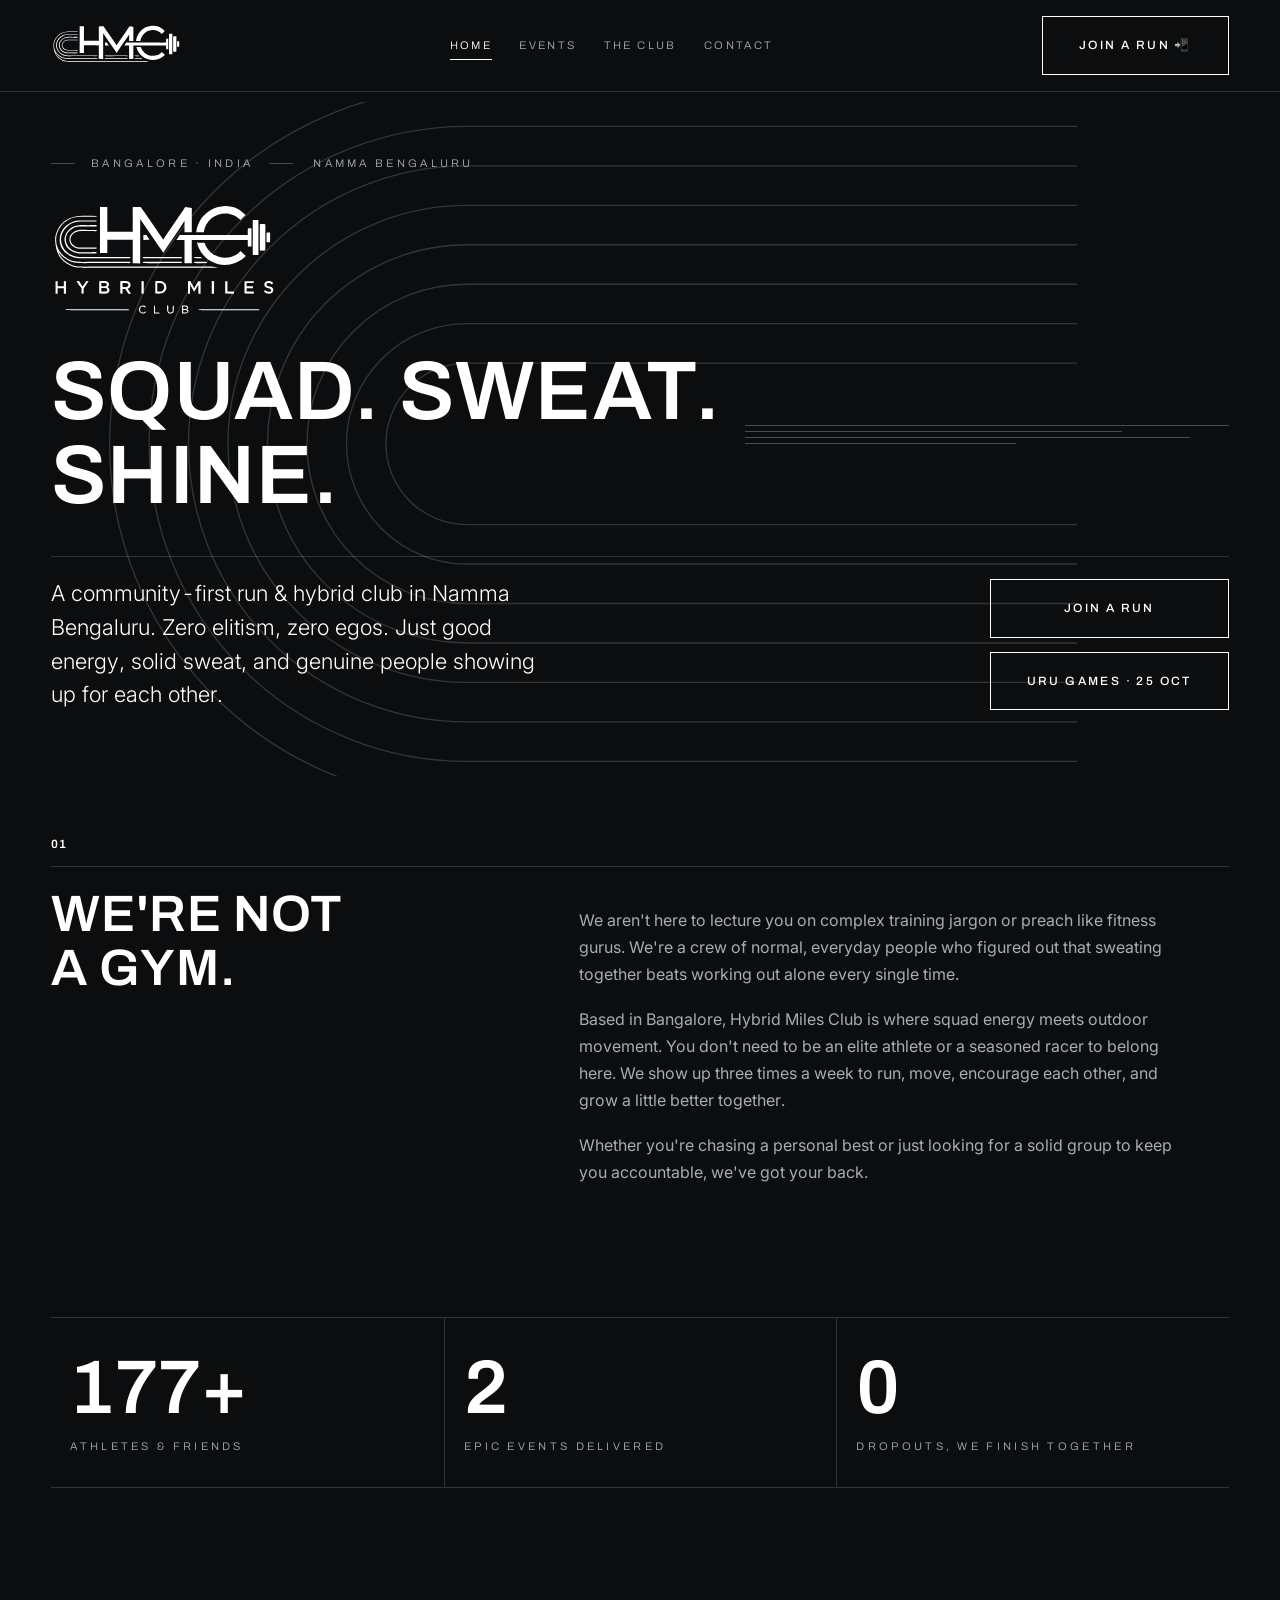
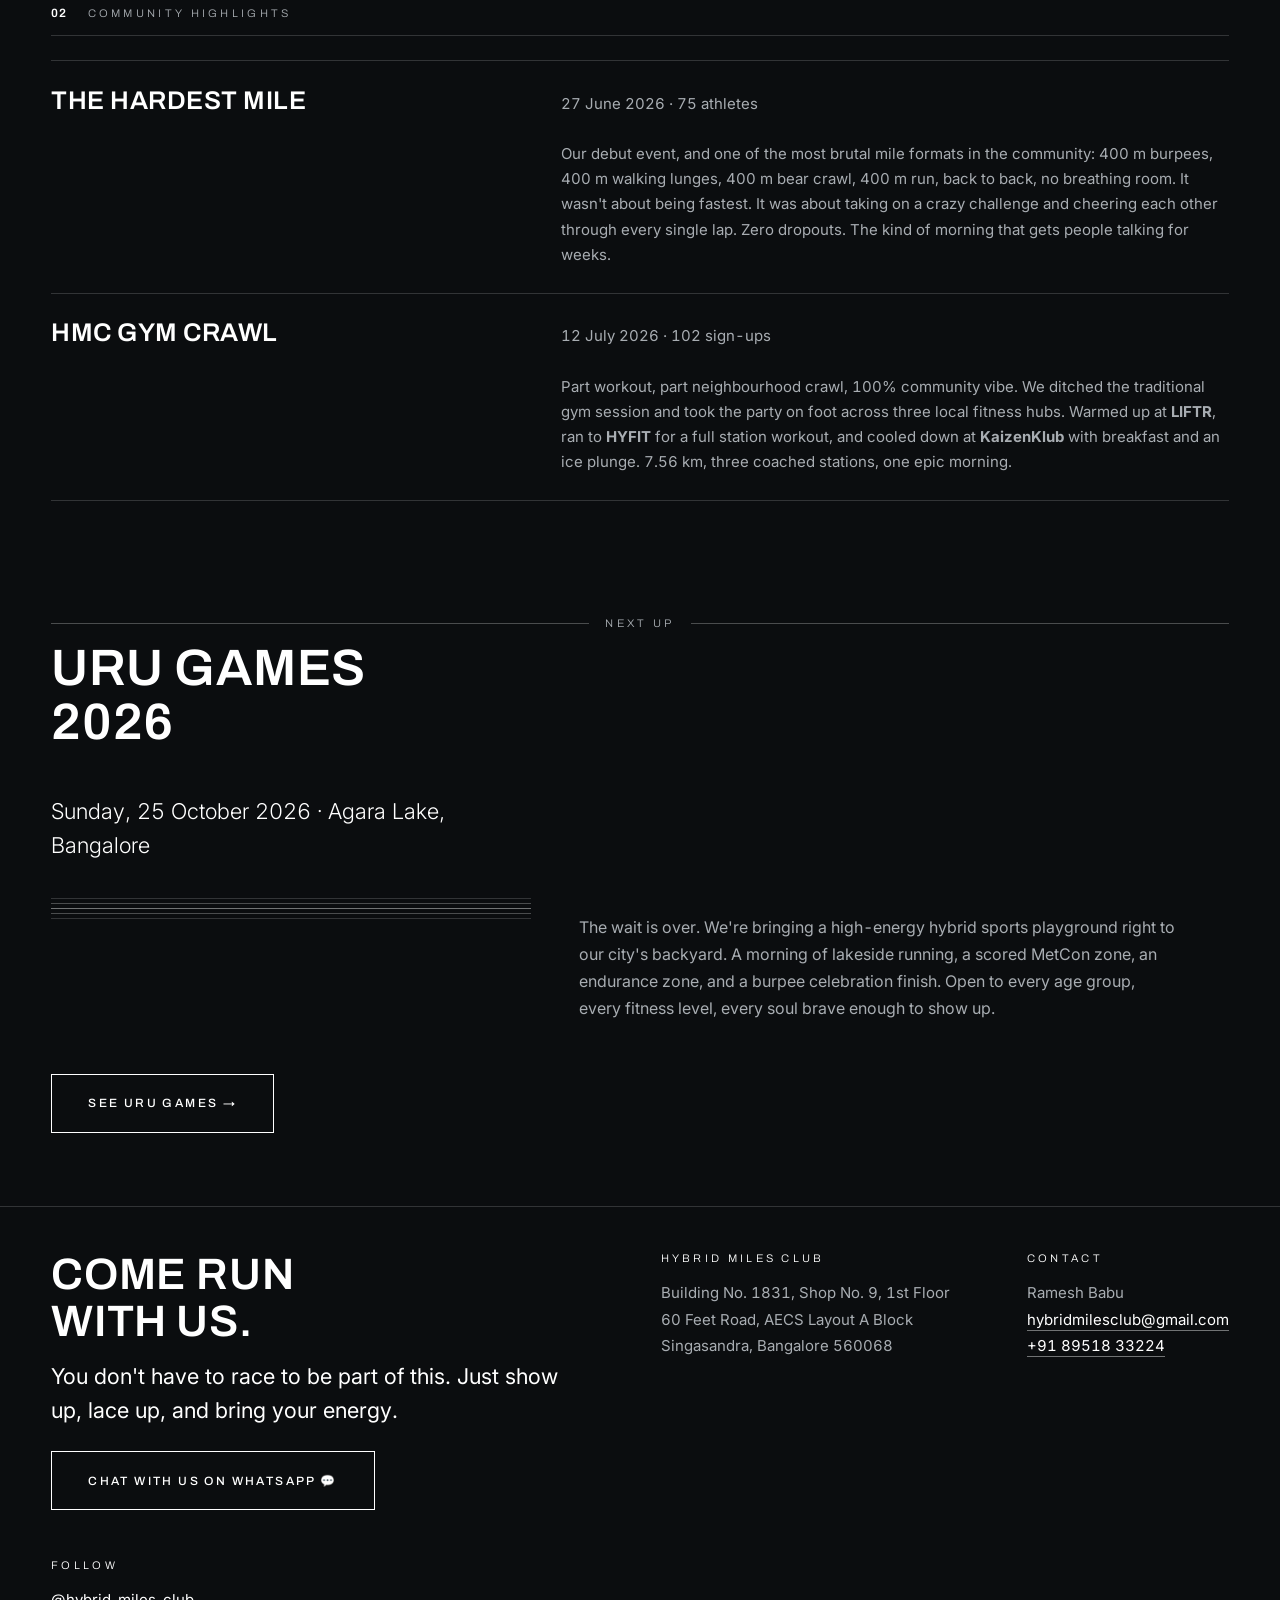
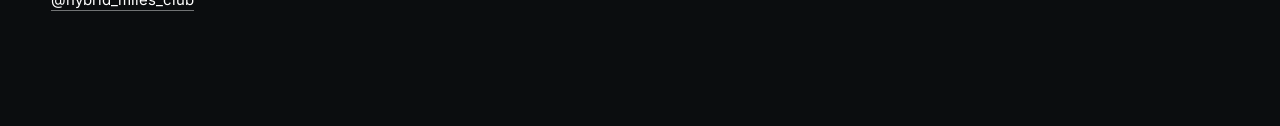
<file: index.html>
<!doctype html>
<html lang="en">
	<head>
		<meta charset="utf-8" />
		<meta name="viewport" content="width=device-width, initial-scale=1" />
		<title>Hybrid Miles Club — Squad. Sweat. Shine.</title>
		<meta
			name="description"
			content="Hybrid Miles Club is a community-first run and hybrid club in Namma Bengaluru. Three sessions a week, zero elitism. Home of URU GAMES 2026."
		/>
		<link rel="preconnect" href="https://fonts.googleapis.com" />
		<link rel="preconnect" href="https://fonts.gstatic.com" crossorigin />
		<link
			href="https://fonts.googleapis.com/css2?family=Archivo:wght@300;400;500;600;700&family=Inter:wght@300;400;500;600&family=Anton&display=swap"
			rel="stylesheet"
		/>
		<link rel="stylesheet" href="styles.css" />
	</head>
	<body>
		<a class="skip" href="#main">Skip to content</a>

		<!--
			VOICE NOTE: from here down, Home intentionally breaks one rule
			the rest of the site still follows — it uses emoji in button
			labels, and its tagline/tone is the casual "Squad. Sweat.
			Shine." voice. The old "Run. Lift. Repeat." tagline has since
			been retired site-wide; every footer (including this one) now
			shares the same "© 2026 Hybrid Miles Club · Namma Bengaluru"
			line for consistency.
		-->
		<header class="site-head">
			<div class="site-head__inner">
				<a class="brandmark" href="index.html"
					><img src="hmc-mark-white.svg" alt="Hybrid Miles Club"
				/></a>
				<nav class="nav" aria-label="Primary">
					<a href="index.html" aria-current="page">Home</a>
					<a href="events.html">Events</a>
					<a href="club.html">The Club</a>
					<a href="contact.html">Contact</a>
				</nav>
				<a
					class="btn site-head__cta"
					href="https://chat.whatsapp.com/Bzyyiye3Cej59zLRn5bAnW?mode=gi_t"
					target="_blank"
					rel="noopener"
					>Join a run 📲</a
				>
			</div>
		</header>

		<main id="main">
			<!-- ══ HERO — HMC identity, track-bend motif behind ══════ -->
			<section class="hero">
				<div class="hero__bend" data-parallax="drift" aria-hidden="true"></div>
				<div class="wrap hero__inner">
					<div class="hero__meta">
						<p class="label label--ruled">Bangalore · India</p>
						<p class="label">Namma Bengaluru</p>
					</div>

					<img
						class="hero__logo"
						src="hmc-full-white.svg"
						alt="Hybrid Miles Club"
					/>

					<div class="streakline">
						<h1 class="display">Squad. Sweat.<br />Shine.</h1>
						<div class="streaks" aria-hidden="true">
							<i></i><i></i><i></i><i></i>
						</div>
					</div>

					<div class="hero__foot">
						<p class="lede">
							A community-first run &amp; hybrid club in Namma Bengaluru. Zero
							elitism, zero egos. Just good energy, solid sweat, and genuine
							people showing up for each other.
						</p>
						<div style="display: flex; flex-direction: column; gap: 0.85rem">
							<a
								class="btn"
								href="https://chat.whatsapp.com/Bzyyiye3Cej59zLRn5bAnW?mode=gi_t"
								target="_blank"
								rel="noopener"
								>Join a run</a
							>
							<a class="btn btn--ghost" href="events.html"
								>URU Games · 25 Oct</a
							>
						</div>
					</div>
				</div>
			</section>

			<!-- ══ WHAT HMC IS ══════════════════════════════════════ -->
			<section class="section">
				<div class="wrap">
					<div class="eyebrow">
						<span class="eyebrow__num">01</span>
						<p class="label">We're not a gym</p>
					</div>

					<div class="split">
						<h2 class="display">We're not<br />a gym.</h2>
						<div class="prose">
							<p>
								We aren't here to lecture you on complex training jargon or
								preach like fitness gurus. We're a crew of normal, everyday
								people who figured out that sweating together beats working out
								alone every single time.
							</p>
							<p>
								Based in Bangalore, Hybrid Miles Club is where squad energy
								meets outdoor movement. You don't need to be an elite athlete or
								a seasoned racer to belong here. We show up three times a week
								to run, move, encourage each other, and grow a little better
								together.
							</p>
							<p>
								Whether you're chasing a personal best or just looking for a
								solid group to keep you accountable, we've got your back.
							</p>
						</div>
					</div>
				</div>
			</section>

			<!-- ══ STATS BAR ════════════════════════════════════════ -->
			<section class="section">
				<div class="wrap">
					<div class="stats stats--3">
						<div class="stat">
							<span class="stat__num">177+</span>
							<p class="label">Athletes &amp; friends</p>
						</div>
						<div class="stat">
							<span class="stat__num">2</span>
							<p class="label">Epic events delivered</p>
						</div>
						<div class="stat">
							<span class="stat__num">0</span>
							<p class="label">Dropouts, we finish together</p>
						</div>
					</div>
				</div>
			</section>

			<!-- ══ PAST EVENTS — verified facts, new voice ═══════════
			     Dates/numbers below are the confirmed real ones (27 June
			     2026 · 75 athletes; 12 July 2026 · 102 sign-ups). An
			     earlier draft of this section carried fabricated 2024
			     dates and an invented partner club — corrected here.
			     ═══════════════════════════════════════════════════ -->
			<section class="section">
				<div class="wrap">
					<div class="eyebrow">
						<span class="eyebrow__num">02</span>
						<p class="label">Community highlights</p>
					</div>

					<div class="roster">
						<div class="person">
							<h2 class="person__name">The Hardest Mile</h2>
							<p class="person__note">
								27 June 2026 · 75 athletes<br /><br />
								Our debut event, and one of the most brutal mile formats in the
								community: 400&nbsp;m burpees, 400&nbsp;m walking lunges,
								400&nbsp;m bear crawl, 400&nbsp;m run, back to back, no
								breathing room. It wasn't about being fastest. It was about
								taking on a crazy challenge and cheering each other through
								every single lap. Zero dropouts. The kind of morning that gets
								people talking for weeks.
							</p>
						</div>
						<div class="person">
							<h2 class="person__name">HMC Gym Crawl</h2>
							<p class="person__note">
								12 July 2026 · 102 sign-ups<br /><br />
								Part workout, part neighbourhood crawl, 100% community vibe. We
								ditched the traditional gym session and took the party on foot
								across three local fitness hubs. Warmed up at
								<strong>LIFTR</strong>, ran to <strong>HYFIT</strong> for a full
								station workout, and cooled down at
								<strong>KaizenKlub</strong> with breakfast and an ice plunge.
								7.56&nbsp;km, three coached stations, one epic morning.
							</p>
						</div>
					</div>
				</div>
			</section>

			<!-- ══ UPCOMING: URU GAMES 2026 ═══════════════════════════ -->
			<section class="section">
				<div class="wrap">
					<p class="label label--ruled">Next up</p>

					<h2 class="display mt-l">URU Games<br />2026</h2>

					<p class="lede" style="margin-top: 1.25rem">
						Sunday, 25 October 2026 · Agara Lake, Bangalore
					</p>

					<div class="split mt-l">
						<div class="rules" aria-hidden="true">
							<i></i><i></i><i></i><i></i><i></i>
						</div>
						<div class="prose">
							<p>
								The wait is over. We're bringing a high-energy hybrid sports
								playground right to our city's backyard. A morning of lakeside
								running, a scored MetCon zone, an endurance zone, and a burpee
								celebration finish. Open to every age group, every fitness
								level, every soul brave enough to show up.
							</p>
						</div>
					</div>

					<p class="mt-l">
						<a class="btn" href="events.html">See URU Games →</a>
					</p>
				</div>
			</section>
		</main>

		<!-- ══ FOOTER — "Come run with us" ════════════════════════
		     New Home-only footer voice. Real contact facts (address,
		     phone, email, Instagram) are kept — the blueprint's version
		     dropped them, which read as an oversight rather than a
		     deliberate instruction to remove real business info.
		     ═══════════════════════════════════════════════════════ -->
		<footer class="site-foot">
			<div class="wrap">
				<div class="site-foot__inner">
					<div>
						<h2 class="display" style="font-size: clamp(1.75rem, 4vw, 2.75rem)">
							Come run<br />with us.
						</h2>
						<p class="lede" style="margin-top: 1rem; font-weight: 400">
							You don't have to race to be part of this. Just show up, lace up,
							and bring your energy.
						</p>
						<p style="margin-top: 1.5rem">
							<a
								class="btn"
								href="https://chat.whatsapp.com/Bzyyiye3Cej59zLRn5bAnW?mode=gi_t"
								target="_blank"
								rel="noopener"
								>Chat with us on WhatsApp 💬</a
							>
						</p>
					</div>
					<div>
						<p class="label">Hybrid Miles Club</p>
						<address>
							Building No. 1831, Shop No. 9, 1st Floor<br />
							60 Feet Road, AECS Layout A Block<br />
							Singasandra, Bangalore 560068
						</address>
					</div>
					<div>
						<p class="label">Contact</p>
						<address>
							Ramesh Babu<br />
							<a class="textlink" href="mailto:hybridmilesclub@gmail.com"
								>hybridmilesclub@gmail.com</a
							><br />
							<a class="textlink" href="tel:+918951833224">+91 89518 33224</a>
						</address>
					</div>
					<div>
						<p class="label">Follow</p>
						<address>
							<a
								class="textlink"
								href="https://www.instagram.com/hybrid_miles_club/"
								rel="noopener"
								>@hybrid_miles_club</a
							>
						</address>
					</div>
				</div>
				<p class="label" style="margin-top: 2.5rem">
					© 2026 Hybrid Miles Club · Namma Bengaluru ·
					<a class="textlink" href="terms.html">Terms &amp; Conditions</a>
				</p>
			</div>
		</footer>
		<script src="reveal.js" defer></script>
		<script src="parallax.js" defer></script>
	</body>
</html>
</file>
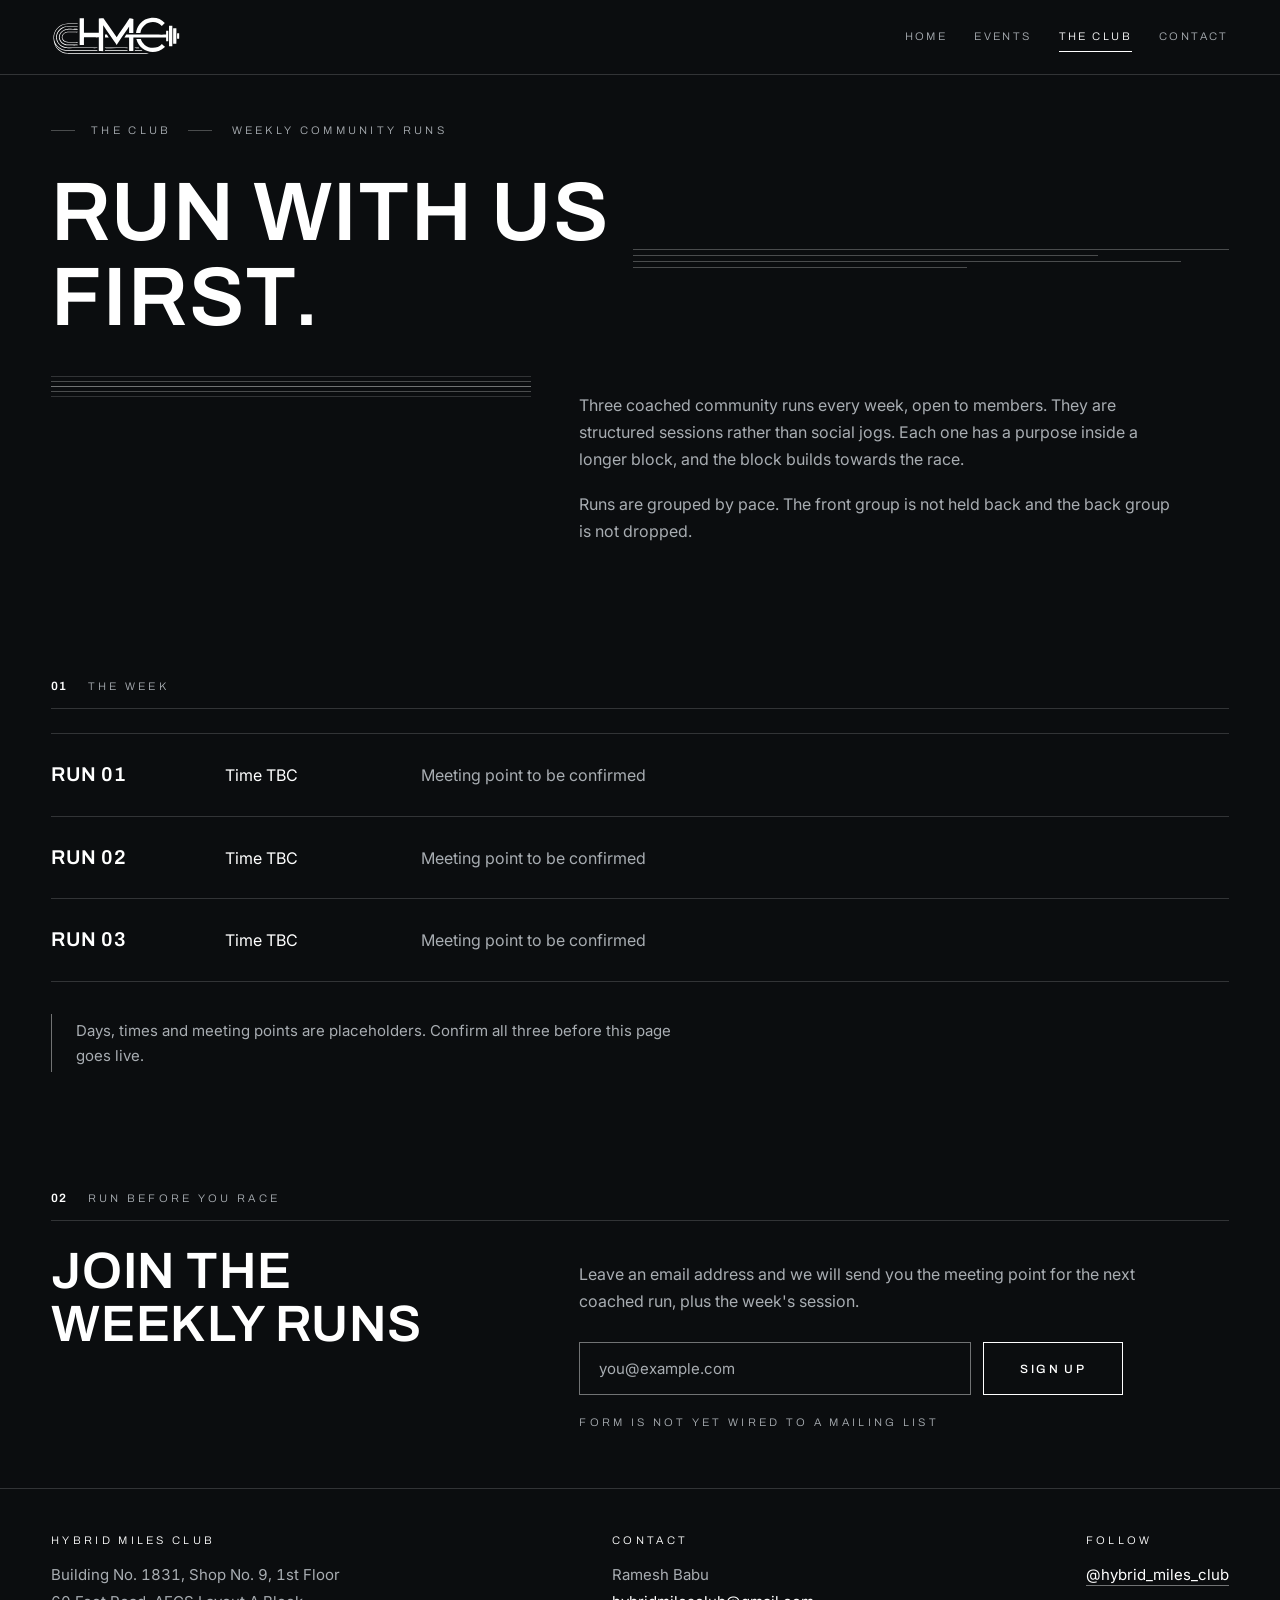
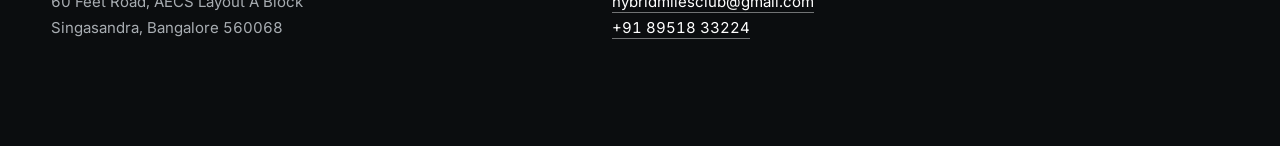
<file: club.html>
<!doctype html>
<html lang="en">
	<head>
		<meta charset="utf-8" />
		<meta name="viewport" content="width=device-width, initial-scale=1" />
		<title>The Club — Hybrid Miles Club</title>
		<meta name="description" content="Three coached community runs a week with Hybrid Miles Club, Singasandra, Bangalore. Run with us before you race." />
		<link rel="preconnect" href="https://fonts.googleapis.com" />
		<link rel="preconnect" href="https://fonts.gstatic.com" crossorigin />
		<link href="https://fonts.googleapis.com/css2?family=Archivo:wght@300;400;500;600;700&family=Inter:wght@300;400;500;600&family=Anton&display=swap" rel="stylesheet" />
		<link rel="stylesheet" href="styles.css" />
	</head>
	<body>
		<a class="skip" href="#main">Skip to content</a>

		<header class="site-head">
			<div class="site-head__inner">
				<a class="brandmark" href="index.html"
					><img src="hmc-mark-white.svg" alt="Hybrid Miles Club"
				/></a>
				<nav class="nav" aria-label="Primary">
					<a href="index.html">Home</a>
					<a href="events.html">Events</a>
					<a href="club.html" aria-current="page">The Club</a>
					<a href="contact.html">Contact</a>
				</nav>
			</div>
		</header>

		<main id="main">
			<section class="section" style="padding-top: clamp(1.75rem, 4vw, 3rem)">
				<div class="wrap">
					<div class="hero__meta">
						<p class="label label--ruled">The Club</p>
						<p class="label">Weekly community runs</p>
					</div>

					<div class="streakline">
						<h1 class="display">Run with us<br />first.</h1>
						<div class="streaks" aria-hidden="true"><i></i><i></i><i></i><i></i></div>
					</div>

					<div class="split mt-l">
						<div class="rules" aria-hidden="true">
							<i></i><i></i><i></i><i></i><i></i>
						</div>
						<div class="prose">
							<p>
								Three coached community runs every week, open to members. They
								are structured sessions rather than social jogs. Each one has a
								purpose inside a longer block, and the block builds towards the
								race.
							</p>
							<p>
								Runs are grouped by pace. The front group is not held back and
								the back group is not dropped.
							</p>
						</div>
					</div>
				</div>
			</section>

			<section class="section">
				<div class="wrap">
					<div class="eyebrow">
						<span class="eyebrow__num">01</span>
						<p class="label">The week</p>
					</div>

					<div class="runs">
						<div class="run">
							<p class="run__day">Run 01</p>
							<p class="run__time">Time TBC</p>
							<p class="run__where">Meeting point to be confirmed</p>
						</div>
						<div class="run">
							<p class="run__day">Run 02</p>
							<p class="run__time">Time TBC</p>
							<p class="run__where">Meeting point to be confirmed</p>
						</div>
						<div class="run">
							<p class="run__day">Run 03</p>
							<p class="run__time">Time TBC</p>
							<p class="run__where">Meeting point to be confirmed</p>
						</div>
					</div>

					<p class="note">
						Days, times and meeting points are placeholders. Confirm all three
						before this page goes live.
					</p>
				</div>
			</section>

			<section class="section">
				<div class="wrap">
					<div class="eyebrow">
						<span class="eyebrow__num">02</span>
						<p class="label">Run before you race</p>
					</div>

					<div class="split">
						<h2 class="display">Join the<br />weekly runs</h2>
						<div>
							<p class="prose">
								Leave an email address and we will send you the meeting point for
								the next coached run, plus the week's session.
							</p>
							<form class="signup" onsubmit="return false">
								<label class="skip" for="email">Email address</label>
								<input id="email" type="email" name="email"
									placeholder="you@example.com" autocomplete="email" required />
								<button class="btn" type="submit">Sign up</button>
							</form>
							<p class="label" style="margin-top: 1.25rem">
								Form is not yet wired to a mailing list
							</p>
						</div>
					</div>
				</div>
			</section>
		</main>

		<footer class="site-foot">
			<div class="wrap site-foot__inner">
				<div>
					<p class="label">Hybrid Miles Club</p>
					<address>
						Building No. 1831, Shop No. 9, 1st Floor<br />
						60 Feet Road, AECS Layout A Block<br />
						Singasandra, Bangalore 560068
					</address>
				</div>
				<div>
					<p class="label">Contact</p>
					<address>
						Ramesh Babu<br />
						<a class="textlink" href="mailto:hybridmilesclub@gmail.com"
							>hybridmilesclub@gmail.com</a
						><br />
						<a class="textlink" href="tel:+918951833224">+91 89518 33224</a>
					</address>
				</div>
				<div>
					<p class="label">Follow</p>
					<address>
						<a class="textlink" href="https://www.instagram.com/hybrid_miles_club/"
							rel="noopener">@hybrid_miles_club</a>
					</address>
				</div>
				<p class="label">
					© 2026 Hybrid Miles Club · Namma Bengaluru ·
					<a class="textlink" href="terms.html">Terms &amp; Conditions</a>
				</p>
			</div>
		</footer>
		<script src="reveal.js" defer></script>
	</body>
</html>
</file>
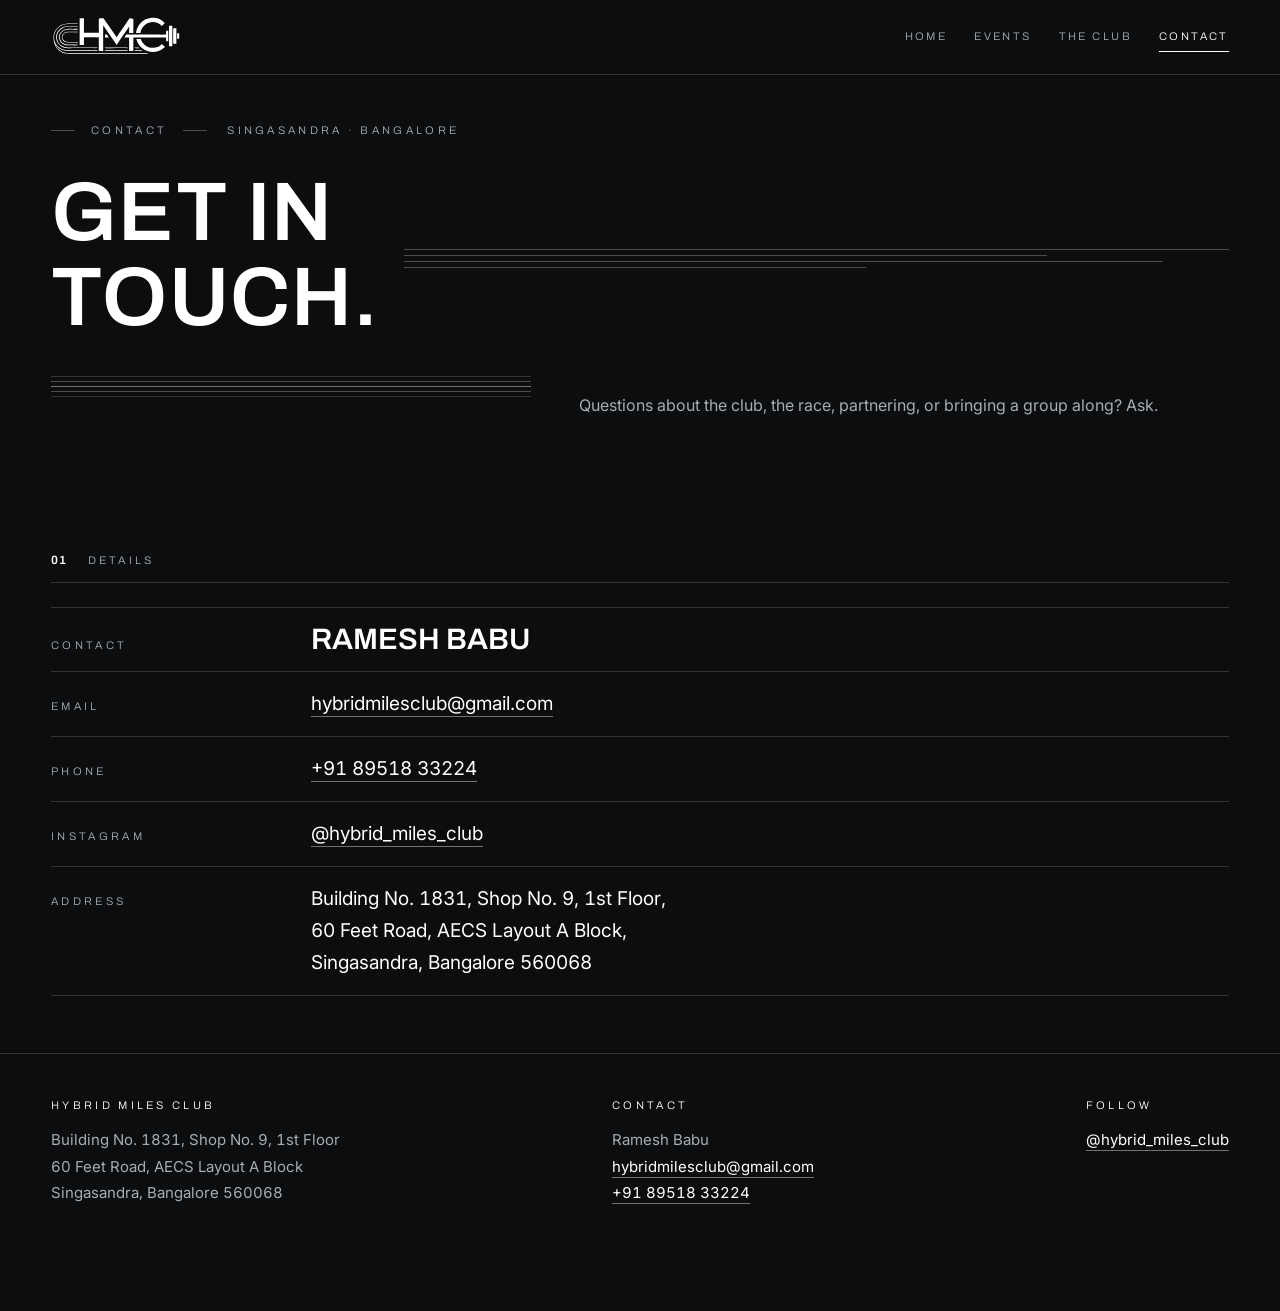
<file: contact.html>
<!doctype html>
<html lang="en">
	<head>
		<meta charset="utf-8" />
		<meta name="viewport" content="width=device-width, initial-scale=1" />
		<title>Contact — Hybrid Miles Club</title>
		<meta name="description" content="Get in touch with Hybrid Miles Club, Singasandra, Bangalore. hybridmilesclub@gmail.com and +91 89518 33224." />
		<link rel="preconnect" href="https://fonts.googleapis.com" />
		<link rel="preconnect" href="https://fonts.gstatic.com" crossorigin />
		<link href="https://fonts.googleapis.com/css2?family=Archivo:wght@300;400;500;600;700&family=Inter:wght@300;400;500;600&family=Anton&display=swap" rel="stylesheet" />
		<link rel="stylesheet" href="styles.css" />
	</head>
	<body>
		<a class="skip" href="#main">Skip to content</a>

		<header class="site-head">
			<div class="site-head__inner">
				<a class="brandmark" href="index.html"
					><img src="hmc-mark-white.svg" alt="Hybrid Miles Club"
				/></a>
				<nav class="nav" aria-label="Primary">
					<a href="index.html">Home</a>
					<a href="events.html">Events</a>
					<a href="club.html">The Club</a>
					<a href="contact.html" aria-current="page">Contact</a>
				</nav>
			</div>
		</header>

		<main id="main">
			<section class="section" style="padding-top: clamp(1.75rem, 4vw, 3rem)">
				<div class="wrap">
					<div class="hero__meta">
						<p class="label label--ruled">Contact</p>
						<p class="label">Singasandra · Bangalore</p>
					</div>

					<div class="streakline">
						<h1 class="display">Get in<br />touch.</h1>
						<div class="streaks" aria-hidden="true"><i></i><i></i><i></i><i></i></div>
					</div>

					<div class="split mt-l">
						<div class="rules" aria-hidden="true">
							<i></i><i></i><i></i><i></i><i></i>
						</div>
						<div class="prose">
							<p>
								Questions about the club, the race, partnering, or bringing a
								group along? Ask.
							</p>
						</div>
					</div>
				</div>
			</section>

			<section class="section">
				<div class="wrap">
					<div class="eyebrow">
						<span class="eyebrow__num">01</span>
						<p class="label">Details</p>
					</div>

					<dl class="facts">
						<div class="fact">
							<dt class="label">Contact</dt>
							<dd class="fact__val fact__val--big">Ramesh Babu</dd>
						</div>
						<div class="fact">
							<dt class="label">Email</dt>
							<dd class="fact__val">
								<a class="textlink" href="mailto:hybridmilesclub@gmail.com"
									>hybridmilesclub@gmail.com</a>
							</dd>
						</div>
						<div class="fact">
							<dt class="label">Phone</dt>
							<dd class="fact__val">
								<a class="textlink" href="tel:+918951833224">+91 89518 33224</a>
							</dd>
						</div>
						<div class="fact">
							<dt class="label">Instagram</dt>
							<dd class="fact__val">
								<a class="textlink"
									href="https://www.instagram.com/hybrid_miles_club/"
									rel="noopener">@hybrid_miles_club</a>
							</dd>
						</div>
						<div class="fact">
							<dt class="label">Address</dt>
							<dd class="fact__val">
								Building No. 1831, Shop No. 9, 1st Floor,<br />
								60 Feet Road, AECS Layout A Block,<br />
								Singasandra, Bangalore 560068
							</dd>
						</div>
					</dl>
				</div>
			</section>
		</main>

		<footer class="site-foot">
			<div class="wrap site-foot__inner">
				<div>
					<p class="label">Hybrid Miles Club</p>
					<address>
						Building No. 1831, Shop No. 9, 1st Floor<br />
						60 Feet Road, AECS Layout A Block<br />
						Singasandra, Bangalore 560068
					</address>
				</div>
				<div>
					<p class="label">Contact</p>
					<address>
						Ramesh Babu<br />
						<a class="textlink" href="mailto:hybridmilesclub@gmail.com"
							>hybridmilesclub@gmail.com</a
						><br />
						<a class="textlink" href="tel:+918951833224">+91 89518 33224</a>
					</address>
				</div>
				<div>
					<p class="label">Follow</p>
					<address>
						<a class="textlink" href="https://www.instagram.com/hybrid_miles_club/"
							rel="noopener">@hybrid_miles_club</a>
					</address>
				</div>
				<p class="label">
					© 2026 Hybrid Miles Club · Namma Bengaluru ·
					<a class="textlink" href="terms.html">Terms &amp; Conditions</a>
				</p>
			</div>
		</footer>
		<script src="reveal.js" defer></script>
	</body>
</html>
</file>
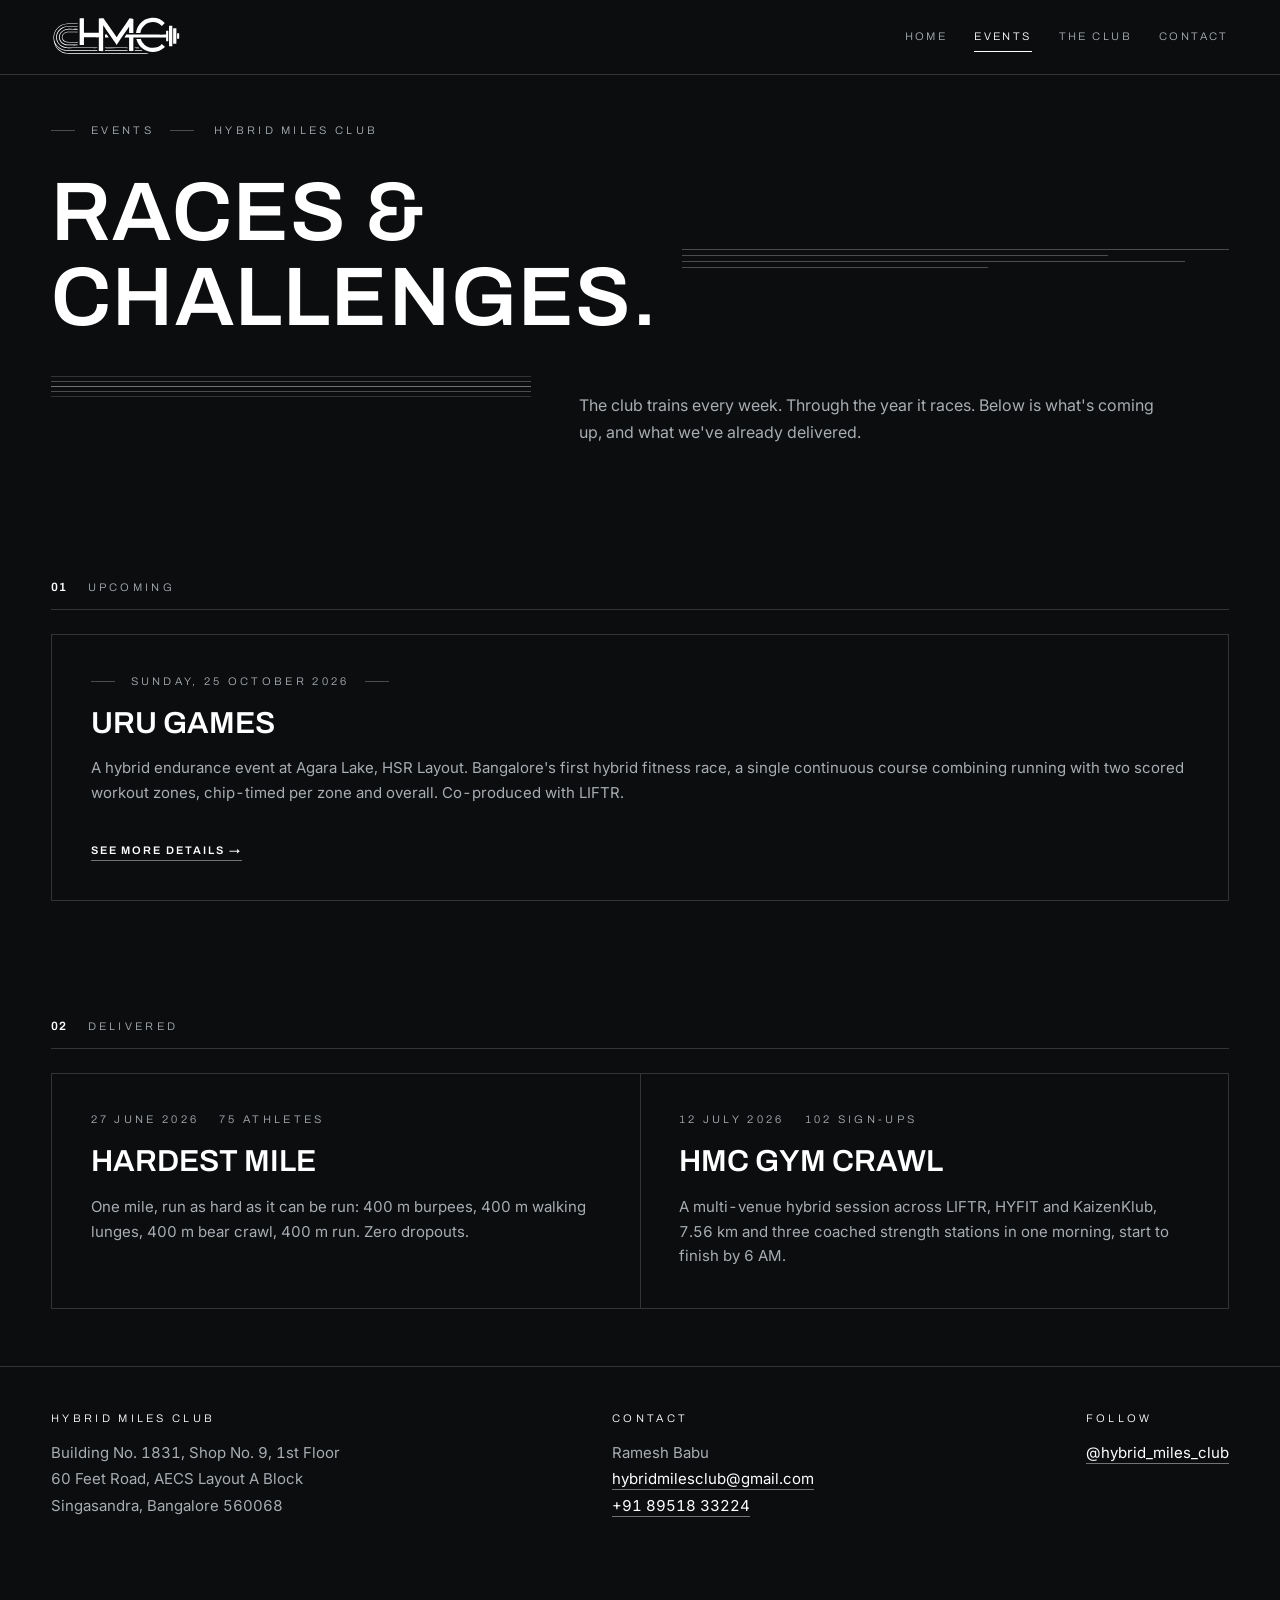
<file: events.html>
<!doctype html>
<html lang="en">
	<head>
		<meta charset="utf-8" />
		<meta name="viewport" content="width=device-width, initial-scale=1" />
		<title>Events — Hybrid Miles Club</title>
		<meta
			name="description"
			content="Events from Hybrid Miles Club, Bangalore: the upcoming URU GAMES, plus Hardest Mile and HMC Gym Crawl, delivered so far."
		/>
		<link rel="preconnect" href="https://fonts.googleapis.com" />
		<link rel="preconnect" href="https://fonts.gstatic.com" crossorigin />
		<link
			href="https://fonts.googleapis.com/css2?family=Archivo:wght@300;400;500;600;700&family=Inter:wght@300;400;500;600&family=Anton&display=swap"
			rel="stylesheet"
		/>
		<link rel="stylesheet" href="styles.css" />
	</head>
	<body>
		<a class="skip" href="#main">Skip to content</a>

		<header class="site-head">
			<div class="site-head__inner">
				<a class="brandmark" href="index.html"
					><img src="hmc-mark-white.svg" alt="Hybrid Miles Club"
				/></a>
				<nav class="nav" aria-label="Primary">
					<a href="index.html">Home</a>
					<a href="events.html" aria-current="page">Events</a>
					<a href="club.html">The Club</a>
					<a href="contact.html">Contact</a>
				</nav>
			</div>
		</header>

		<main id="main">
			<section class="section" style="padding-top: clamp(1.75rem, 4vw, 3rem)">
				<div class="wrap">
					<div class="hero__meta">
						<p class="label label--ruled">Events</p>
						<p class="label">Hybrid Miles Club</p>
					</div>

					<div class="streakline">
						<h1 class="display">Races &amp;<br />challenges.</h1>
						<div class="streaks" aria-hidden="true">
							<i></i><i></i><i></i><i></i>
						</div>
					</div>

					<div class="split mt-l">
						<div class="rules" aria-hidden="true">
							<i></i><i></i><i></i><i></i><i></i>
						</div>
						<div class="prose">
							<p>
								The club trains every week. Through the year it races. Below is
								what's coming up, and what we've already delivered.
							</p>
						</div>
					</div>
				</div>
			</section>

			<!-- ── Upcoming ───────────────────────────────────────── -->
			<section class="section">
				<div class="wrap">
					<div class="eyebrow">
						<span class="eyebrow__num">01</span>
						<p class="label">Upcoming</p>
					</div>

					<div class="event-cards">
						<div class="event-card">
							<div class="event-card__meta">
								<p class="label label--ruled">Sunday, 25 October 2026</p>
							</div>
							<h2 class="event-card__name">URU Games</h2>
							<p class="event-card__body">
								A hybrid endurance event at Agara Lake, HSR Layout. Bangalore's
								first hybrid fitness race, a single continuous course
								combining running with two scored workout zones, chip-timed
								per zone and overall. Co-produced with LIFTR.
							</p>
							<div class="event-card__spacer"></div>
							<a class="event-card__link" href="uru-games.html"
								>See more details →</a
							>
						</div>
					</div>
				</div>
			</section>

			<!-- ── Delivered ──────────────────────────────────────── -->
			<section class="section">
				<div class="wrap">
					<div class="eyebrow">
						<span class="eyebrow__num">02</span>
						<p class="label">Delivered</p>
					</div>

					<div class="event-cards">
						<div class="event-card">
							<div class="event-card__meta">
								<p class="label">27 June 2026</p>
								<p class="label">75 athletes</p>
							</div>
							<h2 class="event-card__name">Hardest Mile</h2>
							<p class="event-card__body">
								One mile, run as hard as it can be run: 400&nbsp;m burpees,
								400&nbsp;m walking lunges, 400&nbsp;m bear crawl, 400&nbsp;m
								run. Zero dropouts.
							</p>
						</div>
						<div class="event-card">
							<div class="event-card__meta">
								<p class="label">12 July 2026</p>
								<p class="label">102 sign-ups</p>
							</div>
							<h2 class="event-card__name">HMC Gym Crawl</h2>
							<p class="event-card__body">
								A multi-venue hybrid session across LIFTR, HYFIT and
								KaizenKlub, 7.56&nbsp;km and three coached strength stations
								in one morning, start to finish by 6&nbsp;AM.
							</p>
						</div>
					</div>
				</div>
			</section>
		</main>

		<footer class="site-foot">
			<div class="wrap site-foot__inner">
				<div>
					<p class="label">Hybrid Miles Club</p>
					<address>
						Building No. 1831, Shop No. 9, 1st Floor<br />
						60 Feet Road, AECS Layout A Block<br />
						Singasandra, Bangalore 560068
					</address>
				</div>
				<div>
					<p class="label">Contact</p>
					<address>
						Ramesh Babu<br />
						<a class="textlink" href="mailto:hybridmilesclub@gmail.com"
							>hybridmilesclub@gmail.com</a
						><br />
						<a class="textlink" href="tel:+918951833224">+91 89518 33224</a>
					</address>
				</div>
				<div>
					<p class="label">Follow</p>
					<address>
						<a
							class="textlink"
							href="https://www.instagram.com/hybrid_miles_club/"
							rel="noopener"
							>@hybrid_miles_club</a
						>
					</address>
				</div>
				<p class="label">
					© 2026 Hybrid Miles Club · Namma Bengaluru ·
					<a class="textlink" href="terms.html">Terms &amp; Conditions</a>
				</p>
			</div>
		</footer>
		<script src="reveal.js" defer></script>
	</body>
</html>
</file>
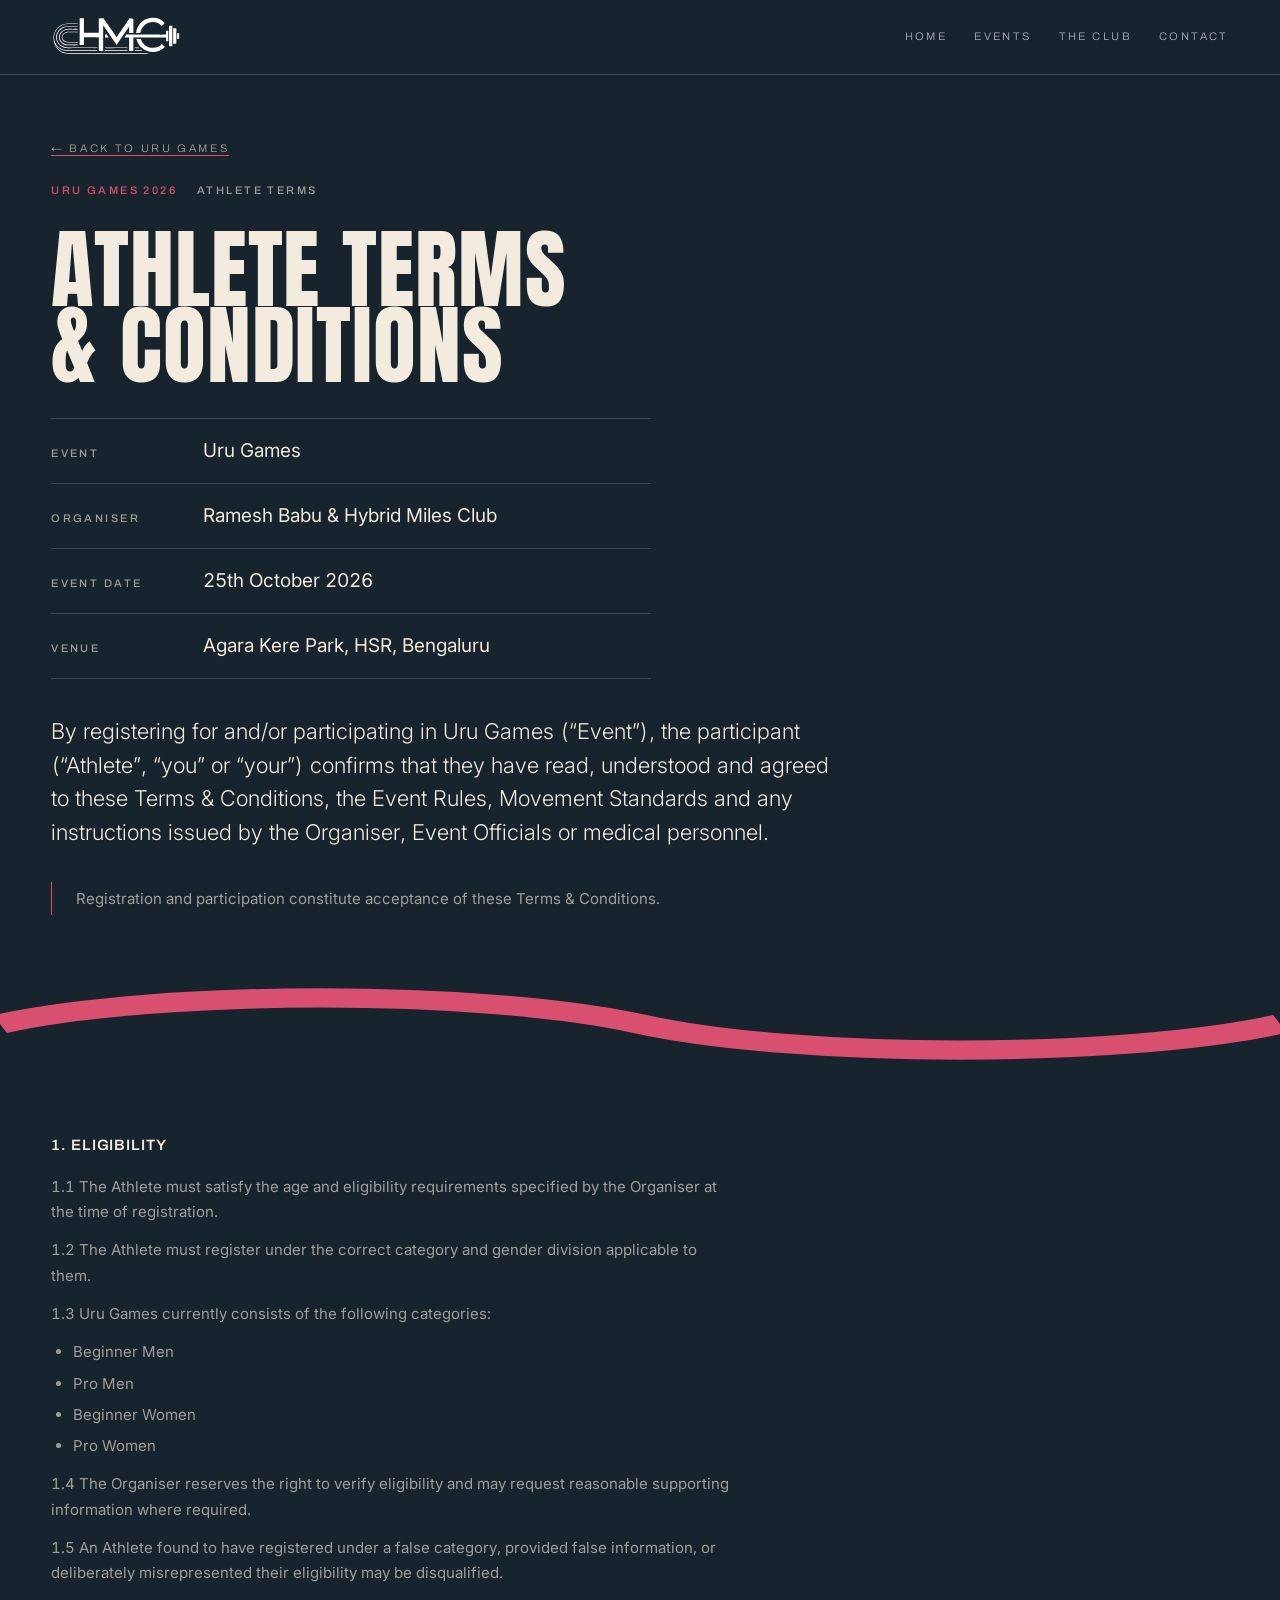
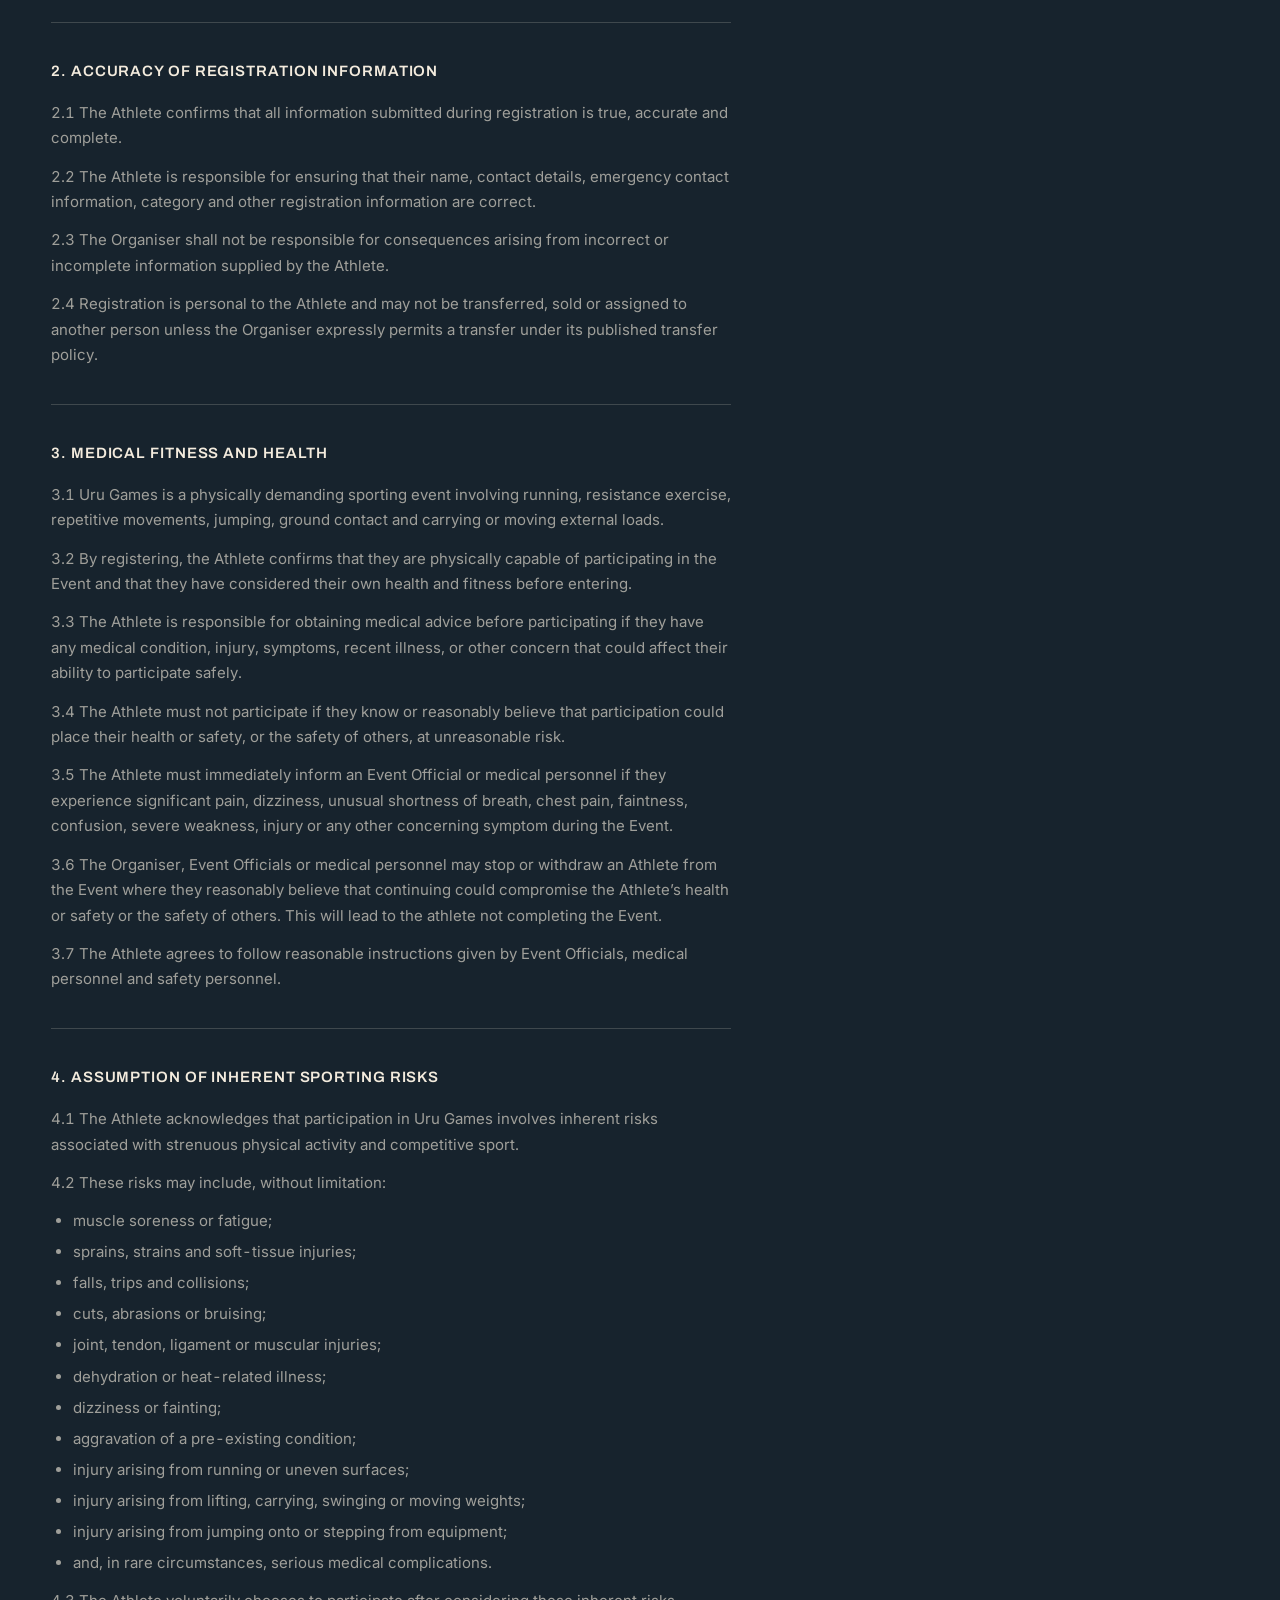
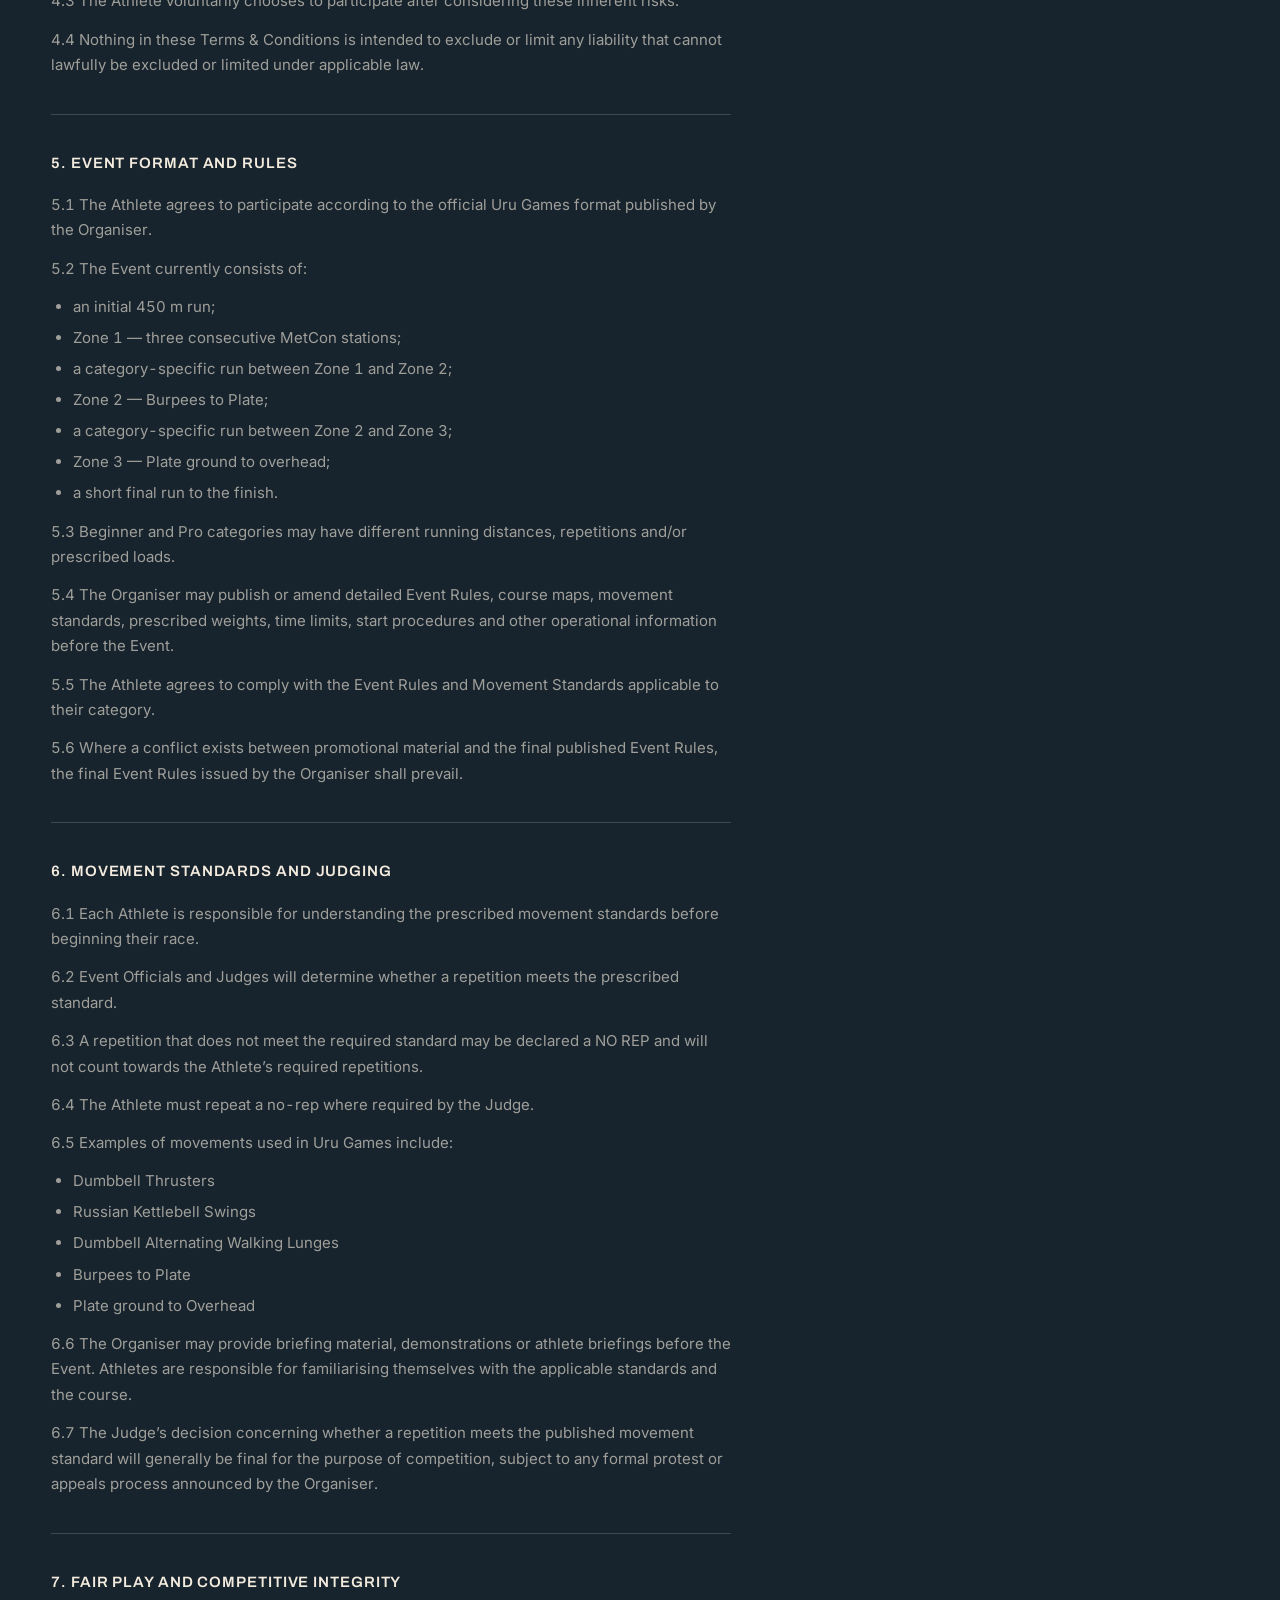
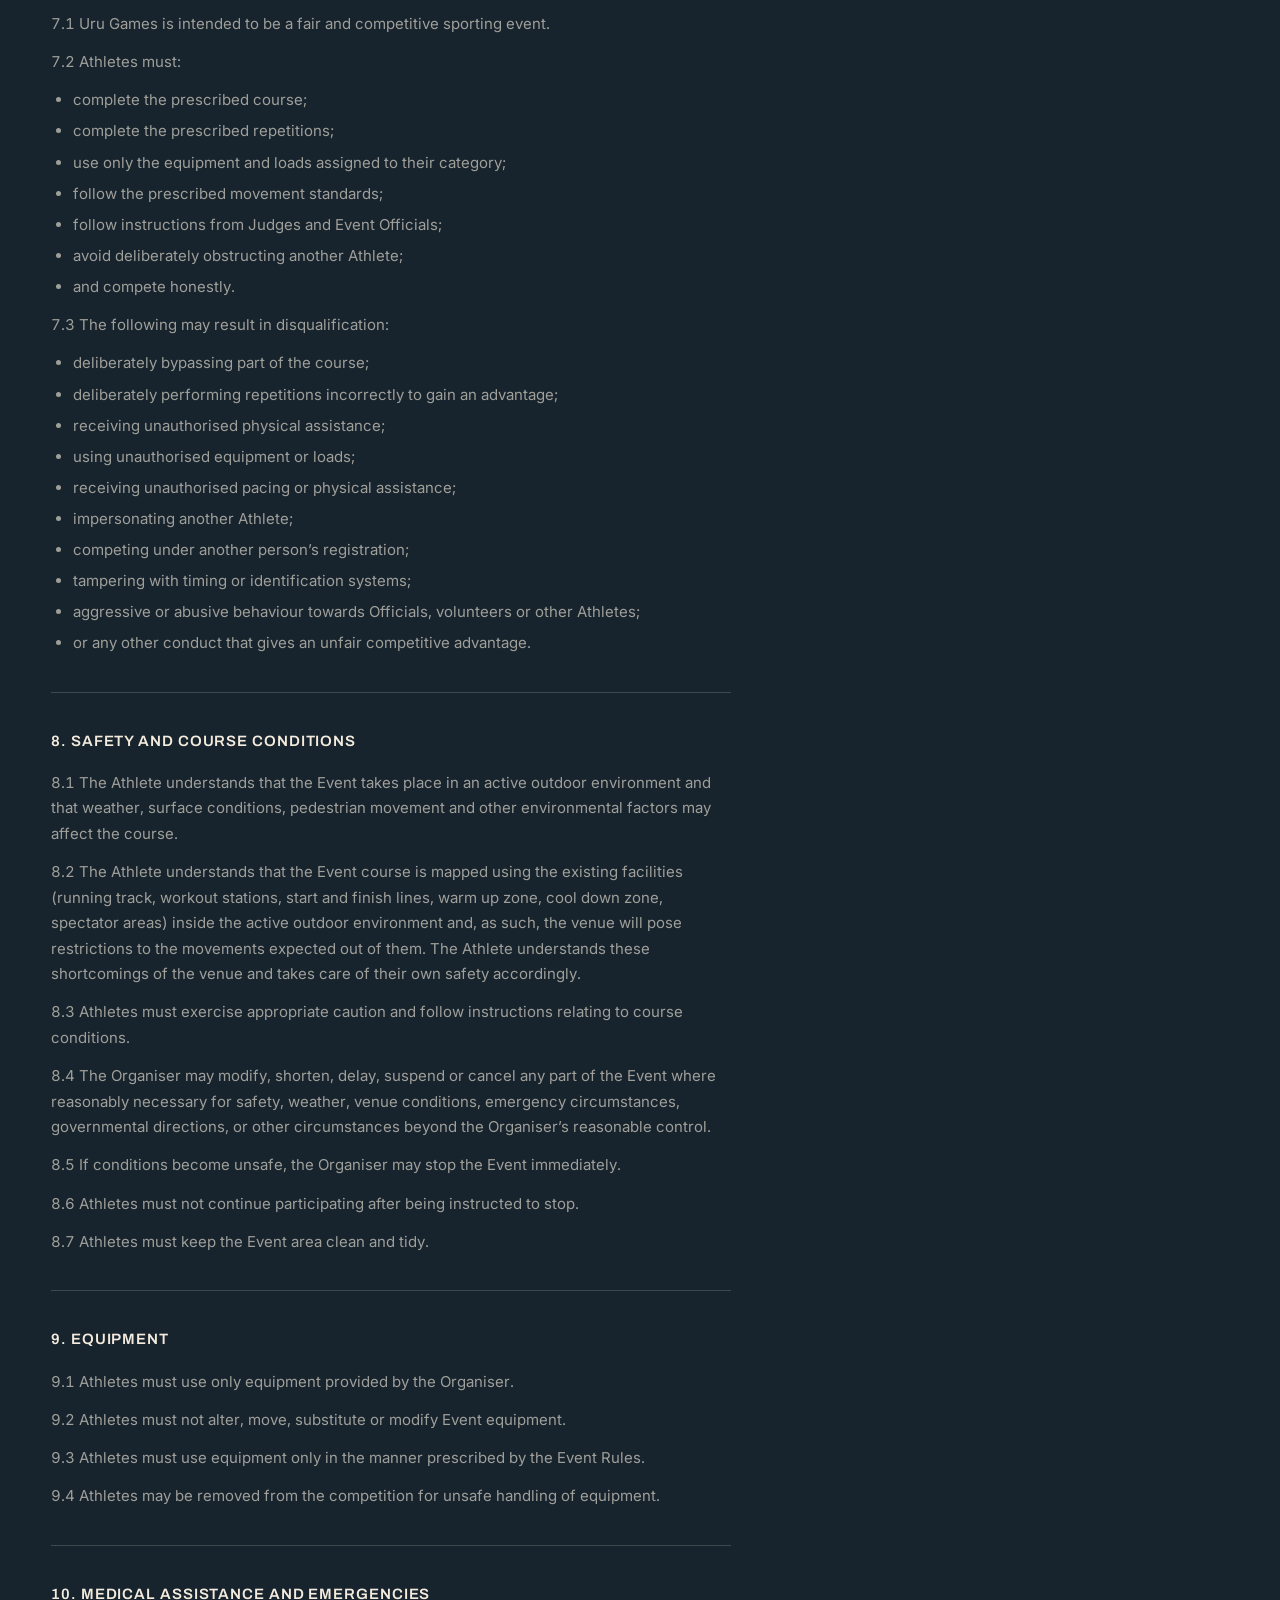
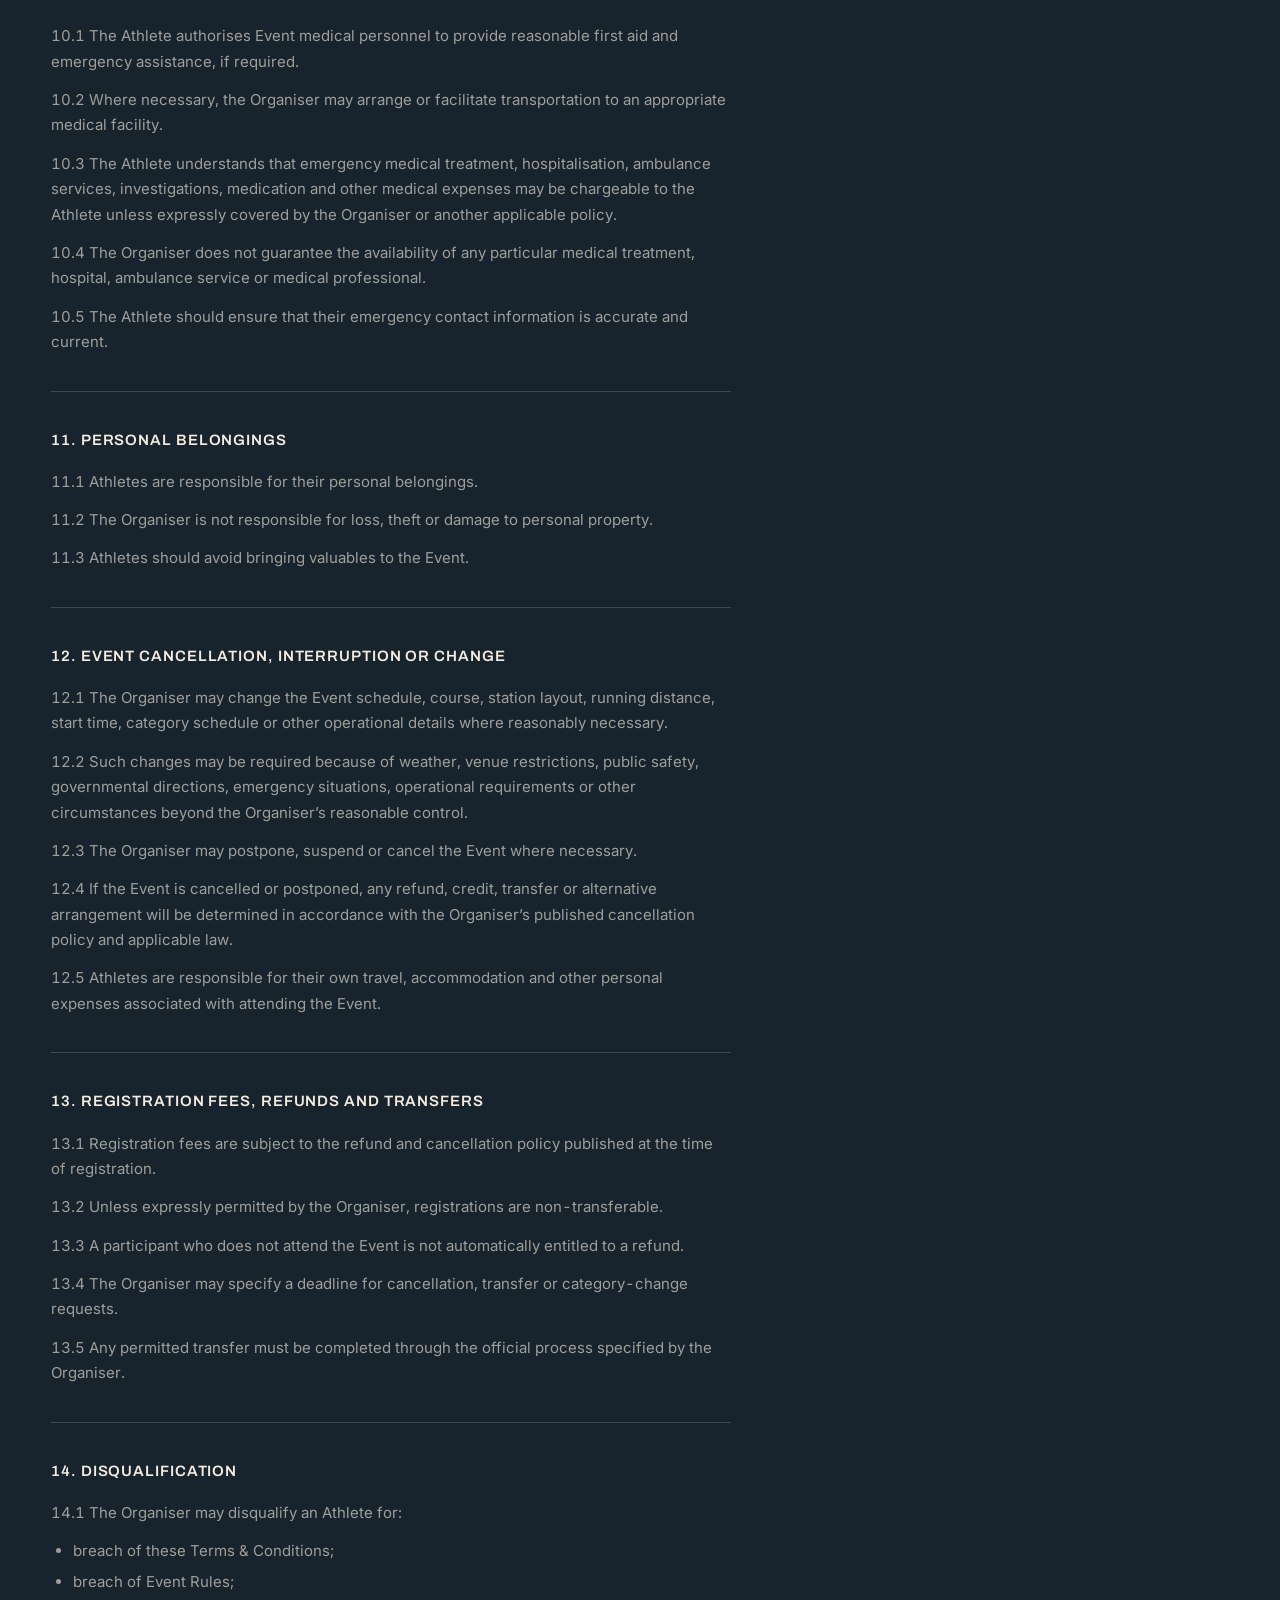
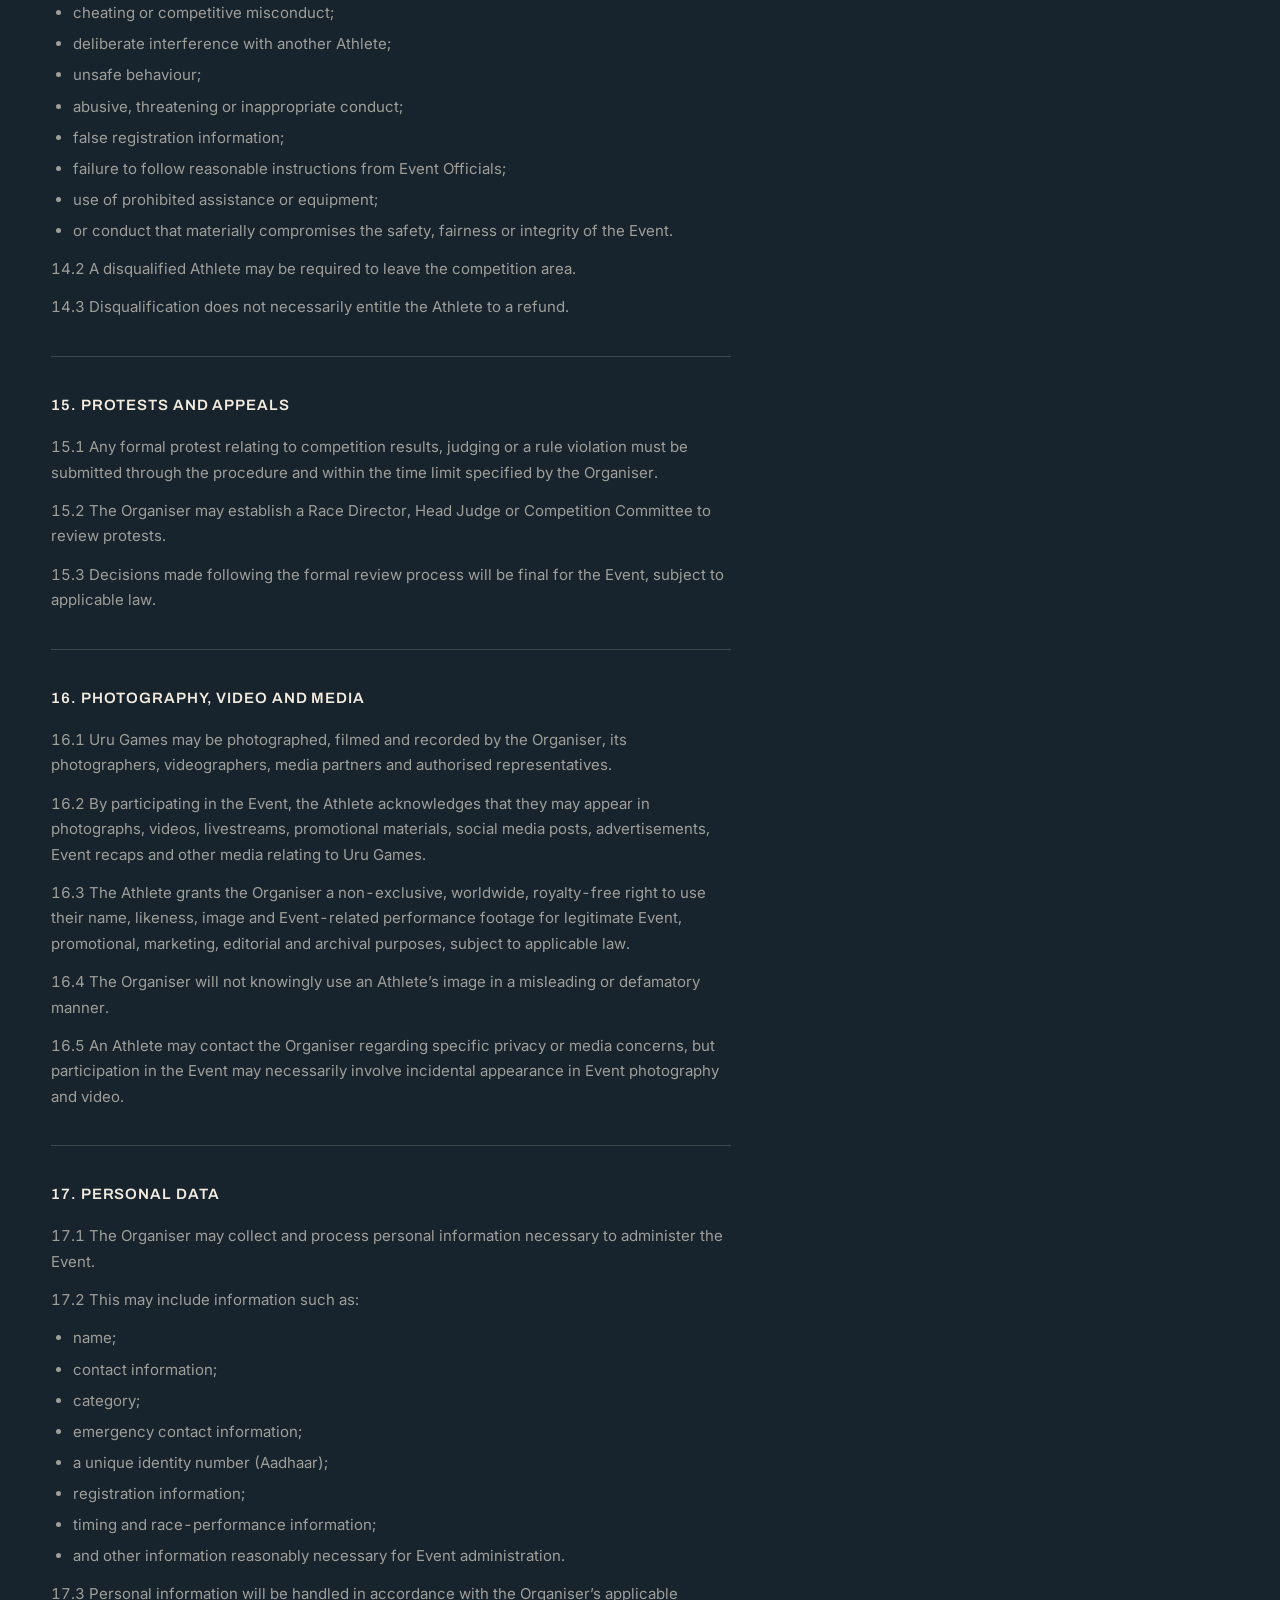
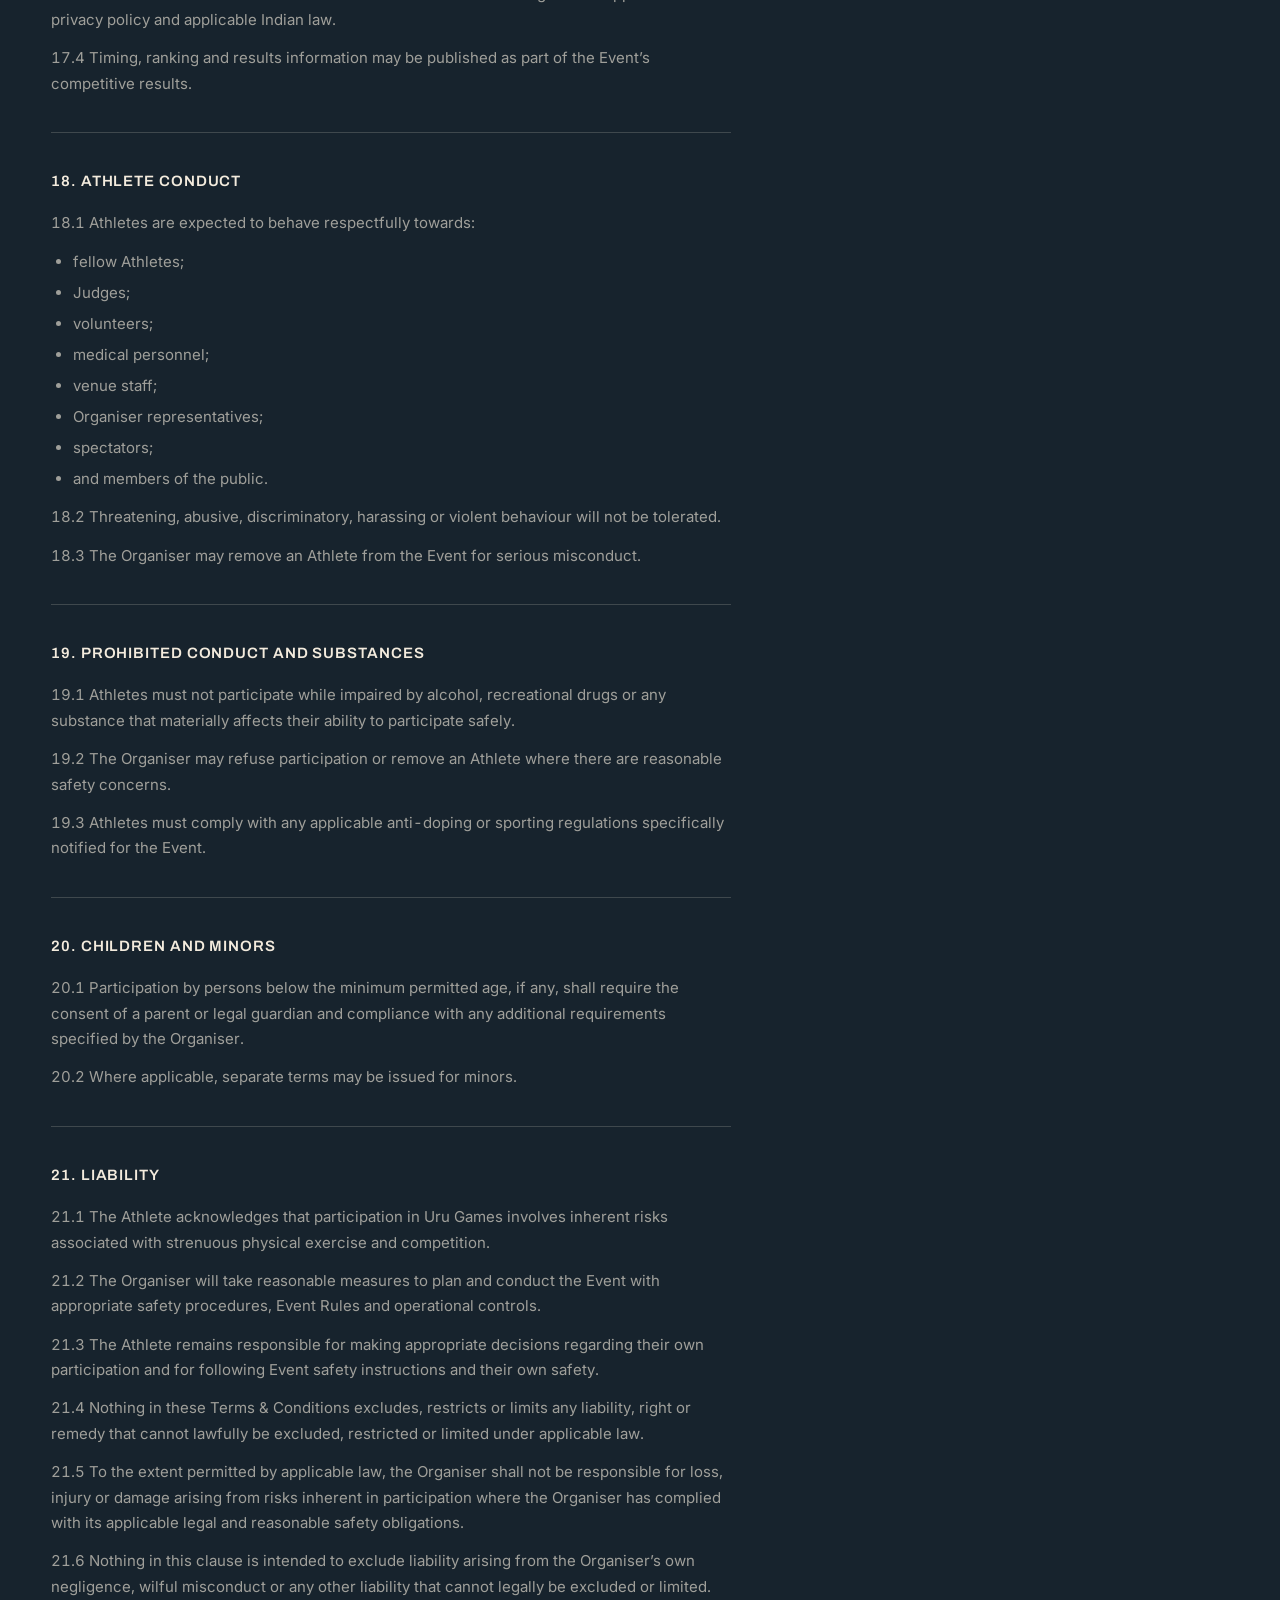
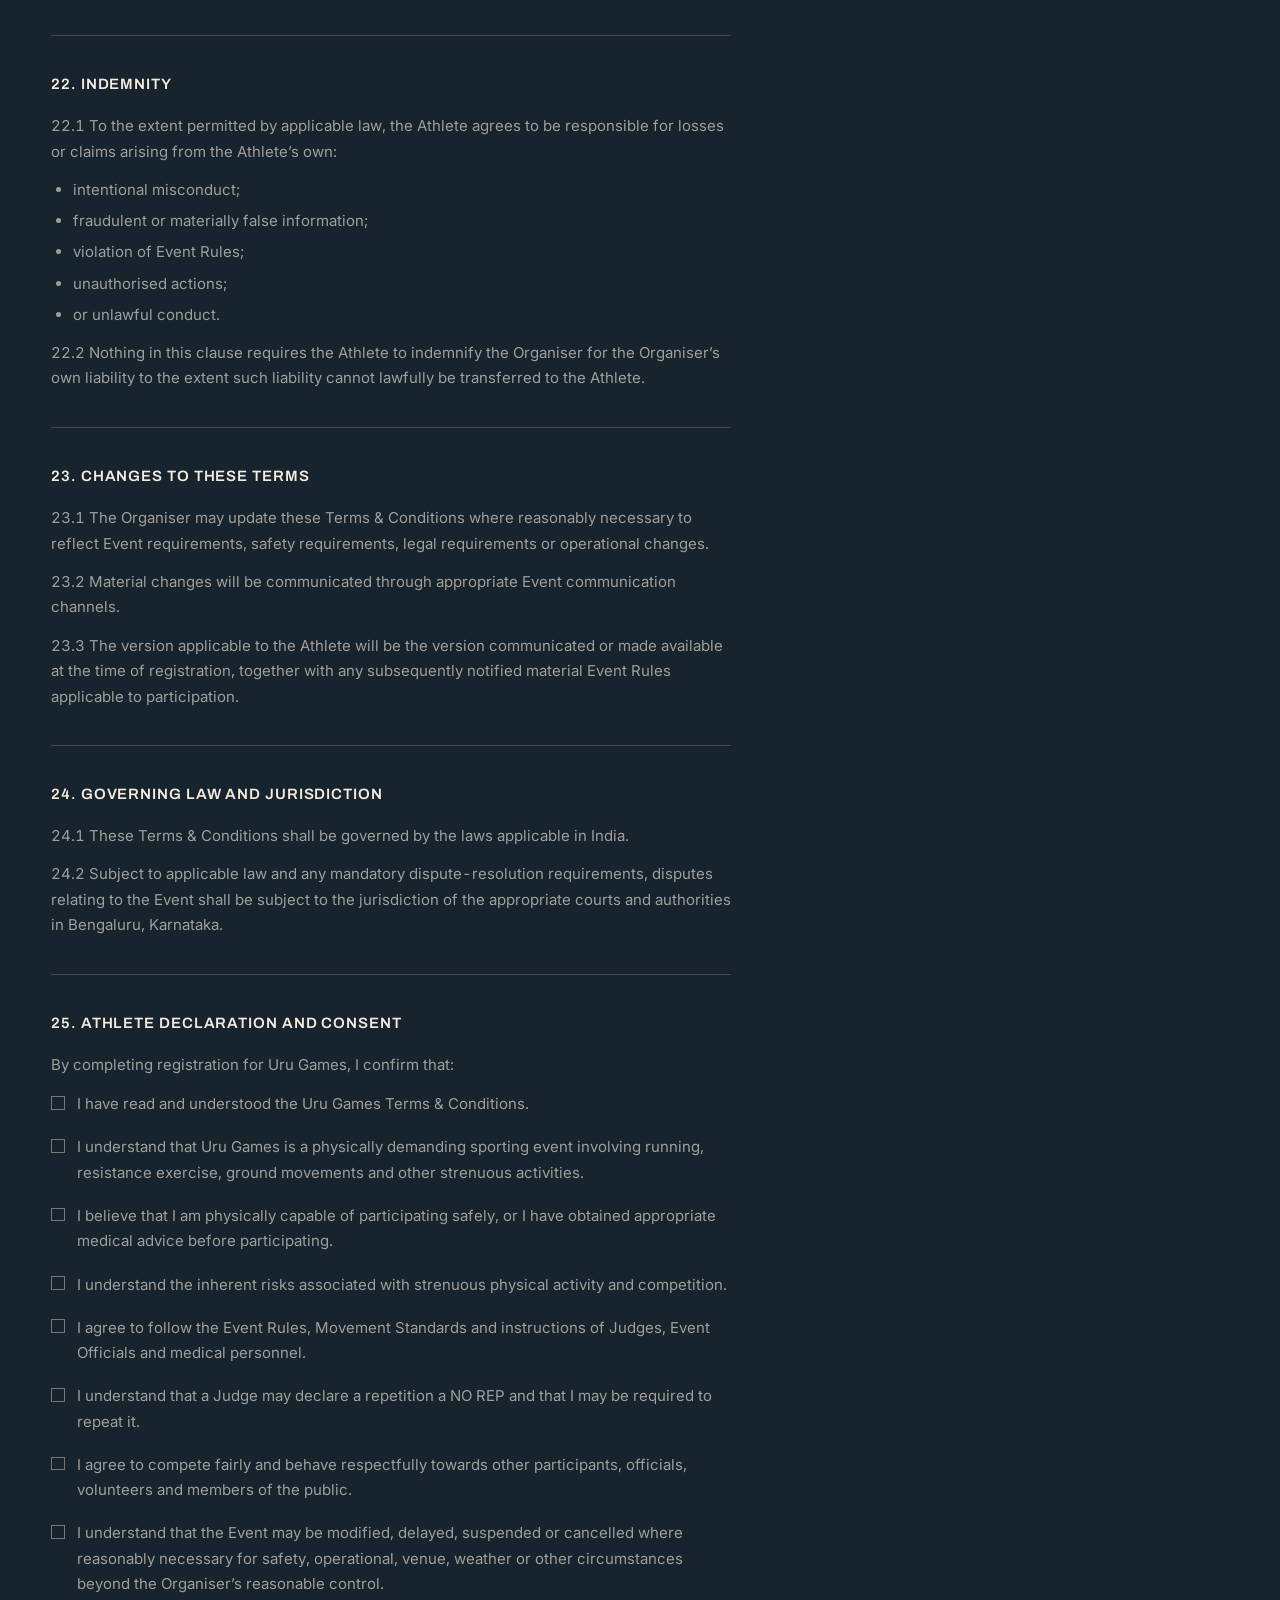
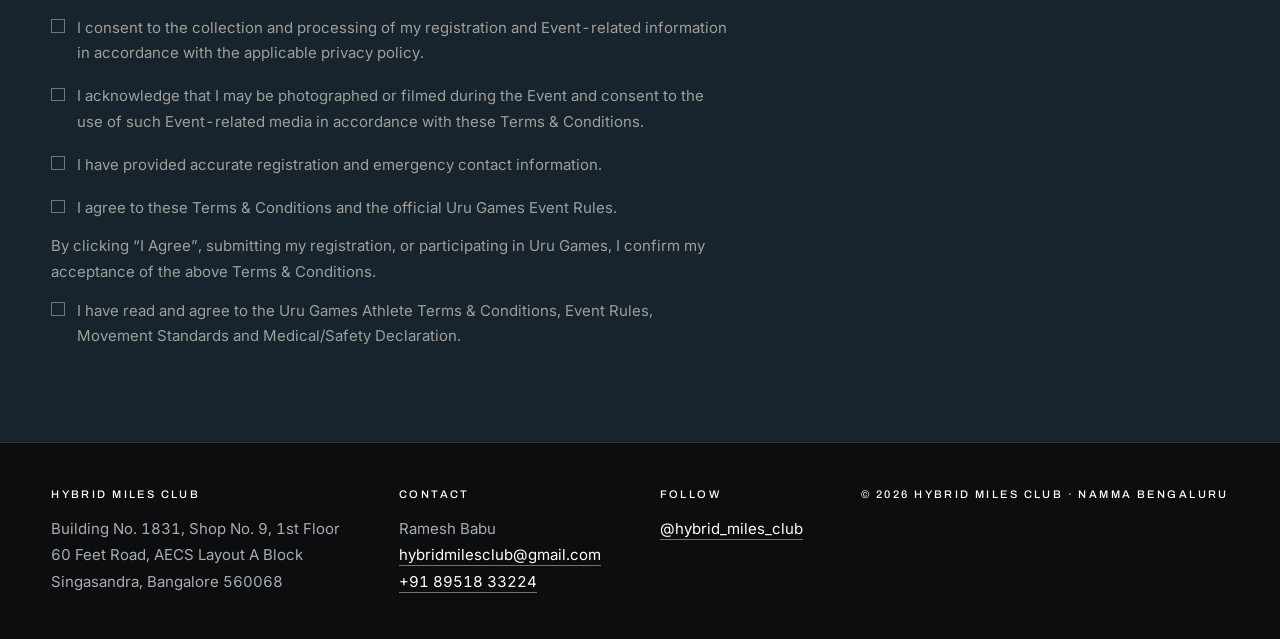
<file: terms.html>
<!doctype html>
<html lang="en">
	<head>
		<meta charset="utf-8" />
		<meta name="viewport" content="width=device-width, initial-scale=1" />
		<title>Athlete Terms &amp; Conditions — URU GAMES | Hybrid Miles Club</title>
		<meta
			name="description"
			content="URU GAMES 2026 athlete terms and conditions: eligibility, medical fitness, event format, movement standards, liability and registration policy."
		/>
		<link rel="preconnect" href="https://fonts.googleapis.com" />
		<link rel="preconnect" href="https://fonts.gstatic.com" crossorigin />
		<link
			href="https://fonts.googleapis.com/css2?family=Archivo:wght@300;400;500;600;700&family=Inter:wght@300;400;500;600&family=Anton&display=swap"
			rel="stylesheet"
		/>
		<link rel="stylesheet" href="styles.css" />
	</head>
	<body class="uru">
		<a class="skip" href="#main">Skip to content</a>

		<header class="site-head site-head--uru">
			<div class="site-head__inner">
				<a class="brandmark" href="index.html"
					><img src="hmc-mark-white.svg" alt="Hybrid Miles Club"
				/></a>
				<nav class="nav" aria-label="Primary">
					<a href="index.html">Home</a>
					<a href="events.html">Events</a>
					<a href="club.html">The Club</a>
					<a href="contact.html">Contact</a>
				</nav>
			</div>
		</header>

		<main id="main">
			<section class="section" style="padding-bottom: 0">
				<div class="wrap">
					<p style="margin: 0">
						<a class="textlink textlink--quiet" href="uru-games.html"
							>← Back to URU Games</a
						>
					</p>
				</div>
			</section>

			<section class="section" style="padding-top: clamp(0.75rem, 2vw, 1.5rem)">
				<div class="wrap">
					<div class="hero__meta">
						<p class="label label--accent">URU Games 2026</p>
						<p class="label">Athlete terms</p>
					</div>

					<h1 class="display" style="font-size: var(--h2)">
						Athlete Terms<br />&amp; Conditions
					</h1>

					<dl class="facts mt-l" style="max-width: 60ch">
						<div class="fact">
							<dt class="label">Event</dt>
							<dd class="fact__val">Uru Games</dd>
						</div>
						<div class="fact">
							<dt class="label">Organiser</dt>
							<dd class="fact__val">Ramesh Babu &amp; Hybrid Miles Club</dd>
						</div>
						<div class="fact">
							<dt class="label">Event date</dt>
							<dd class="fact__val">25th October 2026</dd>
						</div>
						<div class="fact">
							<dt class="label">Venue</dt>
							<dd class="fact__val">Agara Kere Park, HSR, Bengaluru</dd>
						</div>
					</dl>

					<p class="lede mt-l" style="max-width: 60ch">
						By registering for and/or participating in Uru Games
						(&ldquo;Event&rdquo;), the participant (&ldquo;Athlete&rdquo;,
						&ldquo;you&rdquo; or &ldquo;your&rdquo;) confirms that they have
						read, understood and agreed to these Terms &amp; Conditions, the
						Event Rules, Movement Standards and any instructions issued by
						the Organiser, Event Officials or medical personnel.
					</p>
					<p class="note">
						Registration and participation constitute acceptance of these
						Terms &amp; Conditions.
					</p>
				</div>
			</section>

			<hr class="movement" data-parallax="flow" />

			<section class="section">
				<div class="wrap">
					<div class="legal">
						<div class="legal-section">
							<h2 class="legal-section__title">1. Eligibility</h2>
							<p>
								1.1 The Athlete must satisfy the age and eligibility
								requirements specified by the Organiser at the time of
								registration.
							</p>
							<p>
								1.2 The Athlete must register under the correct category and
								gender division applicable to them.
							</p>
							<p>1.3 Uru Games currently consists of the following categories:</p>
							<ul>
								<li>Beginner Men</li>
								<li>Pro Men</li>
								<li>Beginner Women</li>
								<li>Pro Women</li>
							</ul>
							<p>
								1.4 The Organiser reserves the right to verify eligibility and
								may request reasonable supporting information where required.
							</p>
							<p>
								1.5 An Athlete found to have registered under a false
								category, provided false information, or deliberately
								misrepresented their eligibility may be disqualified.
							</p>
						</div>

						<div class="legal-section">
							<h2 class="legal-section__title">
								2. Accuracy of registration information
							</h2>
							<p>
								2.1 The Athlete confirms that all information submitted during
								registration is true, accurate and complete.
							</p>
							<p>
								2.2 The Athlete is responsible for ensuring that their name,
								contact details, emergency contact information, category and
								other registration information are correct.
							</p>
							<p>
								2.3 The Organiser shall not be responsible for consequences
								arising from incorrect or incomplete information supplied by
								the Athlete.
							</p>
							<p>
								2.4 Registration is personal to the Athlete and may not be
								transferred, sold or assigned to another person unless the
								Organiser expressly permits a transfer under its published
								transfer policy.
							</p>
						</div>

						<div class="legal-section">
							<h2 class="legal-section__title">3. Medical fitness and health</h2>
							<p>
								3.1 Uru Games is a physically demanding sporting event
								involving running, resistance exercise, repetitive movements,
								jumping, ground contact and carrying or moving external loads.
							</p>
							<p>
								3.2 By registering, the Athlete confirms that they are
								physically capable of participating in the Event and that they
								have considered their own health and fitness before entering.
							</p>
							<p>
								3.3 The Athlete is responsible for obtaining medical advice
								before participating if they have any medical condition,
								injury, symptoms, recent illness, or other concern that could
								affect their ability to participate safely.
							</p>
							<p>
								3.4 The Athlete must not participate if they know or reasonably
								believe that participation could place their health or safety,
								or the safety of others, at unreasonable risk.
							</p>
							<p>
								3.5 The Athlete must immediately inform an Event Official or
								medical personnel if they experience significant pain,
								dizziness, unusual shortness of breath, chest pain, faintness,
								confusion, severe weakness, injury or any other concerning
								symptom during the Event.
							</p>
							<p>
								3.6 The Organiser, Event Officials or medical personnel may
								stop or withdraw an Athlete from the Event where they
								reasonably believe that continuing could compromise the
								Athlete&rsquo;s health or safety or the safety of others. This
								will lead to the athlete not completing the Event.
							</p>
							<p>
								3.7 The Athlete agrees to follow reasonable instructions given
								by Event Officials, medical personnel and safety personnel.
							</p>
						</div>

						<div class="legal-section">
							<h2 class="legal-section__title">
								4. Assumption of inherent sporting risks
							</h2>
							<p>
								4.1 The Athlete acknowledges that participation in Uru Games
								involves inherent risks associated with strenuous physical
								activity and competitive sport.
							</p>
							<p>4.2 These risks may include, without limitation:</p>
							<ul>
								<li>muscle soreness or fatigue;</li>
								<li>sprains, strains and soft-tissue injuries;</li>
								<li>falls, trips and collisions;</li>
								<li>cuts, abrasions or bruising;</li>
								<li>joint, tendon, ligament or muscular injuries;</li>
								<li>dehydration or heat-related illness;</li>
								<li>dizziness or fainting;</li>
								<li>aggravation of a pre-existing condition;</li>
								<li>injury arising from running or uneven surfaces;</li>
								<li>
									injury arising from lifting, carrying, swinging or moving
									weights;
								</li>
								<li>
									injury arising from jumping onto or stepping from equipment;
								</li>
								<li>and, in rare circumstances, serious medical complications.</li>
							</ul>
							<p>
								4.3 The Athlete voluntarily chooses to participate after
								considering these inherent risks.
							</p>
							<p>
								4.4 Nothing in these Terms &amp; Conditions is intended to
								exclude or limit any liability that cannot lawfully be excluded
								or limited under applicable law.
							</p>
						</div>

						<div class="legal-section">
							<h2 class="legal-section__title">5. Event format and rules</h2>
							<p>
								5.1 The Athlete agrees to participate according to the
								official Uru Games format published by the Organiser.
							</p>
							<p>5.2 The Event currently consists of:</p>
							<ul>
								<li>an initial 450 m run;</li>
								<li>Zone 1 &mdash; three consecutive MetCon stations;</li>
								<li>a category-specific run between Zone 1 and Zone 2;</li>
								<li>Zone 2 &mdash; Burpees to Plate;</li>
								<li>a category-specific run between Zone 2 and Zone 3;</li>
								<li>Zone 3 &mdash; Plate ground to overhead;</li>
								<li>a short final run to the finish.</li>
							</ul>
							<p>
								5.3 Beginner and Pro categories may have different running
								distances, repetitions and/or prescribed loads.
							</p>
							<p>
								5.4 The Organiser may publish or amend detailed Event Rules,
								course maps, movement standards, prescribed weights, time
								limits, start procedures and other operational information
								before the Event.
							</p>
							<p>
								5.5 The Athlete agrees to comply with the Event Rules and
								Movement Standards applicable to their category.
							</p>
							<p>
								5.6 Where a conflict exists between promotional material and
								the final published Event Rules, the final Event Rules issued
								by the Organiser shall prevail.
							</p>
						</div>

						<div class="legal-section">
							<h2 class="legal-section__title">6. Movement standards and judging</h2>
							<p>
								6.1 Each Athlete is responsible for understanding the
								prescribed movement standards before beginning their race.
							</p>
							<p>
								6.2 Event Officials and Judges will determine whether a
								repetition meets the prescribed standard.
							</p>
							<p>
								6.3 A repetition that does not meet the required standard may
								be declared a NO REP and will not count towards the
								Athlete&rsquo;s required repetitions.
							</p>
							<p>
								6.4 The Athlete must repeat a no-rep where required by the
								Judge.
							</p>
							<p>6.5 Examples of movements used in Uru Games include:</p>
							<ul>
								<li>Dumbbell Thrusters</li>
								<li>Russian Kettlebell Swings</li>
								<li>Dumbbell Alternating Walking Lunges</li>
								<li>Burpees to Plate</li>
								<li>Plate ground to Overhead</li>
							</ul>
							<p>
								6.6 The Organiser may provide briefing material, demonstrations
								or athlete briefings before the Event. Athletes are
								responsible for familiarising themselves with the applicable
								standards and the course.
							</p>
							<p>
								6.7 The Judge&rsquo;s decision concerning whether a repetition
								meets the published movement standard will generally be final
								for the purpose of competition, subject to any formal protest
								or appeals process announced by the Organiser.
							</p>
						</div>

						<div class="legal-section">
							<h2 class="legal-section__title">
								7. Fair play and competitive integrity
							</h2>
							<p>
								7.1 Uru Games is intended to be a fair and competitive
								sporting event.
							</p>
							<p>7.2 Athletes must:</p>
							<ul>
								<li>complete the prescribed course;</li>
								<li>complete the prescribed repetitions;</li>
								<li>use only the equipment and loads assigned to their category;</li>
								<li>follow the prescribed movement standards;</li>
								<li>follow instructions from Judges and Event Officials;</li>
								<li>avoid deliberately obstructing another Athlete;</li>
								<li>and compete honestly.</li>
							</ul>
							<p>7.3 The following may result in disqualification:</p>
							<ul>
								<li>deliberately bypassing part of the course;</li>
								<li>
									deliberately performing repetitions incorrectly to gain an
									advantage;
								</li>
								<li>receiving unauthorised physical assistance;</li>
								<li>using unauthorised equipment or loads;</li>
								<li>receiving unauthorised pacing or physical assistance;</li>
								<li>impersonating another Athlete;</li>
								<li>competing under another person&rsquo;s registration;</li>
								<li>tampering with timing or identification systems;</li>
								<li>
									aggressive or abusive behaviour towards Officials, volunteers
									or other Athletes;
								</li>
								<li>or any other conduct that gives an unfair competitive advantage.</li>
							</ul>
						</div>

						<div class="legal-section">
							<h2 class="legal-section__title">8. Safety and course conditions</h2>
							<p>
								8.1 The Athlete understands that the Event takes place in an
								active outdoor environment and that weather, surface
								conditions, pedestrian movement and other environmental
								factors may affect the course.
							</p>
							<p>
								8.2 The Athlete understands that the Event course is mapped
								using the existing facilities (running track, workout
								stations, start and finish lines, warm up zone, cool down
								zone, spectator areas) inside the active outdoor environment
								and, as such, the venue will pose restrictions to the
								movements expected out of them. The Athlete understands these
								shortcomings of the venue and takes care of their own safety
								accordingly.
							</p>
							<p>
								8.3 Athletes must exercise appropriate caution and follow
								instructions relating to course conditions.
							</p>
							<p>
								8.4 The Organiser may modify, shorten, delay, suspend or
								cancel any part of the Event where reasonably necessary for
								safety, weather, venue conditions, emergency circumstances,
								governmental directions, or other circumstances beyond the
								Organiser&rsquo;s reasonable control.
							</p>
							<p>
								8.5 If conditions become unsafe, the Organiser may stop the
								Event immediately.
							</p>
							<p>
								8.6 Athletes must not continue participating after being
								instructed to stop.
							</p>
							<p>8.7 Athletes must keep the Event area clean and tidy.</p>
						</div>

						<div class="legal-section">
							<h2 class="legal-section__title">9. Equipment</h2>
							<p>9.1 Athletes must use only equipment provided by the Organiser.</p>
							<p>
								9.2 Athletes must not alter, move, substitute or modify Event
								equipment.
							</p>
							<p>
								9.3 Athletes must use equipment only in the manner prescribed
								by the Event Rules.
							</p>
							<p>
								9.4 Athletes may be removed from the competition for unsafe
								handling of equipment.
							</p>
						</div>

						<div class="legal-section">
							<h2 class="legal-section__title">
								10. Medical assistance and emergencies
							</h2>
							<p>
								10.1 The Athlete authorises Event medical personnel to provide
								reasonable first aid and emergency assistance, if required.
							</p>
							<p>
								10.2 Where necessary, the Organiser may arrange or facilitate
								transportation to an appropriate medical facility.
							</p>
							<p>
								10.3 The Athlete understands that emergency medical treatment,
								hospitalisation, ambulance services, investigations,
								medication and other medical expenses may be chargeable to the
								Athlete unless expressly covered by the Organiser or another
								applicable policy.
							</p>
							<p>
								10.4 The Organiser does not guarantee the availability of any
								particular medical treatment, hospital, ambulance service or
								medical professional.
							</p>
							<p>
								10.5 The Athlete should ensure that their emergency contact
								information is accurate and current.
							</p>
						</div>

						<div class="legal-section">
							<h2 class="legal-section__title">11. Personal belongings</h2>
							<p>11.1 Athletes are responsible for their personal belongings.</p>
							<p>
								11.2 The Organiser is not responsible for loss, theft or damage
								to personal property.
							</p>
							<p>11.3 Athletes should avoid bringing valuables to the Event.</p>
						</div>

						<div class="legal-section">
							<h2 class="legal-section__title">
								12. Event cancellation, interruption or change
							</h2>
							<p>
								12.1 The Organiser may change the Event schedule, course,
								station layout, running distance, start time, category
								schedule or other operational details where reasonably
								necessary.
							</p>
							<p>
								12.2 Such changes may be required because of weather, venue
								restrictions, public safety, governmental directions,
								emergency situations, operational requirements or other
								circumstances beyond the Organiser&rsquo;s reasonable control.
							</p>
							<p>
								12.3 The Organiser may postpone, suspend or cancel the Event
								where necessary.
							</p>
							<p>
								12.4 If the Event is cancelled or postponed, any refund,
								credit, transfer or alternative arrangement will be determined
								in accordance with the Organiser&rsquo;s published cancellation
								policy and applicable law.
							</p>
							<p>
								12.5 Athletes are responsible for their own travel,
								accommodation and other personal expenses associated with
								attending the Event.
							</p>
						</div>

						<div class="legal-section">
							<h2 class="legal-section__title">
								13. Registration fees, refunds and transfers
							</h2>
							<p>
								13.1 Registration fees are subject to the refund and
								cancellation policy published at the time of registration.
							</p>
							<p>
								13.2 Unless expressly permitted by the Organiser, registrations
								are non-transferable.
							</p>
							<p>
								13.3 A participant who does not attend the Event is not
								automatically entitled to a refund.
							</p>
							<p>
								13.4 The Organiser may specify a deadline for cancellation,
								transfer or category-change requests.
							</p>
							<p>
								13.5 Any permitted transfer must be completed through the
								official process specified by the Organiser.
							</p>
						</div>

						<div class="legal-section">
							<h2 class="legal-section__title">14. Disqualification</h2>
							<p>14.1 The Organiser may disqualify an Athlete for:</p>
							<ul>
								<li>breach of these Terms &amp; Conditions;</li>
								<li>breach of Event Rules;</li>
								<li>cheating or competitive misconduct;</li>
								<li>deliberate interference with another Athlete;</li>
								<li>unsafe behaviour;</li>
								<li>abusive, threatening or inappropriate conduct;</li>
								<li>false registration information;</li>
								<li>
									failure to follow reasonable instructions from Event
									Officials;
								</li>
								<li>use of prohibited assistance or equipment;</li>
								<li>
									or conduct that materially compromises the safety, fairness
									or integrity of the Event.
								</li>
							</ul>
							<p>
								14.2 A disqualified Athlete may be required to leave the
								competition area.
							</p>
							<p>
								14.3 Disqualification does not necessarily entitle the Athlete
								to a refund.
							</p>
						</div>

						<div class="legal-section">
							<h2 class="legal-section__title">15. Protests and appeals</h2>
							<p>
								15.1 Any formal protest relating to competition results,
								judging or a rule violation must be submitted through the
								procedure and within the time limit specified by the
								Organiser.
							</p>
							<p>
								15.2 The Organiser may establish a Race Director, Head Judge or
								Competition Committee to review protests.
							</p>
							<p>
								15.3 Decisions made following the formal review process will be
								final for the Event, subject to applicable law.
							</p>
						</div>

						<div class="legal-section">
							<h2 class="legal-section__title">16. Photography, video and media</h2>
							<p>
								16.1 Uru Games may be photographed, filmed and recorded by the
								Organiser, its photographers, videographers, media partners
								and authorised representatives.
							</p>
							<p>
								16.2 By participating in the Event, the Athlete acknowledges
								that they may appear in photographs, videos, livestreams,
								promotional materials, social media posts, advertisements,
								Event recaps and other media relating to Uru Games.
							</p>
							<p>
								16.3 The Athlete grants the Organiser a non-exclusive,
								worldwide, royalty-free right to use their name, likeness,
								image and Event-related performance footage for legitimate
								Event, promotional, marketing, editorial and archival
								purposes, subject to applicable law.
							</p>
							<p>
								16.4 The Organiser will not knowingly use an Athlete&rsquo;s
								image in a misleading or defamatory manner.
							</p>
							<p>
								16.5 An Athlete may contact the Organiser regarding specific
								privacy or media concerns, but participation in the Event may
								necessarily involve incidental appearance in Event photography
								and video.
							</p>
						</div>

						<div class="legal-section">
							<h2 class="legal-section__title">17. Personal data</h2>
							<p>
								17.1 The Organiser may collect and process personal
								information necessary to administer the Event.
							</p>
							<p>17.2 This may include information such as:</p>
							<ul>
								<li>name;</li>
								<li>contact information;</li>
								<li>category;</li>
								<li>emergency contact information;</li>
								<li>a unique identity number (Aadhaar);</li>
								<li>registration information;</li>
								<li>timing and race-performance information;</li>
								<li>and other information reasonably necessary for Event administration.</li>
							</ul>
							<p>
								17.3 Personal information will be handled in accordance with
								the Organiser&rsquo;s applicable privacy policy and applicable
								Indian law.
							</p>
							<p>
								17.4 Timing, ranking and results information may be published
								as part of the Event&rsquo;s competitive results.
							</p>
						</div>

						<div class="legal-section">
							<h2 class="legal-section__title">18. Athlete conduct</h2>
							<p>18.1 Athletes are expected to behave respectfully towards:</p>
							<ul>
								<li>fellow Athletes;</li>
								<li>Judges;</li>
								<li>volunteers;</li>
								<li>medical personnel;</li>
								<li>venue staff;</li>
								<li>Organiser representatives;</li>
								<li>spectators;</li>
								<li>and members of the public.</li>
							</ul>
							<p>
								18.2 Threatening, abusive, discriminatory, harassing or violent
								behaviour will not be tolerated.
							</p>
							<p>
								18.3 The Organiser may remove an Athlete from the Event for
								serious misconduct.
							</p>
						</div>

						<div class="legal-section">
							<h2 class="legal-section__title">
								19. Prohibited conduct and substances
							</h2>
							<p>
								19.1 Athletes must not participate while impaired by alcohol,
								recreational drugs or any substance that materially affects
								their ability to participate safely.
							</p>
							<p>
								19.2 The Organiser may refuse participation or remove an
								Athlete where there are reasonable safety concerns.
							</p>
							<p>
								19.3 Athletes must comply with any applicable anti-doping or
								sporting regulations specifically notified for the Event.
							</p>
						</div>

						<div class="legal-section">
							<h2 class="legal-section__title">20. Children and minors</h2>
							<p>
								20.1 Participation by persons below the minimum permitted age,
								if any, shall require the consent of a parent or legal
								guardian and compliance with any additional requirements
								specified by the Organiser.
							</p>
							<p>
								20.2 Where applicable, separate terms may be issued for minors.
							</p>
						</div>

						<div class="legal-section">
							<h2 class="legal-section__title">21. Liability</h2>
							<p>
								21.1 The Athlete acknowledges that participation in Uru Games
								involves inherent risks associated with strenuous physical
								exercise and competition.
							</p>
							<p>
								21.2 The Organiser will take reasonable measures to plan and
								conduct the Event with appropriate safety procedures, Event
								Rules and operational controls.
							</p>
							<p>
								21.3 The Athlete remains responsible for making appropriate
								decisions regarding their own participation and for following
								Event safety instructions and their own safety.
							</p>
							<p>
								21.4 Nothing in these Terms &amp; Conditions excludes,
								restricts or limits any liability, right or remedy that cannot
								lawfully be excluded, restricted or limited under applicable
								law.
							</p>
							<p>
								21.5 To the extent permitted by applicable law, the Organiser
								shall not be responsible for loss, injury or damage arising
								from risks inherent in participation where the Organiser has
								complied with its applicable legal and reasonable safety
								obligations.
							</p>
							<p>
								21.6 Nothing in this clause is intended to exclude liability
								arising from the Organiser&rsquo;s own negligence, wilful
								misconduct or any other liability that cannot legally be
								excluded or limited.
							</p>
						</div>

						<div class="legal-section">
							<h2 class="legal-section__title">22. Indemnity</h2>
							<p>
								22.1 To the extent permitted by applicable law, the Athlete
								agrees to be responsible for losses or claims arising from the
								Athlete&rsquo;s own:
							</p>
							<ul>
								<li>intentional misconduct;</li>
								<li>fraudulent or materially false information;</li>
								<li>violation of Event Rules;</li>
								<li>unauthorised actions;</li>
								<li>or unlawful conduct.</li>
							</ul>
							<p>
								22.2 Nothing in this clause requires the Athlete to indemnify
								the Organiser for the Organiser&rsquo;s own liability to the
								extent such liability cannot lawfully be transferred to the
								Athlete.
							</p>
						</div>

						<div class="legal-section">
							<h2 class="legal-section__title">23. Changes to these terms</h2>
							<p>
								23.1 The Organiser may update these Terms &amp; Conditions
								where reasonably necessary to reflect Event requirements,
								safety requirements, legal requirements or operational changes.
							</p>
							<p>
								23.2 Material changes will be communicated through appropriate
								Event communication channels.
							</p>
							<p>
								23.3 The version applicable to the Athlete will be the version
								communicated or made available at the time of registration,
								together with any subsequently notified material Event Rules
								applicable to participation.
							</p>
						</div>

						<div class="legal-section">
							<h2 class="legal-section__title">24. Governing law and jurisdiction</h2>
							<p>
								24.1 These Terms &amp; Conditions shall be governed by the laws
								applicable in India.
							</p>
							<p>
								24.2 Subject to applicable law and any mandatory
								dispute-resolution requirements, disputes relating to the
								Event shall be subject to the jurisdiction of the appropriate
								courts and authorities in Bengaluru, Karnataka.
							</p>
						</div>

						<div class="legal-section">
							<h2 class="legal-section__title">
								25. Athlete declaration and consent
							</h2>
							<p>By completing registration for Uru Games, I confirm that:</p>
							<ul class="legal-checklist">
								<li>I have read and understood the Uru Games Terms &amp; Conditions.</li>
								<li>
									I understand that Uru Games is a physically demanding
									sporting event involving running, resistance exercise,
									ground movements and other strenuous activities.
								</li>
								<li>
									I believe that I am physically capable of participating
									safely, or I have obtained appropriate medical advice before
									participating.
								</li>
								<li>
									I understand the inherent risks associated with strenuous
									physical activity and competition.
								</li>
								<li>
									I agree to follow the Event Rules, Movement Standards and
									instructions of Judges, Event Officials and medical
									personnel.
								</li>
								<li>
									I understand that a Judge may declare a repetition a NO REP
									and that I may be required to repeat it.
								</li>
								<li>
									I agree to compete fairly and behave respectfully towards
									other participants, officials, volunteers and members of the
									public.
								</li>
								<li>
									I understand that the Event may be modified, delayed,
									suspended or cancelled where reasonably necessary for
									safety, operational, venue, weather or other circumstances
									beyond the Organiser&rsquo;s reasonable control.
								</li>
								<li>
									I consent to the collection and processing of my
									registration and Event-related information in accordance
									with the applicable privacy policy.
								</li>
								<li>
									I acknowledge that I may be photographed or filmed during
									the Event and consent to the use of such Event-related media
									in accordance with these Terms &amp; Conditions.
								</li>
								<li>
									I have provided accurate registration and emergency contact
									information.
								</li>
								<li>
									I agree to these Terms &amp; Conditions and the official Uru
									Games Event Rules.
								</li>
							</ul>
							<p class="mt-l">
								By clicking &ldquo;I Agree&rdquo;, submitting my registration,
								or participating in Uru Games, I confirm my acceptance of the
								above Terms &amp; Conditions.
							</p>
							<ul class="legal-checklist">
								<li>
									I have read and agree to the Uru Games Athlete Terms &amp;
									Conditions, Event Rules, Movement Standards and
									Medical/Safety Declaration.
								</li>
							</ul>
						</div>
					</div>
				</div>
			</section>
		</main>

		<footer class="site-foot">
			<div class="wrap site-foot__inner">
				<div>
					<p class="label">Hybrid Miles Club</p>
					<address>
						Building No. 1831, Shop No. 9, 1st Floor<br />
						60 Feet Road, AECS Layout A Block<br />
						Singasandra, Bangalore 560068
					</address>
				</div>
				<div>
					<p class="label">Contact</p>
					<address>
						Ramesh Babu<br />
						<a class="textlink" href="mailto:hybridmilesclub@gmail.com"
							>hybridmilesclub@gmail.com</a
						><br />
						<a class="textlink" href="tel:+918951833224">+91 89518 33224</a>
					</address>
				</div>
				<div>
					<p class="label">Follow</p>
					<address>
						<a
							class="textlink"
							href="https://www.instagram.com/hybrid_miles_club/"
							rel="noopener"
							>@hybrid_miles_club</a
						>
					</address>
				</div>
				<p class="label">© 2026 Hybrid Miles Club · Namma Bengaluru</p>
			</div>
		</footer>
		<script src="reveal.js" defer></script>
	</body>
</html>
</file>
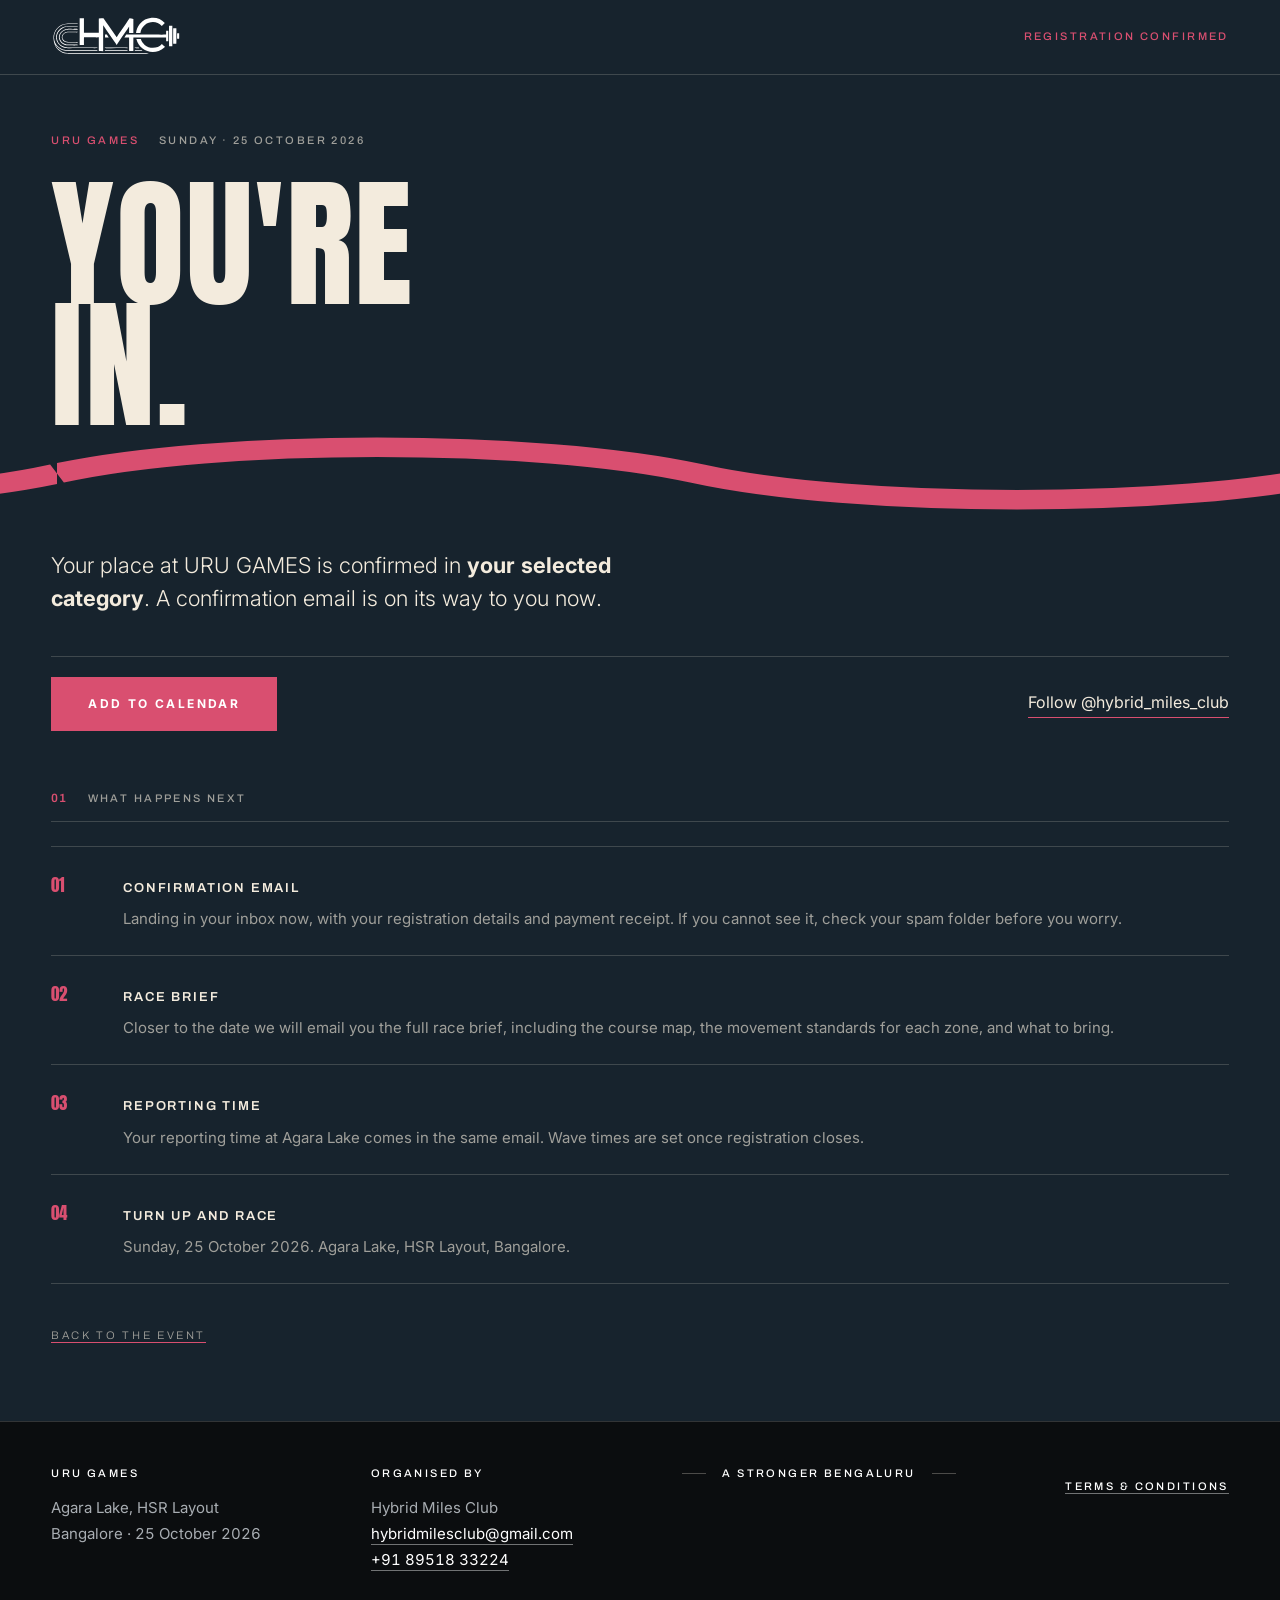
<file: thank-you.html>
<!doctype html>
<html lang="en">
	<head>
		<meta charset="utf-8" />
		<meta name="viewport" content="width=device-width, initial-scale=1" />
		<meta name="robots" content="noindex, nofollow" />
		<title>You're in — URU GAMES</title>
		<link rel="preconnect" href="https://fonts.googleapis.com" />
		<link rel="preconnect" href="https://fonts.gstatic.com" crossorigin />
		<link href="https://fonts.googleapis.com/css2?family=Archivo:wght@300;400;500;600;700&family=Inter:wght@300;400;500;600&family=Anton&display=swap" rel="stylesheet" />
		<link rel="stylesheet" href="styles.css" />
	</head>
	<!-- IDENTITY B · URU GAMES.
	     Hidden page — reachable only by redirect after successful
	     payment. Never add to the primary navigation.
	     Category is read from ?cat=beginner-male | beginner-female
	     | elite-male | elite-female, with a neutral fallback. -->
	<body class="uru">
		<a class="skip" href="#main">Skip to content</a>

		<header class="site-head site-head--uru">
			<div class="site-head__inner">
				<a class="brandmark" href="index.html"
					><img src="hmc-mark-white.svg" alt="Hybrid Miles Club"
				/></a>
				<p class="label">Registration confirmed</p>
			</div>
		</header>

		<main id="main">
			<section class="section" style="padding-bottom: 0">
				<div class="wrap">
					<div class="hero__meta">
						<p class="label label--accent">URU Games</p>
						<p class="label">Sunday · 25 October 2026</p>
					</div>

					<h1 class="display">You're<br />in.</h1>
				</div>
			</section>

			<!-- The movement line sweeping beneath the headline -->
			<hr class="movement" data-parallax="flow" />

			<section class="section" style="padding-top: clamp(0.75rem, 2vw, 1.5rem)">
				<div class="wrap">
					<p class="lede" style="max-width: 46ch">
						Your place at URU GAMES is confirmed in
						<strong id="cat-line">your selected category</strong>. A
						confirmation email is on its way to you now.
					</p>

					<div class="hero__foot">
						<button class="btn" type="button" id="add-to-calendar">
							Add to calendar
						</button>
						<a
							class="textlink"
							href="https://www.instagram.com/hybrid_miles_club/"
							rel="noopener"
							>Follow @hybrid_miles_club</a
						>
					</div>
				</div>
			</section>

			<section class="section" style="padding-top: 0">
				<div class="wrap">
					<div class="eyebrow">
						<span class="eyebrow__num">01</span>
						<p class="label">What happens next</p>
					</div>

					<ol class="next">
						<li>
							<div>
								<h3>Confirmation email</h3>
								<p>Landing in your inbox now, with your registration details and payment receipt. If you cannot see it, check your spam folder before you worry.</p>
							</div>
						</li>
						<li>
							<div>
								<h3>Race brief</h3>
								<p>Closer to the date we will email you the full race brief, including the course map, the movement standards for each zone, and what to bring.</p>
							</div>
						</li>
						<li>
							<div>
								<h3>Reporting time</h3>
								<p>Your reporting time at Agara Lake comes in the same email. Wave times are set once registration closes.</p>
							</div>
						</li>
						<li>
							<div>
								<h3>Turn up and race</h3>
								<p>Sunday, 25 October 2026. Agara Lake, HSR Layout, Bangalore.</p>
							</div>
						</li>
					</ol>

					<p style="margin-top: clamp(1.5rem, 3vw, 2.25rem)">
						<a class="textlink textlink--quiet" href="uru-games.html"
							>Back to the event</a
						>
					</p>
				</div>
			</section>
		</main>

		<footer class="site-foot">
			<div class="wrap site-foot__inner">
				<div>
					<p class="label">URU Games</p>
					<address>
						Agara Lake, HSR Layout<br />
						Bangalore · 25 October 2026
					</address>
				</div>
				<div>
					<p class="label">Organised by</p>
					<address>
						Hybrid Miles Club<br />
						<a class="textlink" href="mailto:hybridmilesclub@gmail.com"
							>hybridmilesclub@gmail.com</a
						><br />
						<a class="textlink" href="tel:+918951833224">+91 89518 33224</a>
					</address>
				</div>
				<p class="label label--ruled">A stronger Bengaluru</p>
				<p class="label" style="margin-top: 0.85rem">
					<a class="textlink" href="terms.html">Terms &amp; Conditions</a>
				</p>
			</div>
		</footer>

		<script>
			(function () {
				"use strict";

				var LABELS = {
					"beginner-male": "Beginner, Male",
					"beginner-female": "Beginner, Female",
					"elite-male": "Elite, Male",
					"elite-female": "Elite, Female"
				};

				var cat = new URLSearchParams(window.location.search).get("cat");
				if (cat && LABELS[cat.toLowerCase()]) {
					document.getElementById("cat-line").textContent =
						LABELS[cat.toLowerCase()];
				}

				var ICS = [
					"BEGIN:VCALENDAR",
					"VERSION:2.0",
					"PRODID:-//Hybrid Miles Club//URU GAMES//EN",
					"CALSCALE:GREGORIAN",
					"METHOD:PUBLISH",
					"BEGIN:VEVENT",
					"UID:uru-games-2026@hybrid_miles_club",
					"DTSTAMP:20260101T000000Z",
					"DTSTART;VALUE=DATE:20261025",
					"DTEND;VALUE=DATE:20261026",
					"SUMMARY:URU GAMES - A hybrid endurance event",
					"DESCRIPTION:Full race brief and reporting time will be emailed closer to the date.",
					"LOCATION:Agara Lake\\, HSR Layout\\, Bangalore 560102",
					"BEGIN:VALARM",
					"TRIGGER:-P1D",
					"ACTION:DISPLAY",
					"DESCRIPTION:URU GAMES tomorrow",
					"END:VALARM",
					"END:VEVENT",
					"END:VCALENDAR"
				].join("\r\n");

				document
					.getElementById("add-to-calendar")
					.addEventListener("click", function () {
						var url = URL.createObjectURL(
							new Blob([ICS], { type: "text/calendar;charset=utf-8" })
						);
						var a = document.createElement("a");
						a.href = url;
						a.download = "uru-games-2026.ics";
						document.body.appendChild(a);
						a.click();
						document.body.removeChild(a);
						URL.revokeObjectURL(url);
					});
			})();
		</script>
			<script src="reveal.js" defer></script>
			<script src="parallax.js" defer></script>
	</body>
</html>
</file>
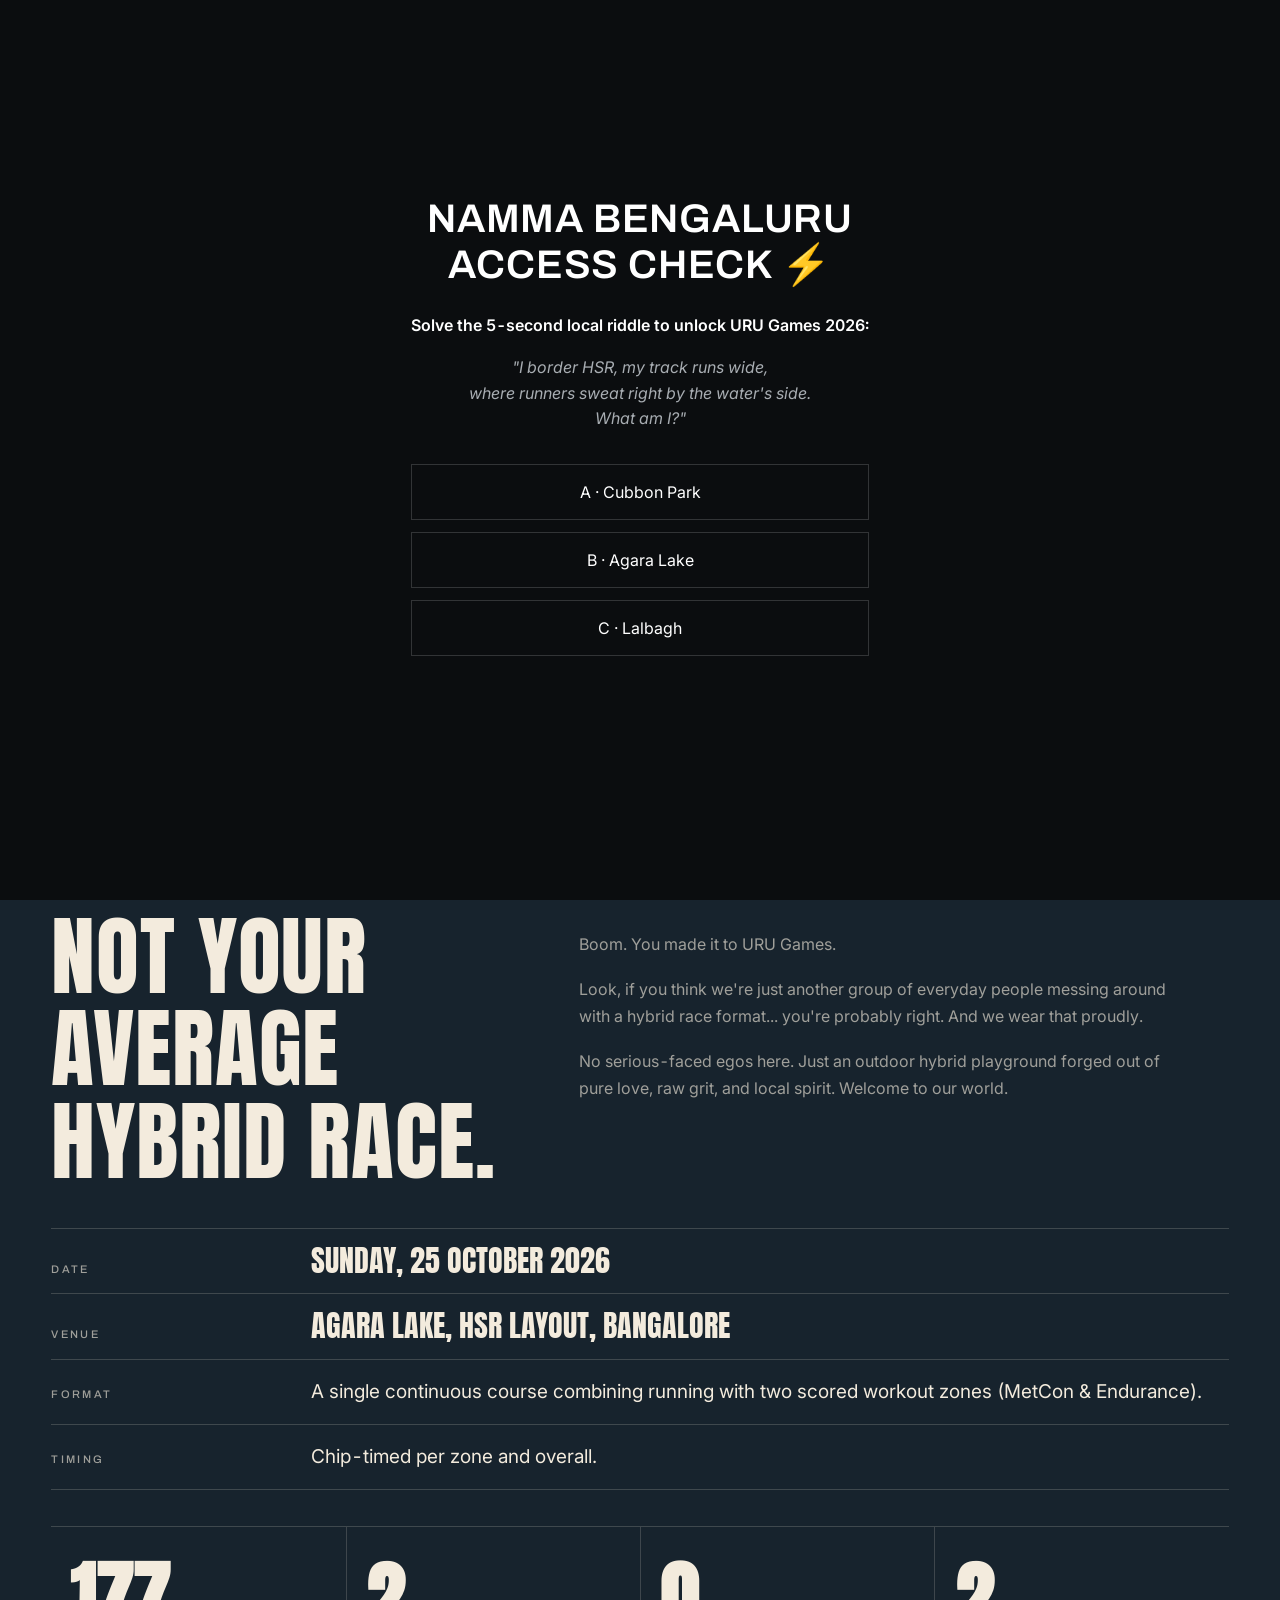
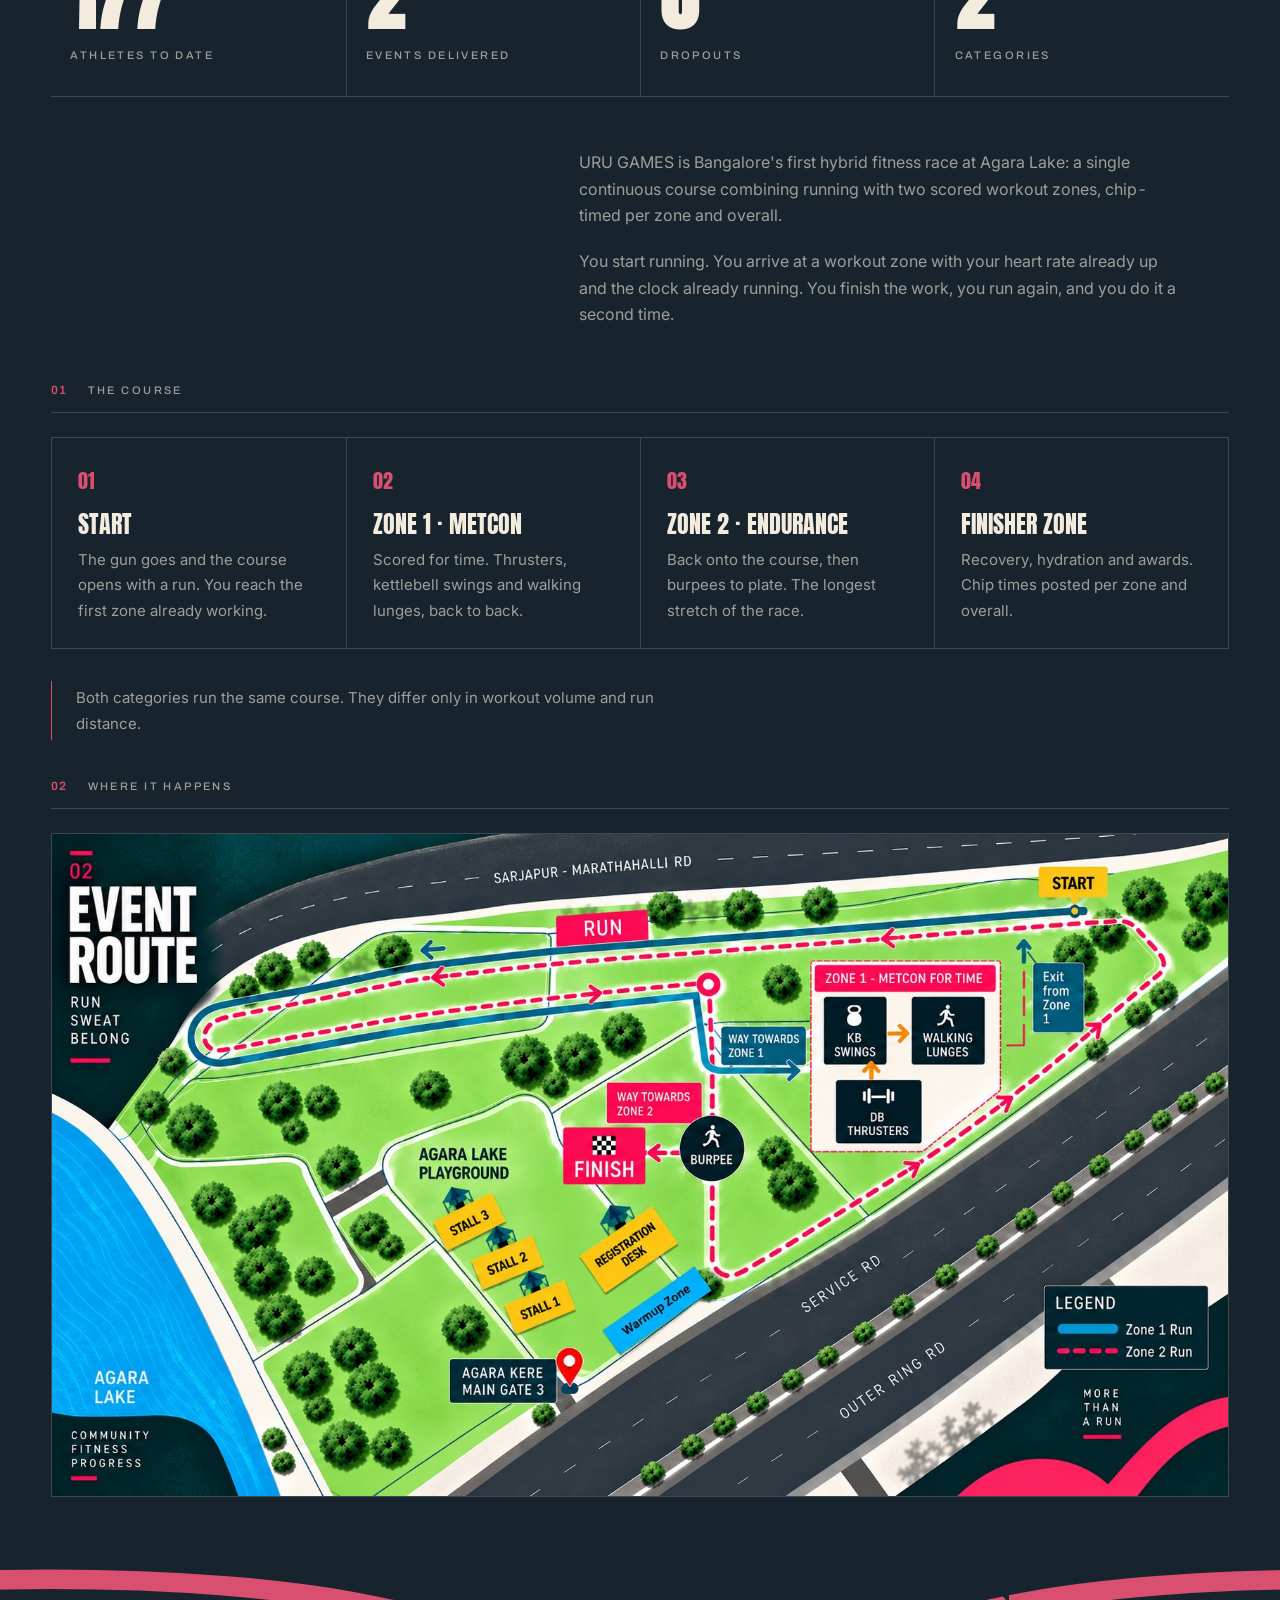
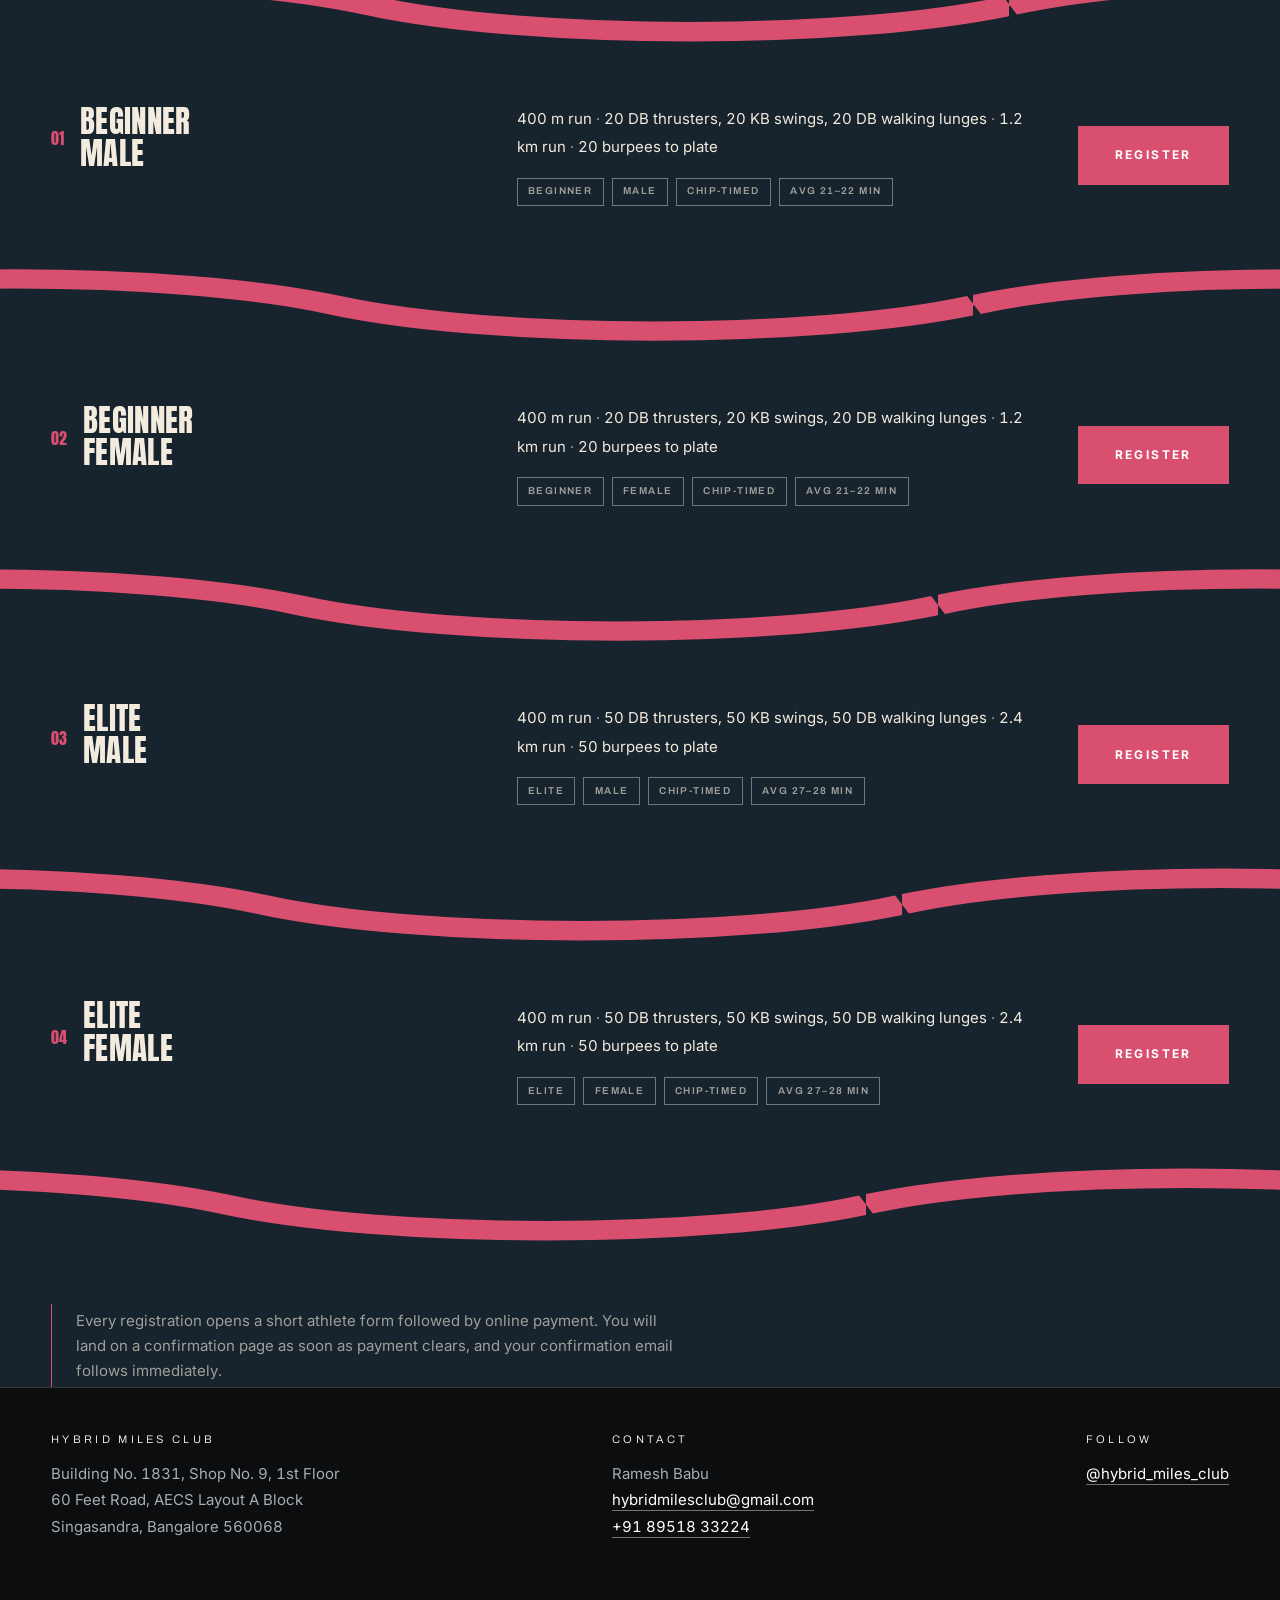
<file: uru-games.html>
<!doctype html>
<html lang="en">
	<head>
		<meta charset="utf-8" />
		<meta name="viewport" content="width=device-width, initial-scale=1" />
		<title>URU GAMES — A hybrid endurance event | Hybrid Miles Club</title>
		<meta
			name="description"
			content="URU GAMES: a hybrid endurance event. Sunday 25 October 2026 at Agara Lake, HSR Layout, Bangalore. Beginner and Elite categories, chip-timed per zone and overall."
		/>
		<link rel="preconnect" href="https://fonts.googleapis.com" />
		<link rel="preconnect" href="https://fonts.gstatic.com" crossorigin />
		<link
			href="https://fonts.googleapis.com/css2?family=Archivo:wght@300;400;500;600;700&family=Inter:wght@300;400;500;600&family=Anton&display=swap"
			rel="stylesheet"
		/>
		<link rel="stylesheet" href="styles.css" />
	</head>
	<body>
		<a class="skip" href="#main">Skip to content</a>

		<!-- ══ ENTRY GATE — Namma Bengaluru access check ══════════
		     Local-trivia unlock, gating the URU Games reveal.
		     Persists per browser tab via sessionStorage, so it
		     only asks once per session, not on every reload.
		     ═══════════════════════════════════════════════════ -->
		<div class="uru-gate" id="uru-gate" role="dialog" aria-modal="true" aria-labelledby="uru-gate-title">
			<div class="uru-gate__panel">
				<h2 id="uru-gate-title" class="uru-gate__title">
					Namma Bengaluru<br />access check ⚡
				</h2>
				<p class="uru-gate__prompt">
					Solve the 5-second local riddle to unlock URU Games 2026:
				</p>
				<p class="uru-gate__riddle">
					"I border HSR, my track runs wide,<br />
					where runners sweat right by the water's side.<br />
					What am I?"
				</p>
				<div class="uru-gate__choices">
					<button type="button" class="uru-gate__choice" data-correct="false">A · Cubbon Park</button>
					<button type="button" class="uru-gate__choice" data-correct="true">B · Agara Lake</button>
					<button type="button" class="uru-gate__choice" data-correct="false">C · Lalbagh</button>
				</div>
				<p class="uru-gate__feedback" id="uru-gate-feedback" aria-live="polite"></p>
				<p class="uru-gate__result" id="uru-gate-result" hidden>
					Boom. You're in!<br />Welcome to URU Games 2026.
				</p>
			</div>
		</div>
		<script>
			if (sessionStorage.getItem("uruGateUnlocked") === "1") {
				document.getElementById("uru-gate").style.display = "none";
			} else {
				document.body.classList.add("uru-gate-active");
			}
		</script>

		<header class="site-head">
			<div class="site-head__inner">
				<a class="brandmark" href="index.html"
					><img src="hmc-mark-white.svg" alt="Hybrid Miles Club"
				/></a>
				<nav class="nav" aria-label="Primary">
					<a href="index.html">Home</a>
					<a href="events.html" aria-current="page">Events</a>
					<a href="club.html">The Club</a>
					<a href="contact.html">Contact</a>
				</nav>
			</div>
		</header>

		<main id="main">
			<!-- ══════════════════════════════════════════════════════
			     IDENTITY B · URU GAMES — the whole page.
			     Near-black HMC ends at the header; everything from
			     here down is Deep Ink / Warm Cream / URU Pink.
			     ══════════════════════════════════════════════════════ -->
			<div class="uru">
				<section class="section" style="padding-bottom: 0">
					<div class="wrap">
						<p style="margin: 0">
							<a class="textlink textlink--quiet" href="events.html"
								>← Back to Events</a
							>
						</p>
					</div>
				</section>

				<hr class="movement" data-parallax="flow" />

				<!-- ── Event details ──────────────────────────────── -->
				<section class="section" style="padding-top: clamp(0.75rem, 2vw, 1.5rem)">
					<div class="wrap">
						<div class="cobrand">
							<span class="label">Co-produced by</span>
							<img
								class="cobrand__logo"
								src="hmc-mark-white.svg"
								alt="Hybrid Miles Club"
							/>
							<span class="cobrand__x">×</span>
							<img
								class="cobrand__logo cobrand__logo--liftr"
								src="liftr-logo.png"
								alt="LIFTR"
							/>
						</div>

						<div class="hero__meta">
							<p class="label label--accent">Bengaluru 2026</p>
							<p class="label">People · Movement · Community</p>
						</div>

						<h1 class="display">
								<img
									class="uru-logo"
									src="uru-games-logo-cream.png"
									alt="URU Games"
								/>
							</h1>

						<p
							class="lede"
							style="
								margin-top: clamp(1.5rem, 3vw, 2.25rem);
								font-weight: 400;
								max-width: 30ch;
							"
						>
							A hybrid endurance event.
						</p>

						<p class="mt-l">
							<a
								class="btn js-register"
								href="https://payments.cashfree.com/forms?code=urugames_openmen"
								>Register for URU Games →</a
							>
						</p>

						<div class="split mt-l">
							<h2 class="display">Not your average<br />hybrid race.</h2>
							<div class="prose">
								<p>
									Boom. You made it to URU Games.
								</p>
								<p>
									Look, if you think we're just another group of everyday
									people messing around with a hybrid race format... you're
									probably right. And we wear that proudly.
								</p>
								<p>
									No serious-faced egos here. Just an outdoor hybrid
									playground forged out of pure love, raw grit, and local
									spirit. Welcome to our world.
								</p>
							</div>
						</div>

						<dl class="facts mt-l">
							<div class="fact">
								<dt class="label">Date</dt>
								<dd class="fact__val fact__val--big">
									Sunday, 25 October 2026
								</dd>
							</div>
							<div class="fact">
								<dt class="label">Venue</dt>
								<dd class="fact__val fact__val--big">
									Agara Lake, HSR Layout, Bangalore
								</dd>
							</div>
							<div class="fact">
								<dt class="label">Format</dt>
								<dd class="fact__val">
									A single continuous course combining running with two scored
									workout zones (MetCon &amp; Endurance).
								</dd>
							</div>
							<div class="fact">
								<dt class="label">Timing</dt>
								<dd class="fact__val">Chip-timed per zone and overall.</dd>
							</div>
						</dl>

						<div class="stats mt-l">
							<div class="stat">
								<span class="stat__num">177</span>
								<p class="label">Athletes to date</p>
							</div>
							<div class="stat">
								<span class="stat__num">2</span>
								<p class="label">Events delivered</p>
							</div>
							<div class="stat">
								<span class="stat__num">0</span>
								<p class="label">Dropouts</p>
							</div>
							<div class="stat">
								<span class="stat__num">2</span>
								<p class="label">Categories</p>
							</div>
						</div>

						<div class="split mt-l">
							<h3 class="display">Bangalore's<br />first</h3>
							<div class="prose">
								<p>
									URU GAMES is Bangalore's first hybrid fitness race at Agara
									Lake: a single continuous course combining running with two
									scored workout zones, chip-timed per zone and overall.
								</p>
								<p>
									You start running. You arrive at a workout zone with your
									heart rate already up and the clock already running. You
									finish the work, you run again, and you do it a second time.
								</p>
							</div>
						</div>

						<!-- Course, four steps -->
						<div class="mt-l">
							<div class="eyebrow">
								<span class="eyebrow__num">01</span>
								<p class="label">The course</p>
							</div>

							<div class="steps">
								<div class="step">
									<span class="step__num">01</span>
									<h4 class="step__name">Start</h4>
									<p class="step__body">
										The gun goes and the course opens with a run. You reach the
										first zone already working.
									</p>
								</div>
								<div class="step">
									<span class="step__num">02</span>
									<h4 class="step__name">Zone 1 · MetCon</h4>
									<p class="step__body">
										Scored for time. Thrusters, kettlebell swings and walking
										lunges, back to back.
									</p>
								</div>
								<div class="step">
									<span class="step__num">03</span>
									<h4 class="step__name">Zone 2 · Endurance</h4>
									<p class="step__body">
										Back onto the course, then burpees to plate. The longest
										stretch of the race.
									</p>
								</div>
								<div class="step">
									<span class="step__num">04</span>
									<h4 class="step__name">Finisher Zone</h4>
									<p class="step__body">
										Recovery, hydration and awards. Chip times posted per zone
										and overall.
									</p>
								</div>
							</div>

							<p class="note">
								Both categories run the same course. They differ only in workout
								volume and run distance.
							</p>
						</div>

						<!-- Event route map, from the sponsorship prospectus -->
						<div class="mt-l">
							<div class="eyebrow">
								<span class="eyebrow__num">02</span>
								<p class="label">Where it happens</p>
							</div>
							<img
								class="route-map"
								src="uru-games-route-map.jpg"
								alt="URU Games event route map: start line and opening run loop back to Zone 1 MetCon (KB swings, walking lunges, DB thrusters), exit onto the Zone 2 run, then burpees to the finish at Agara Lake Playground, with registration desk and stalls nearby."
							/>
						</div>
					</div>
				</section>

				<!-- ══ FOUR REGISTRATION BANDS ═════════════════════
				     Each divided from the next by the movement line.
				     All four currently share one Cashfree payment
				     form (code=urugames_openmen) — swap in per-
				     category checkout links here once they exist.
				     ═══════════════════════════════════════════════ -->
				<hr class="movement" data-parallax="flow" />

				<section class="band" id="beginner-male">
					<div class="wrap band__inner">
						<div>
							<div class="band__head">
								<span class="band__index">01</span>
								<h3 class="display">Beginner<br />Male</h3>
							</div>
						</div>
						<div>
							<p class="band__detail">
								400 m run <span>·</span> 20 DB thrusters, 20 KB swings, 20 DB
								walking lunges <span>·</span> 1.2 km run <span>·</span> 20
								burpees to plate
							</p>
							<div class="band__tags">
								<span class="tag">Beginner</span>
								<span class="tag">Male</span>
								<span class="tag">Chip-timed</span>
								<span class="tag">Avg 21–22 min</span>
							</div>
						</div>
						<a
							class="btn js-register"
							href="https://payments.cashfree.com/forms?code=urugames_openmen"
							>Register</a
						>
					</div>
				</section>

				<hr class="movement" data-parallax="flow" />

				<section class="band" id="beginner-female">
					<div class="wrap band__inner">
						<div>
							<div class="band__head">
								<span class="band__index">02</span>
								<h3 class="display">Beginner<br />Female</h3>
							</div>
						</div>
						<div>
							<p class="band__detail">
								400 m run <span>·</span> 20 DB thrusters, 20 KB swings, 20 DB
								walking lunges <span>·</span> 1.2 km run <span>·</span> 20
								burpees to plate
							</p>
							<div class="band__tags">
								<span class="tag">Beginner</span>
								<span class="tag">Female</span>
								<span class="tag">Chip-timed</span>
								<span class="tag">Avg 21–22 min</span>
							</div>
						</div>
						<a
							class="btn js-register"
							href="https://payments.cashfree.com/forms?code=urugames_openmen"
							>Register</a
						>
					</div>
				</section>

				<hr class="movement" data-parallax="flow" />

				<section class="band" id="elite-male">
					<div class="wrap band__inner">
						<div>
							<div class="band__head">
								<span class="band__index">03</span>
								<h3 class="display">Elite<br />Male</h3>
							</div>
						</div>
						<div>
							<p class="band__detail">
								400 m run <span>·</span> 50 DB thrusters, 50 KB swings, 50 DB
								walking lunges <span>·</span> 2.4 km run <span>·</span> 50
								burpees to plate
							</p>
							<div class="band__tags">
								<span class="tag">Elite</span>
								<span class="tag">Male</span>
								<span class="tag">Chip-timed</span>
								<span class="tag">Avg 27–28 min</span>
							</div>
						</div>
						<a
							class="btn js-register"
							href="https://payments.cashfree.com/forms?code=urugames_openmen"
							>Register</a
						>
					</div>
				</section>

				<hr class="movement" data-parallax="flow" />

				<section class="band" id="elite-female">
					<div class="wrap band__inner">
						<div>
							<div class="band__head">
								<span class="band__index">04</span>
								<h3 class="display">Elite<br />Female</h3>
							</div>
						</div>
						<div>
							<p class="band__detail">
								400 m run <span>·</span> 50 DB thrusters, 50 KB swings, 50 DB
								walking lunges <span>·</span> 2.4 km run <span>·</span> 50
								burpees to plate
							</p>
							<div class="band__tags">
								<span class="tag">Elite</span>
								<span class="tag">Female</span>
								<span class="tag">Chip-timed</span>
								<span class="tag">Avg 27–28 min</span>
							</div>
						</div>
						<a
							class="btn js-register"
							href="https://payments.cashfree.com/forms?code=urugames_openmen"
							>Register</a
						>
					</div>
				</section>

				<hr class="movement" data-parallax="flow" />

				<section class="band" style="padding-bottom: 0">
					<div class="wrap">
						<p class="note" style="margin-top: 0">
							Every registration opens a short athlete form followed by online
							payment. You will land on a confirmation page as soon as payment
							clears, and your confirmation email follows immediately.
						</p>
					</div>
				</section>

				<!-- ── Registration modal — agree to Terms before checkout ──
				     Intercepts every .js-register click; opens the Cashfree
				     link (in a new tab) only once the checkbox is ticked. ── -->
				<div class="reg-modal" id="reg-modal" role="dialog" aria-modal="true" aria-labelledby="reg-modal-title" hidden>
					<div class="reg-modal__panel">
						<button type="button" class="reg-modal__close" id="reg-modal-close" aria-label="Close">×</button>
						<h2 id="reg-modal-title" class="reg-modal__title display">
							One last thing
						</h2>
						<p class="reg-modal__body">
							Uru Games is a physically demanding hybrid event. Please read
							the athlete terms before you continue to payment.
						</p>
						<label class="reg-modal__check">
							<input type="checkbox" id="reg-modal-agree" />
							<span>
								I have read and agree to the
								<a class="textlink" href="terms.html" target="_blank" rel="noopener"
									>Uru Games Athlete Terms &amp; Conditions</a
								>.
							</span>
						</label>
						<button
							type="button"
							class="btn btn--block reg-modal__continue"
							id="reg-modal-continue"
							disabled
						>
							Continue to payment
						</button>
					</div>
				</div>
			</div>
		</main>

		<footer class="site-foot">
			<div class="wrap site-foot__inner">
				<div>
					<p class="label">Hybrid Miles Club</p>
					<address>
						Building No. 1831, Shop No. 9, 1st Floor<br />
						60 Feet Road, AECS Layout A Block<br />
						Singasandra, Bangalore 560068
					</address>
				</div>
				<div>
					<p class="label">Contact</p>
					<address>
						Ramesh Babu<br />
						<a class="textlink" href="mailto:hybridmilesclub@gmail.com"
							>hybridmilesclub@gmail.com</a
						><br />
						<a class="textlink" href="tel:+918951833224">+91 89518 33224</a>
					</address>
				</div>
				<div>
					<p class="label">Follow</p>
					<address>
						<a
							class="textlink"
							href="https://www.instagram.com/hybrid_miles_club/"
							rel="noopener"
							>@hybrid_miles_club</a
						>
					</address>
				</div>
				<p class="label">
					© 2026 Hybrid Miles Club · Namma Bengaluru ·
					<a class="textlink" href="terms.html">Terms &amp; Conditions</a>
				</p>
			</div>
		</footer>
		<script src="uru-gate.js" defer></script>
		<script src="register-modal.js" defer></script>
		<script src="reveal.js" defer></script>
		<script src="parallax.js" defer></script>
	</body>
</html>
</file>
<file: styles.css>
/* ═══════════════════════════════════════════════════════════════
   HYBRID MILES CLUB — two distinct identities, never blended.

   IDENTITY A · HMC   — :root defaults. Strictly monochrome.
                        Archivo geometric caps. Nested hairlines.
   IDENTITY B · URU   — .uru scope. Cream / Deep Ink / URU Pink.
                        Anton. Thick pink movement line.

   .uru is a *section-level* scope, so the Events page can hard-cut
   from one identity into the other without blending tokens.
   ═══════════════════════════════════════════════════════════════ */

:root {
	/* ── Identity A — HMC. Monochrome only. No accent hue. ── */
	--ground: #0b0d0f;
	--text: #ffffff;
	--muted: #a8adb2;
	--accent: var(--text); /* HMC has no colour: accent === text */

	--rule: rgba(255, 255, 255, 0.16);
	--rule-mid: rgba(255, 255, 255, 0.26);
	--rule-strong: rgba(255, 255, 255, 0.42);

	--display: "Archivo", -apple-system, "Helvetica Neue", sans-serif;
	--body: "Inter", -apple-system, BlinkMacSystemFont, sans-serif;
	--label-font: "Archivo", -apple-system, sans-serif;

	--display-weight: 600;
	--display-tracking: 0.015em;
	--display-lh: 1.02;

	--h1: clamp(2.6rem, 6.5vw, 5.75rem);
	--h2: clamp(1.9rem, 4vw, 3.5rem);
	--h3: clamp(1.15rem, 1.9vw, 1.6rem);

	--gutter: clamp(1.25rem, 4vw, 4rem);
	--max: 1320px;
}

/* ── Identity A, inverted band — white ground, near-black text ── */
.invert {
	--ground: #ffffff;
	--text: #0b0d0f;
	--muted: #5b6166;
	--rule: rgba(11, 13, 15, 0.16);
	--rule-mid: rgba(11, 13, 15, 0.26);
	--rule-strong: rgba(11, 13, 15, 0.42);
	background: var(--ground);
	color: var(--text);
}

/* ── Identity B — URU GAMES ─────────────────────────────────── */
/* Dark treatment, matching the sponsorship prospectus: Deep Ink
   ground with Warm Cream text — the inverse of the light card
   the brand guidelines showed. Same three brand colours either
   way, just flipped. */
.uru {
	--ground: #17232d; /* Deep Ink */
	--text: #f3ebdd; /* Warm Cream */
	--muted: rgba(243, 235, 221, 0.62);
	--accent: #d94f70; /* URU Pink */

	--rule: rgba(243, 235, 221, 0.18);
	--rule-mid: rgba(243, 235, 221, 0.28);
	--rule-strong: rgba(243, 235, 221, 0.42);

	--display: "Anton", "Arial Narrow", Impact, sans-serif;
	--display-weight: 400;
	--display-tracking: 0.01em;
	--display-lh: 0.86;

	--h1: clamp(3.25rem, 11vw, 9rem);
	--h2: clamp(2.4rem, 7vw, 5.5rem);
	--h3: clamp(1.3rem, 2.4vw, 2rem);

	background: var(--ground);
	color: var(--text);
}

/* ── Reset ──────────────────────────────────────────────────── */

*,
*::before,
*::after {
	box-sizing: border-box;
	border-radius: 0;
}

html {
	-webkit-text-size-adjust: 100%;
	scroll-behavior: smooth;
}

body {
	margin: 0;
	background: var(--ground);
	color: var(--text);
	font-family: var(--body);
	font-size: 1rem;
	line-height: 1.68;
	-webkit-font-smoothing: antialiased;
	font-feature-settings: "tnum" 1;
}

img {
	max-width: 100%;
	display: block;
}

a {
	color: inherit;
}

/* ── Type ───────────────────────────────────────────────────── */

.display {
	font-family: var(--display);
	font-weight: var(--display-weight);
	text-transform: uppercase;
	letter-spacing: var(--display-tracking);
	line-height: var(--display-lh);
	margin: 0;
	/* A single long word (e.g. "CHALLENGES.") in a shrunk flex/grid
	   item has nowhere to shrink to — let it break as a last resort
	   instead of silently overflowing the viewport. */
	overflow-wrap: break-word;
}

h1.display {
	font-size: var(--h1);
}
h2.display {
	font-size: var(--h2);
	/* Same fix as h3 below: in a narrow .split column, h2 can wrap to
	   3 lines too (e.g. "Not your average / hybrid race." on URU
	   Games) — 0.86 is too tight once that happens. */
	line-height: 1.05;
}
h3.display {
	font-size: var(--h3);
	/* --display-lh (0.86 in .uru) is tuned for single huge hero lines —
	   too tight for h3's smaller, more often multi-line headings, where
	   Anton's tall caps overflow the line box and overlap the next line. */
	line-height: 1.05;
}

/* Small labels — same face, light weight, very wide tracking. */
.label {
	font-family: var(--label-font);
	font-size: 0.6875rem;
	font-weight: 300;
	text-transform: uppercase;
	letter-spacing: 0.3em;
	line-height: 1.4;
	color: var(--muted);
	margin: 0;
}

.uru .label {
	font-weight: 500;
	letter-spacing: 0.22em;
}

.label--strong {
	color: var(--text);
}

.uru .label--accent {
	color: var(--accent);
}

/* "— CLUB —" : a label with a hairline either side, as in the logo. */
.label--ruled {
	display: flex;
	align-items: center;
	gap: 1rem;
	/* No white-space: nowrap — a longer label (e.g. a full date)
	   needs to be free to wrap onto a second line on narrow
	   viewports rather than force horizontal overflow. */
}

.label--ruled::before,
.label--ruled::after {
	content: "";
	height: 1px;
	background: var(--rule-mid);
	flex: 1 1 auto;
	min-width: 1.5rem;
}

.lede {
	font-size: clamp(1.0625rem, 1.7vw, 1.375rem);
	line-height: 1.55;
	max-width: 38ch;
	margin: 0;
	font-weight: 300;
	color: var(--text);
}

.prose {
	max-width: 60ch;
	color: var(--muted);
}

.prose p + p {
	margin-top: 1.15em;
}

.prose strong {
	color: var(--text);
	font-weight: 500;
}

/* ── Layout ─────────────────────────────────────────────────── */

.wrap {
	max-width: var(--max);
	margin: 0 auto;
	padding-inline: var(--gutter);
}

.section {
	padding-block: clamp(2rem, 4.5vw, 3.75rem);
	background: var(--ground);
	color: var(--text);
}

.split {
	display: grid;
	grid-template-columns: minmax(0, 0.85fr) minmax(0, 1.15fr);
	gap: clamp(1.5rem, 4vw, 3rem);
	align-items: start;
}

.eyebrow {
	display: flex;
	align-items: baseline;
	gap: 1.25rem;
	margin: 0 0 1.5rem;
	padding-bottom: 0.75rem;
	border-bottom: 1px solid var(--rule);
}

.eyebrow__num {
	font-family: var(--label-font);
	font-weight: 600;
	font-size: 0.75rem;
	letter-spacing: 0.1em;
	color: var(--text);
}

.uru .eyebrow__num {
	color: var(--accent);
}

/* ═══ IDENTITY A · signature graphic — nested hairlines ═══════ */

/* Sets of 3–5 tightly spaced hairlines, used as dividers. */
.rules {
	display: flex;
	flex-direction: column;
	gap: 4px;
	margin: 0;
	border: 0;
}

.rules i {
	display: block;
	height: 1px;
	background: var(--rule);
}

.rules i:nth-child(2) {
	background: var(--rule-mid);
}
.rules i:nth-child(3) {
	background: var(--rule-strong);
}
.rules i:nth-child(4) {
	background: var(--rule-mid);
}
.rules i:nth-child(5) {
	background: var(--rule);
}

.rules--divide {
	margin-block: clamp(1.5rem, 3.5vw, 2.75rem);
}

/* Speed streaks — hairlines trailing off the end of a headline. */
.streakline {
	display: flex;
	align-items: center;
	gap: clamp(0.75rem, 2vw, 1.5rem);
}

.streaks {
	display: flex;
	flex-direction: column;
	gap: 5px;
	flex: 1 1 auto;
	min-width: 3rem;
	padding-top: 0.35em;
}

.streaks i {
	display: block;
	height: 1px;
	background: var(--rule-mid);
}

.streaks i:nth-child(1) {
	width: 100%;
}
.streaks i:nth-child(2) {
	width: 78%;
}
.streaks i:nth-child(3) {
	width: 92%;
}
.streaks i:nth-child(4) {
	width: 56%;
}

/* Track-bend motif — nested lanes, very low opacity, behind heroes. */
.hero {
	position: relative;
	overflow: hidden;
	background: var(--ground);
	color: var(--text);
	min-height: min(70vh, 620px);
	display: flex;
	align-items: center;
	padding-block: clamp(2.5rem, 5vw, 4rem);
}

.hero__bend {
	position: absolute;
	inset: 0 auto 0 0;
	width: min(120%, 1500px);
	background-image: url("track-bend.svg");
	background-repeat: no-repeat;
	background-position: left center;
	background-size: auto 118%;
	opacity: 0.16;
	pointer-events: none;
}

.hero__inner {
	position: relative;
	width: 100%;
}

.hero__meta {
	display: flex;
	flex-wrap: wrap;
	gap: 1.25rem;
	margin-bottom: clamp(1.25rem, 3vw, 2rem);
}

.hero__foot {
	margin-top: clamp(1.5rem, 3.5vw, 2.5rem);
	padding-top: 1.25rem;
	border-top: 1px solid var(--rule);
	display: flex;
	flex-wrap: wrap;
	gap: 1.25rem;
	align-items: center;
	justify-content: space-between;
}

.hero__logo {
	height: clamp(56px, 9vw, 116px);
	width: auto;
	margin-bottom: clamp(1rem, 2.5vw, 1.75rem);
}

.uru-logo {
	width: clamp(220px, 26vw, 340px);
	height: auto;
}

.route-map {
	width: 100%;
	height: auto;
	border: 1px solid var(--rule);
}

/* ═══ IDENTITY B · signature graphic — the movement line ══════ */

/* Thick, smooth, long-wavelength S-curve bleeding off both edges. */
.movement {
	display: block;
	width: 100%;
	height: clamp(58px, 8vw, 118px);
	border: 0;
	margin: 0;
	background-image: url("movement-line.svg");
	background-repeat: repeat-x;
	background-position: center;
	background-size: auto 100%;
}

/* The hard cut from HMC into URU. */
.cut {
	background: var(--ground);
}

/* ── Buttons & links ────────────────────────────────────────── */

.btn {
	display: inline-flex;
	align-items: center;
	justify-content: center;
	gap: 0.75rem;
	font-family: var(--label-font);
	font-size: 0.75rem;
	font-weight: 500;
	text-transform: uppercase;
	letter-spacing: 0.2em;
	text-decoration: none;
	padding: 1.15rem 2.25rem;
	border: 1px solid var(--text);
	background: transparent;
	color: var(--text);
	cursor: pointer;
	transition: background 0.15s linear, color 0.15s linear;
}

.btn:hover,
.btn:focus-visible {
	background: var(--text);
	color: var(--ground);
}

/* URU buttons are solid pink. */
.uru .btn {
	font-family: var(--body);
	font-weight: 700;
	border-color: var(--accent);
	background: var(--accent);
	color: #fff;
}

.uru .btn:hover,
.uru .btn:focus-visible {
	background: transparent;
	color: var(--accent);
}

.btn--block {
	width: 100%;
}

.textlink {
	color: var(--text);
	text-decoration: none;
	border-bottom: 1px solid var(--rule-strong);
	padding-bottom: 1px;
	transition: border-color 0.15s linear;
}

.textlink:hover,
.textlink:focus-visible {
	border-bottom-color: var(--text);
}

.uru .textlink {
	border-bottom-color: var(--accent);
}

.textlink--quiet {
	font-family: var(--label-font);
	font-size: 0.6875rem;
	font-weight: 300;
	text-transform: uppercase;
	letter-spacing: 0.24em;
	color: var(--muted);
}

/* ── Header ─────────────────────────────────────────────────── */

.site-head {
	position: sticky;
	top: 0;
	z-index: 60;
	background: #0b0d0f;
	border-bottom: 1px solid rgba(255, 255, 255, 0.16);
}

.site-head__inner {
	max-width: var(--max);
	margin: 0 auto;
	padding: 1rem var(--gutter);
	display: flex;
	align-items: center;
	justify-content: space-between;
	flex-wrap: wrap;
	row-gap: 0.75rem;
	gap: 2rem;
}

.site-head__cta {
	white-space: nowrap;
}

.brandmark {
	display: block;
	text-decoration: none;
	flex: 0 0 auto;
}

.brandmark img {
	display: block;
	height: clamp(30px, 3.6vw, 42px);
	width: auto;
}

.nav {
	display: flex;
	gap: clamp(0.9rem, 2.1vw, 2.1rem);
	align-items: center;
	flex-wrap: wrap;
}

.nav a {
	font-family: var(--label-font);
	font-size: 0.6875rem;
	font-weight: 300;
	text-transform: uppercase;
	letter-spacing: 0.22em;
	text-decoration: none;
	color: #a8adb2;
	padding-block: 0.3rem;
	border-bottom: 1px solid transparent;
	transition: color 0.15s linear, border-color 0.15s linear;
}

.nav a:hover,
.nav a:focus-visible,
.nav a[aria-current="page"] {
	color: #fff;
	border-bottom-color: #fff;
}

/* ── Stat strip ─────────────────────────────────────────────── */

.stats {
	display: grid;
	grid-template-columns: repeat(4, 1fr);
	border-top: 1px solid var(--rule);
	border-bottom: 1px solid var(--rule);
}

.stat {
	padding: clamp(1.25rem, 2.5vw, 2rem) clamp(0.85rem, 1.5vw, 1.5rem);
	border-left: 1px solid var(--rule);
	/* Grid items default to min-width: auto, so a wide .stat__num
	   (e.g. "177+") can force this past its 1fr track on narrow
	   viewports and push the whole page into horizontal scroll. */
	min-width: 0;
}

.stat:first-child {
	border-left: 0;
}

.stat__num {
	display: block;
	font-family: var(--display);
	font-weight: 600;
	font-size: clamp(2.5rem, 6vw, 4.75rem);
	line-height: 1;
	letter-spacing: -0.01em;
	color: var(--text);
	margin-bottom: 0.85rem;
}

/* ── Cards / rows ───────────────────────────────────────────── */

.roster {
	border-top: 1px solid var(--rule);
}

.person {
	display: grid;
	grid-template-columns: minmax(0, 1fr) minmax(0, 1.4fr);
	gap: clamp(1rem, 3vw, 2rem);
	padding-block: clamp(1.1rem, 2.2vw, 1.6rem);
	border-bottom: 1px solid var(--rule);
	align-items: baseline;
}

.person__name {
	font-family: var(--display);
	font-weight: 600;
	text-transform: uppercase;
	letter-spacing: 0.02em;
	font-size: clamp(1.15rem, 2vw, 1.65rem);
	line-height: 1.1;
	margin: 0;
}

.person__note {
	margin: 0;
	color: var(--muted);
	font-size: 0.9375rem;
}

/* ── Runs (The Club) ────────────────────────────────────────── */

.runs {
	border-top: 1px solid var(--rule);
}

.run {
	display: grid;
	grid-template-columns: minmax(6rem, 12%) minmax(6rem, 14%) 1fr;
	gap: clamp(1rem, 2.5vw, 2rem);
	padding-block: clamp(1rem, 2vw, 1.5rem);
	border-bottom: 1px solid var(--rule);
	align-items: baseline;
}

.run__day {
	font-family: var(--display);
	font-weight: 600;
	text-transform: uppercase;
	letter-spacing: 0.04em;
	font-size: clamp(1rem, 1.6vw, 1.25rem);
	margin: 0;
}

.run__time {
	font-family: var(--body);
	font-variant-numeric: tabular-nums;
	margin: 0;
	color: var(--text);
}

.run__where {
	margin: 0;
	color: var(--muted);
}

/* ── Partners ───────────────────────────────────────────────── */

.tier {
	padding-block: clamp(1.25rem, 3vw, 2.1rem);
	border-bottom: 1px solid var(--rule);
}

.tier:first-of-type {
	border-top: 1px solid var(--rule);
}

.tier__head {
	display: flex;
	align-items: baseline;
	justify-content: space-between;
	gap: 1.5rem;
	margin-bottom: 1.25rem;
}

.slots {
	display: grid;
	gap: 1px;
	background: var(--rule);
	grid-template-columns: repeat(auto-fill, minmax(150px, 1fr));
}

.slots--title {
	grid-template-columns: minmax(0, 1fr);
}

.slot {
	background: var(--ground);
	aspect-ratio: 16 / 7;
	display: flex;
	align-items: center;
	justify-content: center;
	color: var(--muted);
	font-family: var(--label-font);
	font-size: 0.625rem;
	font-weight: 300;
	text-transform: uppercase;
	letter-spacing: 0.24em;
	text-align: center;
	padding: 1rem;
}

.slots--title .slot {
	aspect-ratio: 16 / 4;
}

/* ── Course steps (URU) ─────────────────────────────────────── */

.steps {
	display: grid;
	grid-template-columns: repeat(4, minmax(0, 1fr));
	border: 1px solid var(--rule);
}

.step {
	padding: clamp(1rem, 2vw, 1.6rem);
	border-left: 1px solid var(--rule);
}

.step:first-child {
	border-left: 0;
}

.step__num {
	font-family: var(--display);
	font-size: 1.25rem;
	color: var(--accent);
	display: block;
	margin-bottom: 0.9rem;
}

.step__name {
	font-family: var(--display);
	font-weight: var(--display-weight);
	text-transform: uppercase;
	font-size: clamp(1.1rem, 1.9vw, 1.5rem);
	line-height: 1;
	margin: 0 0 0.7rem;
}

.step__body {
	margin: 0;
	font-size: 0.9375rem;
	color: var(--muted);
}

/* ── Registration bands (URU) ───────────────────────────────── */

.band {
	padding-block: clamp(1.75rem, 4vw, 3rem);
	background: var(--ground);
}

.band__inner {
	display: grid;
	grid-template-columns: minmax(0, 0.9fr) minmax(0, 1.1fr) auto;
	gap: clamp(1.25rem, 3vw, 2.25rem);
	align-items: center;
}

.band__detail {
	margin: 0;
	color: var(--text);
	font-size: 0.9375rem;
	line-height: 1.9;
}

.band__detail span {
	color: var(--muted);
}

.band__time {
	display: block;
	margin-top: 0.75rem;
	font-family: var(--label-font);
	font-size: 0.6875rem;
	font-weight: 500;
	text-transform: uppercase;
	letter-spacing: 0.22em;
	color: var(--accent);
}

/* ── Facts list ─────────────────────────────────────────────── */

.facts {
	border-top: 1px solid var(--rule);
	margin: 0;
}

.fact {
	display: grid;
	grid-template-columns: minmax(8rem, 20%) 1fr;
	gap: 1.5rem;
	padding-block: 1rem;
	border-bottom: 1px solid var(--rule);
	align-items: baseline;
}

.fact__val {
	margin: 0;
	font-size: clamp(1rem, 1.5vw, 1.1875rem);
	color: var(--text);
}

.fact__val--big {
	font-family: var(--display);
	font-weight: var(--display-weight);
	text-transform: uppercase;
	font-size: clamp(1.2rem, 2.4vw, 1.85rem);
	line-height: 1.05;
}

/* ── Notes / callouts ───────────────────────────────────────── */

.note {
	border-left: 1px solid var(--rule-strong);
	padding: 0.25rem 0 0.25rem 1.5rem;
	max-width: 70ch;
	color: var(--muted);
	font-size: 0.9375rem;
	margin: clamp(1.25rem, 2.5vw, 2rem) 0 0;
}

.uru .note {
	border-left-color: var(--accent);
}

/* ── Legal / Terms content ─────────────────────────────────── */

.legal {
	max-width: 68ch;
}

.legal-section {
	padding-block: clamp(1.5rem, 3vw, 2.25rem);
	border-bottom: 1px solid var(--rule);
}

.legal-section:first-child {
	padding-top: 0;
}

.legal-section:last-child {
	border-bottom: none;
}

.legal-section__title {
	font-family: var(--label-font);
	font-size: 0.9375rem;
	font-weight: 600;
	letter-spacing: 0.06em;
	text-transform: uppercase;
	color: var(--text);
	margin: 0 0 1rem;
}

.legal p {
	color: var(--muted);
	font-size: 0.9375rem;
	line-height: 1.7;
	margin: 0;
}

.legal p + p,
.legal p + ul,
.legal ul + p {
	margin-top: 0.85em;
}

.legal ul {
	list-style: disc;
	margin: 0.65rem 0 0;
	padding-left: 1.35rem;
	color: var(--muted);
	font-size: 0.9375rem;
	line-height: 1.7;
}

.legal ul li + li {
	margin-top: 0.35rem;
}

.legal-checklist {
	list-style: none !important;
	margin: 0.85rem 0 0 !important;
	padding: 0 !important;
	display: flex;
	flex-direction: column;
	gap: 0.75rem;
}

.legal-checklist li {
	display: flex;
	gap: 0.75rem;
	align-items: flex-start;
}

.legal-checklist li::before {
	content: "";
	flex: 0 0 auto;
	width: 0.85rem;
	height: 0.85rem;
	margin-top: 0.3rem;
	border: 1px solid var(--rule-strong);
}

.legal-checklist li + li {
	margin-top: 0;
}

.signup {
	display: flex;
	flex-wrap: wrap;
	gap: 0.75rem;
	margin-top: 1.75rem;
	max-width: 34rem;
}

.signup input {
	flex: 1 1 14rem;
	background: transparent;
	border: 1px solid var(--rule-strong);
	color: var(--text);
	font-family: var(--body);
	font-size: 0.9375rem;
	padding: 1rem 1.15rem;
}

.signup input::placeholder {
	color: var(--muted);
}

.signup input:focus-visible {
	outline: none;
	border-color: var(--text);
}

/* ── Steps list (Thank You) ─────────────────────────────────── */

.next {
	counter-reset: step;
	list-style: none;
	margin: 0;
	padding: 0;
	border-top: 1px solid var(--rule);
}

.next li {
	counter-increment: step;
	padding-block: 1.5rem;
	border-bottom: 1px solid var(--rule);
	display: grid;
	grid-template-columns: 3rem 1fr;
	gap: 1.5rem;
	align-items: baseline;
}

.next li::before {
	content: counter(step, decimal-leading-zero);
	font-family: var(--display);
	font-weight: var(--display-weight);
	color: var(--accent);
	font-size: 1.05rem;
}

.next h3 {
	font-family: var(--label-font);
	font-size: 0.8125rem;
	font-weight: 600;
	letter-spacing: 0.14em;
	text-transform: uppercase;
	margin: 0 0 0.4rem;
}

.next p {
	margin: 0;
	color: var(--muted);
	font-size: 0.9375rem;
}

/* ── Footer ─────────────────────────────────────────────────── */

.site-foot {
	background: #0b0d0f;
	color: #fff;
	border-top: 1px solid rgba(255, 255, 255, 0.16);
	padding-block: clamp(1.75rem, 3.5vw, 2.75rem);
}

.site-foot__inner {
	display: flex;
	flex-wrap: wrap;
	gap: 2rem;
	justify-content: space-between;
	align-items: flex-start;
}

.site-foot address {
	font-style: normal;
	font-size: 0.9375rem;
	color: #a8adb2;
	line-height: 1.75;
}

.site-foot .label {
	color: #fff;
	margin-bottom: 0.85rem;
}

.site-foot .textlink {
	color: #fff;
	border-bottom-color: rgba(255, 255, 255, 0.42);
}

/* ── Utilities ──────────────────────────────────────────────── */

.mt-l {
	margin-top: clamp(1.5rem, 3vw, 2.25rem);
}

.skip {
	position: absolute;
	left: -9999px;
}

.skip:focus {
	left: var(--gutter);
	top: 0.5rem;
	z-index: 100;
	background: #fff;
	color: #0b0d0f;
	padding: 0.75rem 1.25rem;
	font-size: 0.75rem;
	letter-spacing: 0.2em;
	text-transform: uppercase;
}

:focus-visible {
	outline: 2px solid currentColor;
	outline-offset: 3px;
}

/* ── Responsive ─────────────────────────────────────────────── */

@media (max-width: 1000px) {
	.steps {
		grid-template-columns: repeat(2, minmax(0, 1fr));
	}
	.step:nth-child(3) {
		border-left: 0;
	}
	.step:nth-child(n + 3) {
		border-top: 1px solid var(--rule);
	}
	.band__inner {
		grid-template-columns: 1fr;
	}
}

@media (max-width: 900px) {
	.split {
		grid-template-columns: 1fr;
	}
	.stats {
		grid-template-columns: repeat(2, 1fr);
	}
	.stat:nth-child(3) {
		border-left: 0;
	}
	.stat:nth-child(n + 3) {
		border-top: 1px solid var(--rule);
	}
	.person,
	.run {
		grid-template-columns: 1fr;
		gap: 0.5rem;
	}
}

@media (max-width: 640px) {
	.steps {
		grid-template-columns: 1fr;
	}
	.step {
		border-left: 0;
	}
	.step + .step {
		border-top: 1px solid var(--rule);
	}
	.fact {
		grid-template-columns: 1fr;
		gap: 0.4rem;
	}
	.site-head__inner {
		flex-direction: column;
		align-items: flex-start;
		gap: 0.85rem;
	}
	/* Decorative only (aria-hidden) — dropped at narrow widths so a
	   long headline word is never forced to compete with its
	   min-width for space and overflow the viewport. */
	.streaks {
		display: none;
	}
	.streakline > * {
		min-width: 0;
	}
}

@media (prefers-reduced-motion: reduce) {
	html {
		scroll-behavior: auto;
	}
	* {
		transition: none !important;
	}
}

/* ── URU header variant (Thank You) ─────────────────────────── */
.site-head--uru {
	background: #17232d;
	border-bottom-color: rgba(243, 235, 221, 0.18);
}

.site-head--uru .label {
	color: #d94f70;
}

/* Ambassador social handle — small uppercase, spaced from credentials */
.person__handle {
	display: inline-block;
	margin-top: 0.6rem;
	font-family: var(--label-font);
	font-size: 0.6875rem;
	font-weight: 600;
	letter-spacing: 0.16em;
	text-transform: uppercase;
	border-bottom-color: var(--rule-strong);
}

/* Partner tier benefit lists (real sponsorship-prospectus content) */
.tier__benefits {
	list-style: none;
	margin: 0;
	padding: 0;
	display: grid;
	grid-template-columns: repeat(auto-fill, minmax(260px, 1fr));
	gap: 0.6rem 2.5rem;
}

.tier__benefits li {
	position: relative;
	padding-left: 1.25rem;
	font-size: 0.9375rem;
	color: var(--muted);
	line-height: 1.5;
}

.tier__benefits li::before {
	content: "";
	position: absolute;
	left: 0;
	top: 0.72em;
	width: 0.65rem;
	height: 1px;
	background: var(--text);
}

/* ── Co-brand credit (HMC × LIFTR on URU GAMES pages) ───────── */
.cobrand {
	display: flex;
	align-items: center;
	gap: 0.85rem;
	margin-bottom: 1.75rem;
}

.cobrand__x {
	color: var(--muted);
	font-size: 0.75rem;
}

.cobrand__logo {
	height: 1rem;
	width: auto;
}

.cobrand__logo--liftr {
	height: 0.8125rem;
}

/* ── Registration band index + tag badges ──────────────────── */
.band__head {
	display: flex;
	align-items: baseline;
	gap: 1rem;
	margin-bottom: 0.85rem;
}

.band__index {
	font-family: var(--display);
	font-size: 1rem;
	color: var(--accent);
}

.band__tags {
	display: flex;
	flex-wrap: wrap;
	gap: 0.5rem;
	margin-top: 1rem;
}

.tag {
	display: inline-block;
	border: 1px solid var(--rule-strong);
	padding: 0.3rem 0.65rem;
	font-family: var(--label-font);
	font-size: 0.625rem;
	font-weight: 600;
	letter-spacing: 0.14em;
	text-transform: uppercase;
	color: var(--muted);
}

/* ── Partner CTA (mirrors .callout pattern, URU-scoped) ─────── */
.partner-cta {
	border: 1px solid var(--accent);
	padding: clamp(1.5rem, 3vw, 2.5rem);
	display: flex;
	flex-wrap: wrap;
	gap: 2rem;
	align-items: center;
	justify-content: space-between;
}

/* ── Event cards (Events index page) ────────────────────────── */
.event-cards {
	display: grid;
	/* min(300px, 100%) — same 300px floor on normal screens, but
	   never wider than the container itself on very narrow ones. */
	grid-template-columns: repeat(auto-fit, minmax(min(300px, 100%), 1fr));
	border-top: 1px solid var(--rule);
	border-left: 1px solid var(--rule);
}

.event-card {
	padding: clamp(1.75rem, 3vw, 2.5rem);
	border-right: 1px solid var(--rule);
	border-bottom: 1px solid var(--rule);
	display: flex;
	flex-direction: column;
	gap: 1.1rem;
	/* Grid items default to a content-based min-width, which can
	   override the track's own minmax() on very narrow viewports. */
	min-width: 0;
}

.event-card__meta {
	display: flex;
	gap: 1.25rem;
	flex-wrap: wrap;
}

.event-card__name {
	font-family: var(--display);
	font-weight: var(--display-weight);
	text-transform: uppercase;
	font-size: clamp(1.4rem, 2.4vw, 1.9rem);
	line-height: 1.05;
	margin: 0;
}

.event-card__body {
	margin: 0;
	color: var(--muted);
	font-size: 0.9375rem;
	line-height: 1.65;
}

.event-card__spacer {
	flex: 1 1 auto;
}

.event-card__link {
	font-family: var(--label-font);
	font-size: 0.6875rem;
	font-weight: 600;
	letter-spacing: 0.18em;
	text-transform: uppercase;
	text-decoration: none;
	color: var(--text);
	border-bottom: 1px solid var(--rule-strong);
	align-self: flex-start;
	padding-bottom: 1px;
	transition: border-color 0.15s linear;
}

.event-card__link:hover,
.event-card__link:focus-visible {
	border-bottom-color: var(--text);
}

/* Home stats bar — 3 columns (blueprint's condensed stat strip) */
.stats--3 {
	grid-template-columns: repeat(3, 1fr);
}

/* ── URU Games entry gate — local-riddle unlock ──────────────
   Deliberately styled in Identity A (near-black/white) rather
   than the .uru scope: it's the "dark terminal" the brief
   asked for, kept as its own near-black shade even now that
   .uru itself is dark too — the values still read as a small
   step up, not a re-tread. Neon glitch on unlock is a
   transient filter effect only — not a new permanent hue. ── */

.uru-gate {
	position: fixed;
	inset: 0;
	z-index: 999;
	display: flex;
	align-items: center;
	justify-content: center;
	padding: 1.5rem;
	background: var(--ground);
	color: var(--text);
	text-align: center;
	transition: opacity 0.6s ease;
}

.uru-gate.is-fading {
	opacity: 0;
	pointer-events: none;
}

body.uru-gate-active {
	overflow: hidden;
}

.uru-gate__panel {
	max-width: 34rem;
}

.uru-gate__title {
	font-family: var(--display);
	font-weight: var(--display-weight);
	text-transform: uppercase;
	letter-spacing: 0.02em;
	font-size: clamp(1.5rem, 4vw, 2.5rem);
	line-height: 1.15;
	margin: 0 0 1.5rem;
}

.uru-gate__prompt {
	font-weight: 600;
	margin: 0 0 1rem;
}

.uru-gate__riddle {
	font-style: italic;
	color: var(--muted);
	line-height: 1.6;
	margin: 0 0 2rem;
}

.uru-gate__choices {
	display: flex;
	flex-direction: column;
	gap: 0.75rem;
	margin: 0 0 1rem;
}

.uru-gate__choice {
	font: inherit;
	padding: 0.85rem 1.25rem;
	border: 1px solid var(--rule);
	background: transparent;
	color: var(--text);
	cursor: pointer;
	transition:
		border-color 0.2s ease,
		transform 0.2s ease;
}

.uru-gate__choice:hover,
.uru-gate__choice:focus-visible {
	border-color: var(--rule-strong);
}

.uru-gate__choice.is-wrong {
	animation: uru-gate-shake 0.4s ease;
	border-color: #d94f4f;
}

.uru-gate__feedback {
	min-height: 1.2em;
	font-size: 0.9rem;
	color: var(--muted);
}

.uru-gate__result {
	font-family: var(--display);
	text-transform: uppercase;
	font-size: clamp(1.5rem, 4vw, 2.25rem);
	line-height: 1.2;
	margin: 0;
}

.uru-gate.is-unlocking .uru-gate__panel {
	animation: uru-gate-glitch 0.5s steps(2, end);
}

@keyframes uru-gate-shake {
	0%,
	100% {
		transform: translateX(0);
	}
	25% {
		transform: translateX(-6px);
	}
	75% {
		transform: translateX(6px);
	}
}

@keyframes uru-gate-glitch {
	0% {
		transform: translate(0, 0);
		filter: hue-rotate(0deg);
	}
	20% {
		transform: translate(-3px, 2px);
		filter: hue-rotate(30deg);
	}
	40% {
		transform: translate(3px, -2px);
		filter: hue-rotate(-20deg);
	}
	60% {
		transform: translate(-2px, -2px);
		filter: hue-rotate(15deg);
	}
	80% {
		transform: translate(2px, 2px);
		filter: hue-rotate(-10deg);
	}
	100% {
		transform: translate(0, 0);
		filter: hue-rotate(0deg);
	}
}

@media (prefers-reduced-motion: reduce) {
	.uru-gate,
	.uru-gate__choice,
	.uru-gate.is-unlocking .uru-gate__panel {
		animation: none !important;
		transition: none !important;
	}
}

/* ── Registration modal — terms gate before checkout ─────────
   Own light-on-dark scope (cream panel over the dark .uru page)
   so nested .btn/.textlink read against the panel's background,
   not the page's. ── */

.reg-modal {
	position: fixed;
	inset: 0;
	z-index: 850;
	display: flex;
	align-items: center;
	justify-content: center;
	padding: 1.5rem;
	background: rgba(11, 13, 15, 0.72);
}

.reg-modal[hidden] {
	display: none;
}

body.reg-modal-active {
	overflow: hidden;
}

.reg-modal__panel {
	--ground: #f3ebdd;
	--text: #17232d;
	--muted: rgba(23, 35, 45, 0.65);
	--accent: #d94f70;
	--rule: rgba(23, 35, 45, 0.16);
	--rule-mid: rgba(23, 35, 45, 0.26);
	--rule-strong: rgba(23, 35, 45, 0.42);
	position: relative;
	max-width: 28rem;
	width: 100%;
	background: var(--ground);
	color: var(--text);
	padding: clamp(1.75rem, 4vw, 2.5rem);
}

.reg-modal__close {
	position: absolute;
	top: 1rem;
	right: 1rem;
	width: 2rem;
	height: 2rem;
	border: 0;
	background: transparent;
	color: var(--text);
	font-size: 1.25rem;
	line-height: 1;
	cursor: pointer;
}

.reg-modal__title {
	font-size: clamp(1.35rem, 3.5vw, 1.75rem);
	margin: 0 0 1rem;
	padding-right: 1.5rem;
}

.reg-modal__body {
	color: var(--muted);
	font-size: 0.9375rem;
	line-height: 1.6;
	margin: 0 0 1.5rem;
}

.reg-modal__check {
	display: flex;
	align-items: flex-start;
	gap: 0.75rem;
	cursor: pointer;
	font-size: 0.9375rem;
	line-height: 1.5;
	color: var(--text);
	margin: 0 0 1.5rem;
}

.reg-modal__check input {
	flex: 0 0 auto;
	width: 1.15rem;
	height: 1.15rem;
	margin: 0.15rem 0 0;
	accent-color: var(--accent);
}

.reg-modal__continue[disabled] {
	opacity: 0.35;
	cursor: not-allowed;
	pointer-events: none;
}

/* ── Scroll reveal (reveal.js) ────────────────────────────────
   Opacity only — deliberately never touches transform, so it
   can't fight with parallax.js's own transform on the same
   heading elements. reveal.js itself no-ops under reduced
   motion, so no matching override is needed here. ── */
.reveal {
	opacity: 0;
	transition: opacity 0.7s ease;
}

.reveal.is-visible {
	opacity: 1;
}
</file>
